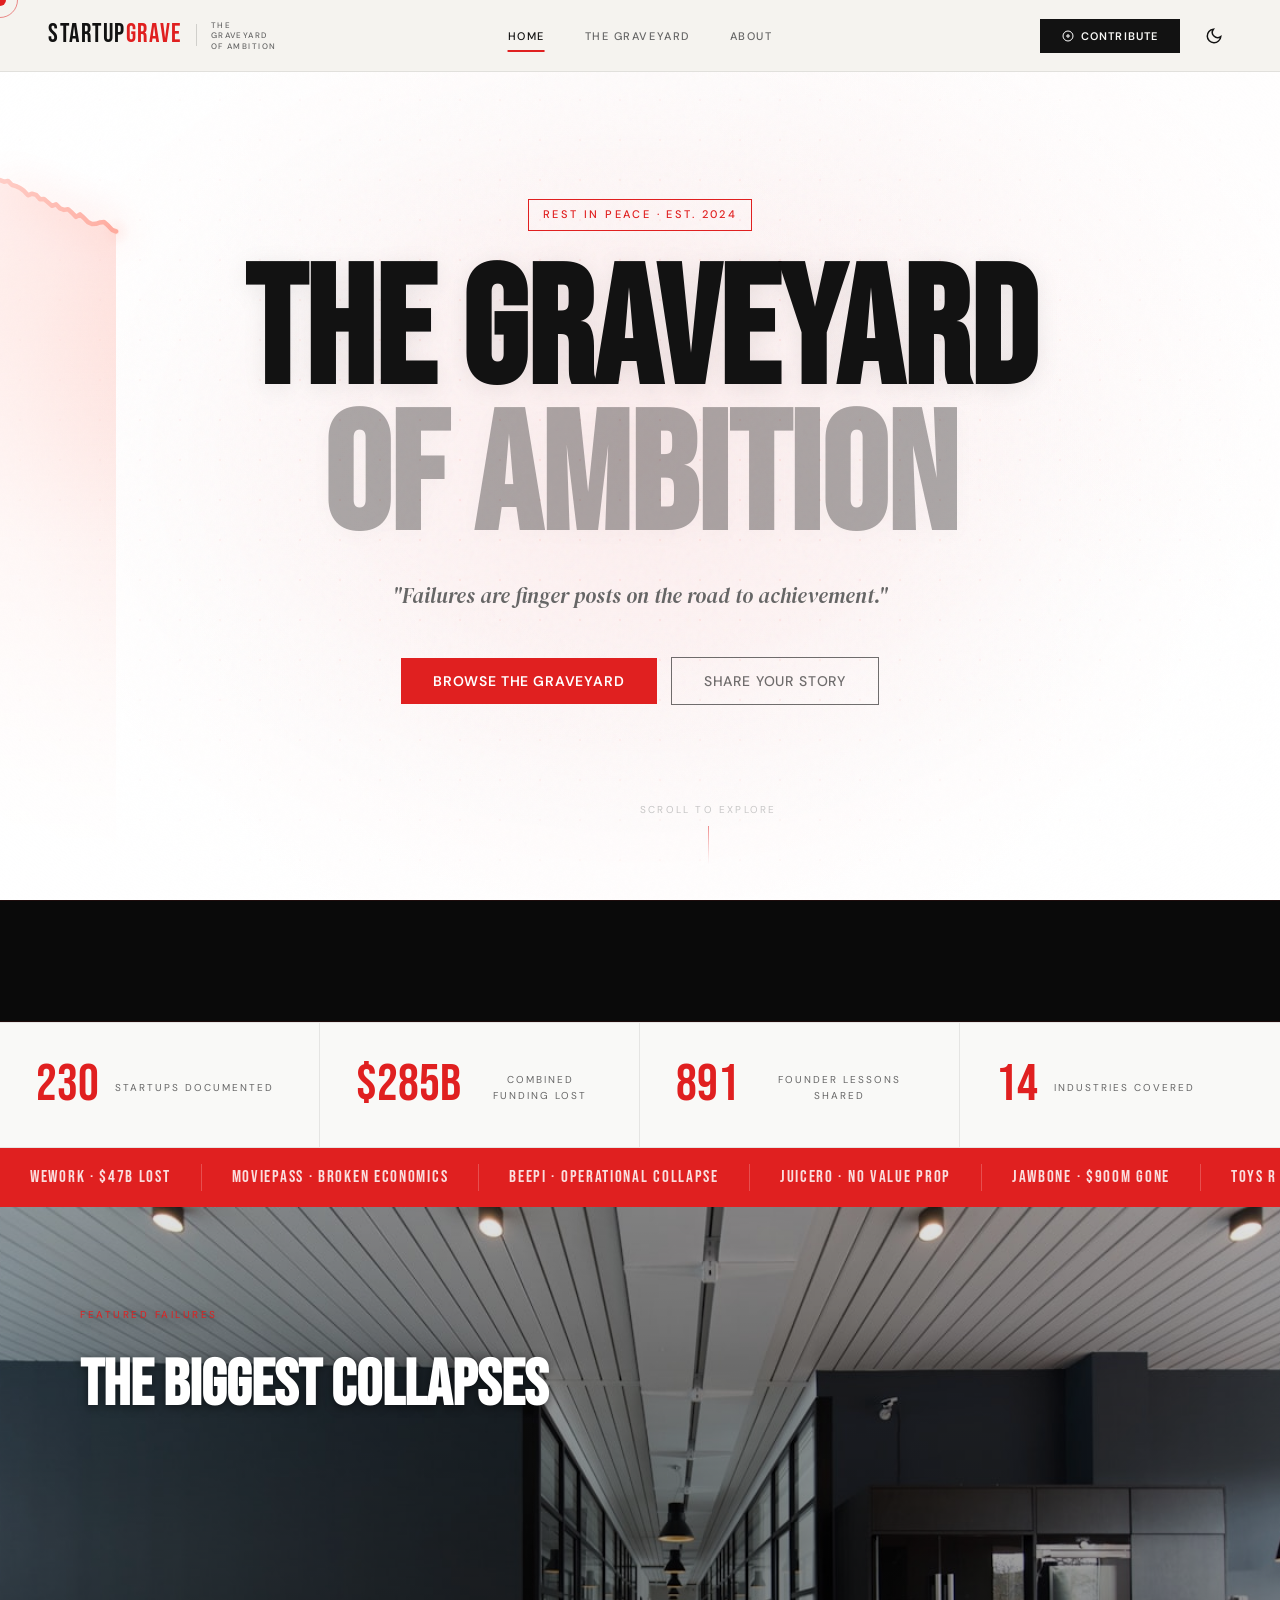
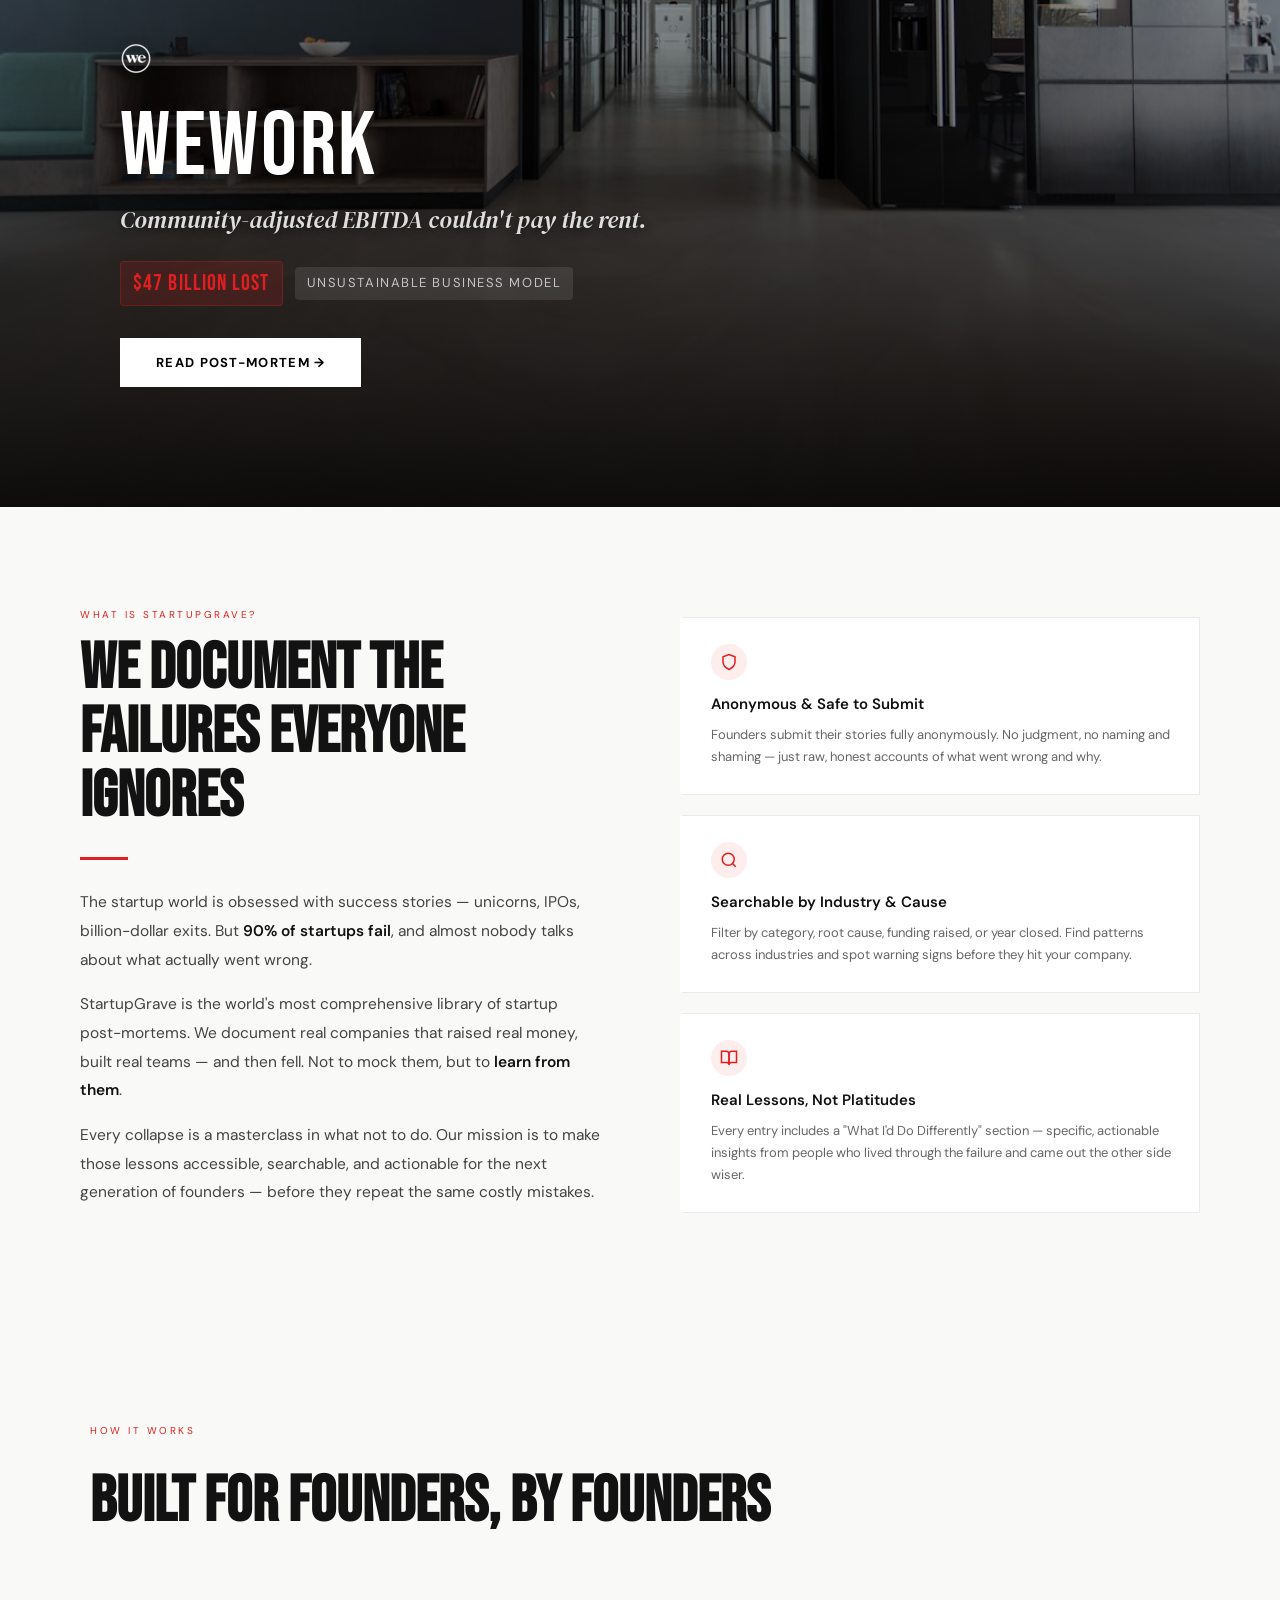
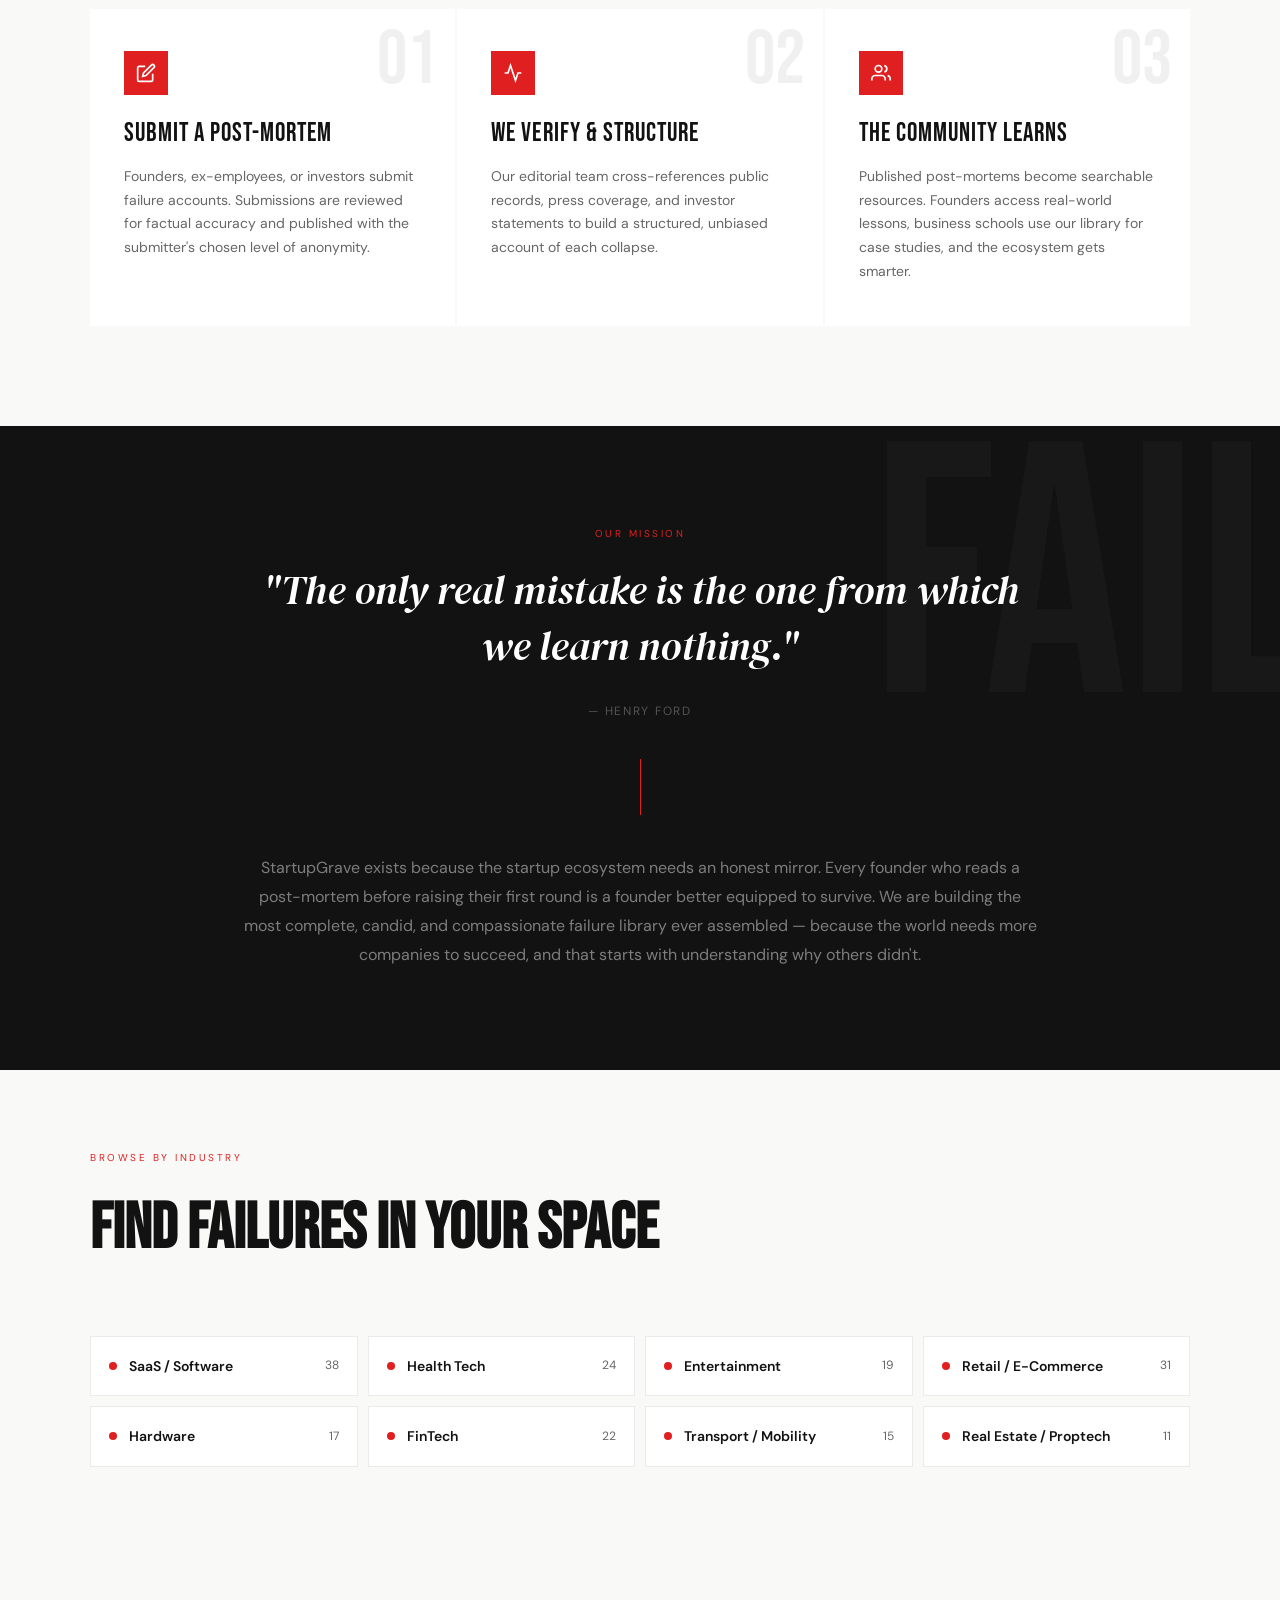
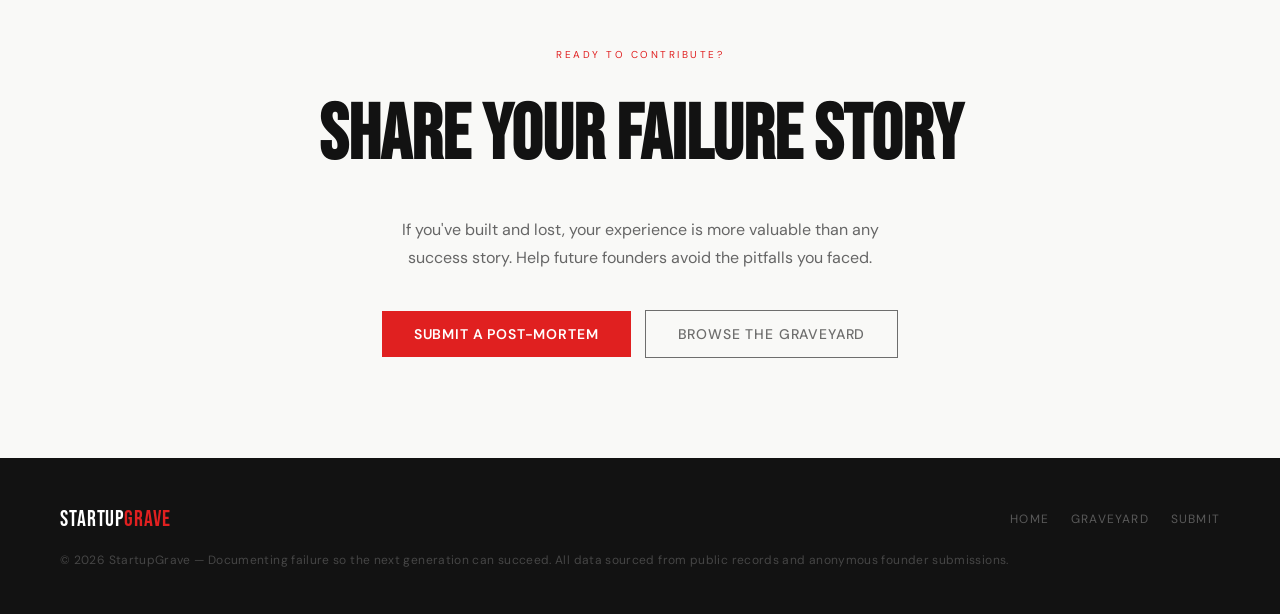
<file: index.html>
<!DOCTYPE html>
<html lang="en">

<head>
  <meta charset="UTF-8">
  <meta name="viewport" content="width=device-width, initial-scale=1.0">
  <title>StartupGrave — The Graveyard of Ambition</title>
  <link rel="preconnect" href="https://fonts.googleapis.com">
  <link
    href="https://fonts.googleapis.com/css2?family=Bebas+Neue&family=DM+Serif+Display:ital@0;1&family=DM+Sans:ital,wght@0,300;0,400;0,500;0,600;1,400&family=Syne:wght@400;600;700;800&display=swap"
    rel="stylesheet">
  <link rel="stylesheet" href="styles.css">
  <link rel="icon" type="image/png" href="assets/favicon.png">
  <script>
    const savedTheme = localStorage.getItem('sg_theme');
    if (savedTheme === 'dark' || (!savedTheme && window.matchMedia('(prefers-color-scheme: dark)').matches)) {
      document.documentElement.setAttribute('data-theme', 'dark');
    }
  </script>
</head>

<body>
  <div class="cursor" id="cursor"></div>
  <div class="cursor-ring" id="cursorRing"></div>

  <!-- NAV OVERLAY (full-screen menu) -->
  <div class="nav-overlay" id="navOverlay">
    <div class="nav-overlay-inner" style="display:grid;grid-template-columns:1fr 1fr;gap:60px;padding:100px 60px 60px;">
      <div>
        <div class="nav-overlay-links">
          <button class="nav-overlay-link active-overlay" id="navOverlayHome" onclick="navigate('home');toggleMenu()">
            <span class="nav-overlay-link-num">01</span>Home
          </button>
          <button class="nav-overlay-link" id="navOverlayGraveyard" onclick="navigate('graveyard');toggleMenu()">
            <span class="nav-overlay-link-num">02</span>The Graveyard
          </button>
          <button class="nav-overlay-link" id="navOverlayAbout" onclick="navigate('about');toggleMenu()">
            <span class="nav-overlay-link-num">03</span>About
          </button>
          <button class="nav-overlay-link" onclick="openModal();toggleMenu()">
            <span class="nav-overlay-link-num">04</span>Contribute
          </button>
        </div>
        <div class="nav-overlay-bottom"
          style="margin-top:40px;border-top:1px solid rgba(255,255,255,.06);padding-top:28px;flex-direction:column;align-items:flex-start;gap:16px;">
          <span class="nav-overlay-tagline">The Graveyard of Ambition · Est. 2024</span>
          <button class="nav-overlay-cta" onclick="openModal();toggleMenu()">
            <svg viewBox="0 0 24 24" stroke-width="2" width="12" height="12" fill="none" stroke="white">
              <circle cx="12" cy="12" r="10" />
              <line x1="12" y1="8" x2="12" y2="16" />
              <line x1="8" y1="12" x2="16" y2="12" />
            </svg>
            Submit a Startup
          </button>
        </div>
      </div>
      <div style="padding-top:8px;">
        <div
          style="font-size:9px;letter-spacing:.24em;text-transform:uppercase;color:rgba(255,255,255,.22);margin-bottom:16px;padding-bottom:10px;border-bottom:1px solid rgba(255,255,255,.06);">
          Recently Buried
        </div>
        <div id="navOverlayStartupList" style="display:flex;flex-direction:column;gap:0;"></div>
      </div>
    </div>
    <div class="nav-overlay-brand">STARTUP<br>GRAVE</div>
  </div>

  <!-- NAV -->
  <nav id="mainNav">
    <a class="nav-logo" href="#" onclick="navigate('home');return false;">
      <div class="nav-logo-wordmark">
        <span class="wm-startup">STARTUP</span><span class="wm-grave">GRAVE</span>
      </div>
      <div class="nav-logo-sep"></div>
      <span class="nav-logo-sub">The Graveyard<br>of Ambition</span>
    </a>
    <div class="nav-links">
      <button class="nav-link active-nav" id="navHome" onclick="navigate('home')">Home</button>
      <button class="nav-link" id="navGraveyard" onclick="navigate('graveyard')">The Graveyard</button>
      <button class="nav-link" id="navAbout" onclick="navigate('about')">About</button>
    </div>
    <div class="nav-right">
      <button class="nav-cta" onclick="openModal()">
        <svg viewBox="0 0 24 24" stroke-width="2">
          <circle cx="12" cy="12" r="10" />
          <line x1="12" y1="8" x2="12" y2="16" />
          <line x1="8" y1="12" x2="16" y2="12" />
        </svg>
        Contribute
      </button>
      <button class="theme-toggle" id="themeToggle" onclick="toggleTheme()" aria-label="Toggle Theme">
        <svg class="moon-icon" viewBox="0 0 24 24" fill="none" stroke="currentColor" stroke-width="2">
          <path d="M21 12.79A9 9 0 1 1 11.21 3 7 7 0 0 0 21 12.79z"></path>
        </svg>
        <svg class="sun-icon" viewBox="0 0 24 24" fill="none" stroke="currentColor" stroke-width="2"
          style="display:none">
          <circle cx="12" cy="12" r="5"></circle>
          <line x1="12" y1="1" x2="12" y2="3"></line>
          <line x1="12" y1="21" x2="12" y2="23"></line>
          <line x1="4.22" y1="4.22" x2="5.64" y2="5.64"></line>
          <line x1="18.36" y1="18.36" x2="19.78" y2="19.78"></line>
          <line x1="1" y1="12" x2="3" y2="12"></line>
          <line x1="21" y1="12" x2="23" y2="12"></line>
          <line x1="4.22" y1="19.78" x2="5.64" y2="18.36"></line>
          <line x1="18.36" y1="5.64" x2="19.78" y2="4.22"></line>
        </svg>
      </button>
      <button class="nav-hamburger" id="navHamburger" onclick="toggleMenu()">
        <span></span><span></span><span></span>
      </button>
    </div>
  </nav>

  <!-- ═══════════ HOME ═══════════ -->
  <div id="home-page" class="page active">
    <section class="home-hero">
      <canvas id="heroCrashCanvas"></canvas>
      <div id="heroVignette"></div>
      <div class="hero-eyebrow">Rest in Peace · Est. 2024</div>
      <h1 class="hero-title">The Graveyard<br><span class="dim">of Ambition</span></h1>
      <p class="hero-subtitle">"Failures are finger posts on the road to achievement."</p>
      <div class="hero-cta-row">
        <button class="btn-primary" onclick="navigate('graveyard')">Browse the Graveyard</button>
        <button class="btn-secondary" onclick="openModal()">Share Your Story</button>
      </div>
      <div class="hero-scroll">
        <span>Scroll to explore</span>
        <div class="scroll-line"></div>
      </div>
    </section>

    <!-- STARTUP CAROUSEL -->
    <section class="startup-carousel">
      <div class="carousel-marquee">
        <div class="carousel-track" id="startupCarouselTrack">
          <!-- Populated by JS -->
        </div>
      </div>
    </section>

    <div class="stats-bar">
      <div class="stat-item">
        <div class="stat-num" id="c1">0</div>
        <div class="stat-label">Startups Documented</div>
      </div>
      <div class="stat-item">
        <div class="stat-num" id="c2">$0B</div>
        <div class="stat-label">Combined Funding Lost</div>
      </div>
      <div class="stat-item">
        <div class="stat-num" id="c3">0</div>
        <div class="stat-label">Founder Lessons Shared</div>
      </div>
      <div class="stat-item">
        <div class="stat-num" id="c4">0</div>
        <div class="stat-label">Industries Covered</div>
      </div>
    </div>

    <div class="marquee-section">
      <div class="marquee-track" id="marqueeTrack"></div>
    </div>

    <!-- ═══════════ FEATURED FAILURES CAROUSEL ═══════════ -->
    <section class="home-carousel" id="homeCarousel">
      <div class="carousel-header">
        <div class="section-label">Featured Failures</div>
        <h2 class="section-title">The Biggest Collapses</h2>
      </div>
      <div class="carousel-container">
        <div class="carousel-viewport">
          <div class="carousel-track" id="carouselTrack">

            <!-- SLIDE 1: WeWork -->
            <div class="carousel-slide" data-startup-id="wework">
              <div class="carousel-slide-bg">
                <img src="assets/backgrounds/wework-bg.jpg" alt="WeWork" />
                <div class="carousel-slide-overlay"></div>
              </div>
              <div class="carousel-slide-content">
                <div class="carousel-slide-logo">
                  <img src="assets/logos/wework-logo.png" alt="WeWork logo" />
                </div>
                <div class="carousel-slide-info">
                  <div class="carousel-slide-name">WeWork</div>
                  <div class="carousel-slide-tagline">Community-adjusted EBITDA couldn't pay the rent.</div>
                  <div class="carousel-slide-meta">
                    <span class="carousel-meta-lost">$47 Billion Lost</span>
                    <span class="carousel-meta-dot">&middot;</span>
                    <span class="carousel-meta-cause">Unsustainable Business Model</span>
                  </div>
                  <button class="carousel-slide-cta" onclick="showDetail('wework')">Read Post-Mortem →</button>
                </div>
              </div>
            </div>

            <!-- SLIDE 2: Toys R Us -->
            <div class="carousel-slide" data-startup-id="toysrus">
              <div class="carousel-slide-bg">
                <img src="assets/backgrounds/toysrus-bg.jpg" alt="Toys R Us" />
                <div class="carousel-slide-overlay"></div>
              </div>
              <div class="carousel-slide-content">
                <div class="carousel-slide-logo">
                  <img src="assets/logos/toysrus-logo.png" alt="Toys R Us logo" />
                </div>
                <div class="carousel-slide-info">
                  <div class="carousel-slide-name">Toys R Us</div>
                  <div class="carousel-slide-tagline">Loaded with debt, outrun by Amazon, forgotten by kids.</div>
                  <div class="carousel-slide-meta">
                    <span class="carousel-meta-lost">$5 Billion+ Lost</span>
                    <span class="carousel-meta-dot">&middot;</span>
                    <span class="carousel-meta-cause">Private Equity Debt Load</span>
                  </div>
                  <button class="carousel-slide-cta" onclick="showDetail('toysrus')">Read Post-Mortem →</button>
                </div>
              </div>
            </div>

            <!-- SLIDE 3: Quibi -->
            <div class="carousel-slide" data-startup-id="quibi">
              <div class="carousel-slide-bg">
                <img src="assets/backgrounds/quibi-bg.jpg" alt="Quibi" />
                <div class="carousel-slide-overlay"></div>
              </div>
              <div class="carousel-slide-content">
                <div class="carousel-slide-logo">
                  <img src="assets/logos/quibi-logo.svg" alt="Quibi logo" />
                </div>
                <div class="carousel-slide-info">
                  <div class="carousel-slide-name">Quibi</div>
                  <div class="carousel-slide-tagline">$1.75B to discover nobody wanted 10-minute shows on their phone.
                  </div>
                  <div class="carousel-slide-meta">
                    <span class="carousel-meta-lost">$1.75 Billion Lost</span>
                    <span class="carousel-meta-dot">&middot;</span>
                    <span class="carousel-meta-cause">Wrong Product-Market Fit</span>
                  </div>
                  <button class="carousel-slide-cta" onclick="showDetail('quibi')">Read Post-Mortem →</button>
                </div>
              </div>
            </div>

            <!-- SLIDE 4: Theranos -->
            <div class="carousel-slide" data-startup-id="theranos">
              <div class="carousel-slide-bg">
                <img src="assets/backgrounds/theranos-bg.jpg" alt="Theranos" />
                <div class="carousel-slide-overlay"></div>
              </div>
              <div class="carousel-slide-content">
                <div class="carousel-slide-logo">
                  <img src="assets/logos/theranos-logo.svg" alt="Theranos logo" />
                </div>
                <div class="carousel-slide-info">
                  <div class="carousel-slide-name">Theranos</div>
                  <div class="carousel-slide-tagline">Fake it till you make it, until you go to prison.</div>
                  <div class="carousel-slide-meta">
                    <span class="carousel-meta-lost">$900 Million Lost</span>
                    <span class="carousel-meta-dot">&middot;</span>
                    <span class="carousel-meta-cause">Medical Fraud</span>
                  </div>
                  <button class="carousel-slide-cta" onclick="showDetail('theranos')">Read Post-Mortem →</button>
                </div>
              </div>
            </div>

            <!-- SLIDE 5: Jawbone -->
            <div class="carousel-slide" data-startup-id="jawbone">
              <div class="carousel-slide-bg">
                <img src="assets/backgrounds/jawbone-bg.jpg" alt="Jawbone" />
                <div class="carousel-slide-overlay"></div>
              </div>
              <div class="carousel-slide-content">
                <div class="carousel-slide-logo">
                  <img src="assets/logos/jawbone-logo.png" alt="Jawbone logo" />
                </div>
                <div class="carousel-slide-info">
                  <div class="carousel-slide-name">Jawbone</div>
                  <div class="carousel-slide-tagline">Pioneered wearables, perfected lawsuits, out-executed by Apple.
                  </div>
                  <div class="carousel-slide-meta">
                    <span class="carousel-meta-lost">$900 Million Lost</span>
                    <span class="carousel-meta-dot">&middot;</span>
                    <span class="carousel-meta-cause">Hardware Failure & Competition</span>
                  </div>
                  <button class="carousel-slide-cta" onclick="showDetail('jawbone')">Read Post-Mortem →</button>
                </div>
              </div>
            </div>

            <!-- SLIDE 6: Zenefits -->
            <div class="carousel-slide" data-startup-id="zenefits">
              <div class="carousel-slide-bg">
                <img src="assets/backgrounds/zenefits-bg.jpg" alt="Zenefits" />
                <div class="carousel-slide-overlay"></div>
              </div>
              <div class="carousel-slide-content">
                <div class="carousel-slide-logo">
                  <img src="assets/logos/zenefits-logo.png" alt="Zenefits logo" />
                </div>
                <div class="carousel-slide-info">
                  <div class="carousel-slide-name">Zenefits</div>
                  <div class="carousel-slide-tagline">Grew 10x per year until compliance destroyed it.</div>
                  <div class="carousel-slide-meta">
                    <span class="carousel-meta-lost">$584 Million Lost</span>
                    <span class="carousel-meta-dot">&middot;</span>
                    <span class="carousel-meta-cause">Compliance & Culture Failure</span>
                  </div>
                  <button class="carousel-slide-cta" onclick="showDetail('zenefits')">Read Post-Mortem →</button>
                </div>
              </div>
            </div>

            <!-- SLIDE 7: MoviePass -->
            <div class="carousel-slide" data-startup-id="moviepass">
              <div class="carousel-slide-bg">
                <img src="assets/backgrounds/moviepass-bg.jpg" alt="MoviePass" />
                <div class="carousel-slide-overlay"></div>
              </div>
              <div class="carousel-slide-content">
                <div class="carousel-slide-logo">
                  <img src="assets/logos/moviepass-logo.png" alt="MoviePass logo" />
                </div>
                <div class="carousel-slide-info">
                  <div class="carousel-slide-name">MoviePass</div>
                  <div class="carousel-slide-tagline">We lose money on every ticket, but we'll make it up in volume.
                  </div>
                  <div class="carousel-slide-meta">
                    <span class="carousel-meta-lost">$400 Million Lost</span>
                    <span class="carousel-meta-dot">&middot;</span>
                    <span class="carousel-meta-cause">Fundamentally Flawed Unit Economics</span>
                  </div>
                  <button class="carousel-slide-cta" onclick="showDetail('moviepass')">Read Post-Mortem →</button>
                </div>
              </div>
            </div>

          </div>
        </div>

        <!-- Navigation Arrows -->
        <button class="carousel-arrow carousel-arrow-prev" id="carouselPrev" aria-label="Previous slide">
          <svg viewBox="0 0 24 24" fill="none" stroke="currentColor" stroke-width="2">
            <polyline points="15 18 9 12 15 6" />
          </svg>
        </button>
        <button class="carousel-arrow carousel-arrow-next" id="carouselNext" aria-label="Next slide">
          <svg viewBox="0 0 24 24" fill="none" stroke="currentColor" stroke-width="2">
            <polyline points="9 6 15 12 9 18" />
          </svg>
        </button>
      </div>

      <!-- Dot Indicators -->
      <div class="carousel-dots" id="carouselDots">
        <button class="carousel-dot active" data-index="0" aria-label="Slide 1"></button>
        <button class="carousel-dot" data-index="1" aria-label="Slide 2"></button>
        <button class="carousel-dot" data-index="2" aria-label="Slide 3"></button>
        <button class="carousel-dot" data-index="3" aria-label="Slide 4"></button>
        <button class="carousel-dot" data-index="4" aria-label="Slide 5"></button>
        <button class="carousel-dot" data-index="5" aria-label="Slide 6"></button>
        <button class="carousel-dot" data-index="6" aria-label="Slide 7"></button>
      </div>
    </section>

    <section class="about-section">
      <div class="about-left">
        <div class="about-label">What is StartupGrave?</div>
        <h2 class="about-heading">We Document the Failures Everyone Ignores</h2>
        <div class="about-divider"></div>
        <div class="about-body">
          <p>The startup world is obsessed with success stories — unicorns, IPOs, billion-dollar exits. But <strong>90%
              of startups fail</strong>, and almost nobody talks about what actually went wrong.</p>
          <p>StartupGrave is the world's most comprehensive library of startup post-mortems. We document real companies
            that raised real money, built real teams — and then fell. Not to mock them, but to <strong>learn from
              them</strong>.</p>
          <p>Every collapse is a masterclass in what not to do. Our mission is to make those lessons accessible,
            searchable, and actionable for the next generation of founders — before they repeat the same costly
            mistakes.</p>
        </div>
      </div>
      <div class="about-right">
        <div class="about-card">
          <div class="about-card-icon"><svg viewBox="0 0 24 24" stroke-width="2">
              <path d="M12 22s8-4 8-10V5l-8-3-8 3v7c0 6 8 10 8 10z" />
            </svg></div>
          <div class="about-card-title">Anonymous &amp; Safe to Submit</div>
          <div class="about-card-text">Founders submit their stories fully anonymously. No judgment, no naming and
            shaming — just raw, honest accounts of what went wrong and why.</div>
        </div>
        <div class="about-card">
          <div class="about-card-icon"><svg viewBox="0 0 24 24" stroke-width="2">
              <circle cx="11" cy="11" r="8" />
              <line x1="21" y1="21" x2="16.65" y2="16.65" />
            </svg></div>
          <div class="about-card-title">Searchable by Industry &amp; Cause</div>
          <div class="about-card-text">Filter by category, root cause, funding raised, or year closed. Find patterns
            across industries and spot warning signs before they hit your company.</div>
        </div>
        <div class="about-card">
          <div class="about-card-icon"><svg viewBox="0 0 24 24" stroke-width="2">
              <path d="M2 3h6a4 4 0 014 4v14a3 3 0 00-3-3H2z" />
              <path d="M22 3h-6a4 4 0 00-4 4v14a3 3 0 013-3h7z" />
            </svg></div>
          <div class="about-card-title">Real Lessons, Not Platitudes</div>
          <div class="about-card-text">Every entry includes a "What I'd Do Differently" section — specific, actionable
            insights from people who lived through the failure and came out the other side wiser.</div>
        </div>
      </div>
    </section>

    <section class="how-section">
      <div class="how-inner">
        <div class="section-label">How It Works</div>
        <h2 class="section-title">Built for Founders, by Founders</h2>
        <div class="how-grid">
          <div class="how-step">
            <div class="how-step-num">01</div>
            <div class="how-step-icon"><svg viewBox="0 0 24 24" stroke-width="2">
                <path d="M11 4H4a2 2 0 00-2 2v14a2 2 0 002 2h14a2 2 0 002-2v-7" />
                <path d="M18.5 2.5a2.121 2.121 0 013 3L12 15l-4 1 1-4 9.5-9.5z" />
              </svg></div>
            <div class="how-step-title">Submit a Post-Mortem</div>
            <div class="how-step-text">Founders, ex-employees, or investors submit failure accounts. Submissions are
              reviewed for factual accuracy and published with the submitter's chosen level of anonymity.</div>
          </div>
          <div class="how-step">
            <div class="how-step-num">02</div>
            <div class="how-step-icon"><svg viewBox="0 0 24 24" stroke-width="2">
                <polyline points="22 12 18 12 15 21 9 3 6 12 2 12" />
              </svg></div>
            <div class="how-step-title">We Verify &amp; Structure</div>
            <div class="how-step-text">Our editorial team cross-references public records, press coverage, and investor
              statements to build a structured, unbiased account of each collapse.</div>
          </div>
          <div class="how-step">
            <div class="how-step-num">03</div>
            <div class="how-step-icon"><svg viewBox="0 0 24 24" stroke-width="2">
                <path d="M17 21v-2a4 4 0 00-4-4H5a4 4 0 00-4 4v2" />
                <circle cx="9" cy="7" r="4" />
                <path d="M23 21v-2a4 4 0 00-3-3.87M16 3.13a4 4 0 010 7.75" />
              </svg></div>
            <div class="how-step-title">The Community Learns</div>
            <div class="how-step-text">Published post-mortems become searchable resources. Founders access real-world
              lessons, business schools use our library for case studies, and the ecosystem gets smarter.</div>
          </div>
        </div>
      </div>
    </section>

    <section class="mission-section">
      <div class="mission-inner">
        <div class="mission-eyebrow">Our Mission</div>
        <p class="mission-quote">"The only real mistake is the one from which we learn nothing."</p>
        <div class="mission-attr">— Henry Ford</div>
        <div class="mission-divider"></div>
        <p class="mission-body">StartupGrave exists because the startup ecosystem needs an honest mirror. Every founder
          who reads a post-mortem before raising their first round is a founder better equipped to survive. We are
          building the most complete, candid, and compassionate failure library ever assembled — because the world needs
          more companies to succeed, and that starts with understanding why others didn't.</p>
      </div>
    </section>

    <section class="categories-section">
      <div class="categories-inner">
        <div class="section-label">Browse by Industry</div>
        <h2 class="section-title">Find Failures In Your Space</h2>
        <div class="categories-grid">
          <div class="cat-pill" onclick="navigate('graveyard','SaaS')">
            <div class="cat-dot"></div>
            <div class="cat-pill-name">SaaS / Software</div>
            <div class="cat-pill-count">38</div>
          </div>
          <div class="cat-pill" onclick="navigate('graveyard','Health')">
            <div class="cat-dot"></div>
            <div class="cat-pill-name">Health Tech</div>
            <div class="cat-pill-count">24</div>
          </div>
          <div class="cat-pill" onclick="navigate('graveyard','Entertainment')">
            <div class="cat-dot"></div>
            <div class="cat-pill-name">Entertainment</div>
            <div class="cat-pill-count">19</div>
          </div>
          <div class="cat-pill" onclick="navigate('graveyard','Retail')">
            <div class="cat-dot"></div>
            <div class="cat-pill-name">Retail / E-Commerce</div>
            <div class="cat-pill-count">31</div>
          </div>
          <div class="cat-pill" onclick="navigate('graveyard','Hardware')">
            <div class="cat-dot"></div>
            <div class="cat-pill-name">Hardware</div>
            <div class="cat-pill-count">17</div>
          </div>
          <div class="cat-pill" onclick="navigate('graveyard','Finance')">
            <div class="cat-dot"></div>
            <div class="cat-pill-name">FinTech</div>
            <div class="cat-pill-count">22</div>
          </div>
          <div class="cat-pill" onclick="navigate('graveyard','Transport')">
            <div class="cat-dot"></div>
            <div class="cat-pill-name">Transport / Mobility</div>
            <div class="cat-pill-count">15</div>
          </div>
          <div class="cat-pill" onclick="navigate('graveyard','Real Estate')">
            <div class="cat-dot"></div>
            <div class="cat-pill-name">Real Estate / Proptech</div>
            <div class="cat-pill-count">11</div>
          </div>
        </div>
      </div>
    </section>

    <section class="home-cta-section">
      <div class="section-label">Ready to Contribute?</div>
      <h2 class="home-cta-title">Share Your Failure Story</h2>
      <p class="home-cta-sub">If you've built and lost, your experience is more valuable than any success story. Help
        future founders avoid the pitfalls you faced.</p>
      <div class="home-cta-buttons">
        <button class="btn-primary" onclick="openModal()">Submit a Post-Mortem</button>
        <button class="btn-secondary" onclick="navigate('graveyard')">Browse the Graveyard</button>
      </div>
    </section>

    <footer>
      <div class="footer-logo">STARTUP<span>GRAVE</span></div>
      <div class="footer-links">
        <button class="footer-link" onclick="navigate('home')">Home</button>
        <button class="footer-link" onclick="navigate('graveyard')">Graveyard</button>
        <button class="footer-link" onclick="openModal()">Submit</button>
      </div>
      <div class="footer-copy">© 2026 StartupGrave — Documenting failure so the next generation can succeed. All data
        sourced from public records and anonymous founder submissions.</div>
    </footer>
  </div>

  <!-- ═══════════ GRAVEYARD ═══════════ -->
  <div id="graveyard-page" class="page">
    <div class="graveyard-hero">
      <div class="gh-inner">
        <div class="gh-eyebrow">The Archive</div>
        <h1 class="gh-title">THE GRAVEYARD</h1>
      </div>
      <!-- Search & Filter floated right inside hero -->
      <div style="position:absolute;bottom:32px;right:60px;display:flex;align-items:center;gap:12px;z-index:2;">
        <div class="search-box"
          style="background:rgba(255,255,255,.07);border-color:rgba(255,255,255,.12);min-width:240px;">
          <svg viewBox="0 0 24 24" stroke-width="2" style="stroke:rgba(255,255,255,.3)">
            <circle cx="11" cy="11" r="8" />
            <line x1="21" y1="21" x2="16.65" y2="16.65" />
          </svg>
          <input type="text" placeholder="Search company, cause…" id="searchInput" oninput="filterCards()"
            style="color:white;">
        </div>
        <select class="filter-select" id="categoryFilter" onchange="filterCards()"
          style="background:#1a1a1a;color:rgba(255,255,255,.7);border-color:rgba(255,255,255,.12);">
          <option value="">All Categories</option>
          <option value="Real Estate">Real Estate</option>
          <option value="Entertainment">Entertainment</option>
          <option value="Automotive">Automotive</option>
          <option value="Hardware">Hardware</option>
          <option value="Health">Health Tech</option>
          <option value="Retail">Retail</option>
          <option value="Transport">Transport</option>
          <option value="Finance">Finance</option>
          <option value="SaaS">SaaS</option>
          <option value="Social">Social Media</option>
          <option value="Food">Food Tech</option>
        </select>
        <span class="result-count" id="resultCount" style="color:rgba(255,255,255,.35);">Showing 18 entries</span>
      </div>
    </div>

    <!-- TWO-COL LIST -->
    <div class="gy-list-outer" id="graveyardListOuter">
      <!-- Rendered by JS -->
    </div>

    <footer>
      <div class="footer-logo">STARTUP<span>GRAVE</span></div>
      <div class="footer-links">
        <button class="footer-link" onclick="navigate('home')">Home</button>
        <button class="footer-link" onclick="navigate('graveyard')">Graveyard</button>
        <button class="footer-link" onclick="openModal()">Submit</button>
      </div>
      <div class="footer-copy">© 2026 StartupGrave.</div>
    </footer>
  </div>

  <!-- ═══════════ ABOUT ═══════════ -->
  <div id="about-page" class="page">

    <!-- HERO -->
    <section class="ab-hero">
      <div class="ab-hero-grid"></div>
      <div class="ab-hero-glow"></div>
      <div class="ab-hero-ghost">FAIL</div>
      <div class="ab-hero-content">
        <div class="ab-hero-eyebrow">Est. 2024 · Open Archive</div>
        <h1 class="ab-hero-title">ABOUT<br><span class="ab-dim">STARTUP</span><br>GRAVE</h1>
        <p class="ab-hero-sub">"The graveyard of ambition is also the library of wisdom. Every failure contains a lesson
          no business school will teach you."</p>
        <div class="ab-hero-divider"></div>
      </div>
    </section>

    <!-- MISSION -->
    <section>
      <div class="ab-mission">
        <div class="ab-mission-left">
          <div class="ab-mission-label">Our Mission</div>
          <h2 class="ab-mission-title">WHY WE DOCUMENT FAILURE</h2>
          <div class="ab-mission-bar"></div>
          <div class="ab-mission-text">
            <p>Every year, thousands of startups raise hundreds of millions of dollars, hire brilliant people, and
              pursue audacious visions — and then quietly disappear. Their stories are told in press releases and
              post-mortems that vanish into the internet, leaving the next generation of founders to repeat the same
              fatal mistakes.</p>
            <p><strong>StartupGrave exists to change that.</strong> We believe that failure is the most undervalued
              asset in the startup ecosystem. The lessons embedded in each collapse — the governance failures, the unit
              economics blindspots, the timing miscalculations — are worth more than any MBA curriculum.</p>
            <p>We are not here to mock the fallen. We are here to honour them with the only tribute that matters:
              <strong>making sure their mistakes are never repeated.</strong>
            </p>
          </div>
        </div>
        <div class="ab-mission-right">
          <div class="ab-mission-card" id="abmc-1">
            <div class="ab-mc-icon"><svg viewBox="0 0 24 24">
                <path d="M22 11.08V12a10 10 0 11-5.93-9.14" />
                <polyline points="22 4 12 14.01 9 11.01" />
              </svg></div>
            <div class="ab-mc-title">Radical Transparency</div>
            <div class="ab-mc-text">We publish what really happened — not the sanitised version. Real mistakes, real
              consequences, real lessons.</div>
          </div>
          <div class="ab-mission-card" id="abmc-2">
            <div class="ab-mc-icon"><svg viewBox="0 0 24 24">
                <path d="M12 22s8-4 8-10V5l-8-3-8 3v7c0 6 8 10 8 10z" />
              </svg></div>
            <div class="ab-mc-title">Anonymity First</div>
            <div class="ab-mc-text">Founders, employees and investors can submit stories completely anonymously. No
              names, no blame — just truth.</div>
          </div>
          <div class="ab-mission-card" id="abmc-3">
            <div class="ab-mc-icon"><svg viewBox="0 0 24 24">
                <circle cx="12" cy="12" r="10" />
                <line x1="2" y1="12" x2="22" y2="12" />
                <path d="M12 2a15.3 15.3 0 010 20M12 2a15.3 15.3 0 000 20" />
              </svg></div>
            <div class="ab-mc-title">Open to All</div>
            <div class="ab-mc-text">This archive belongs to the founder community. Free to read, free to contribute,
              forever.</div>
          </div>
        </div>
      </div>
    </section>

    <!-- NUMBERS -->
    <section class="ab-numbers">
      <div class="ab-numbers-inner">
        <div class="ab-numbers-header">
          <div class="ab-numbers-eyebrow">The Scale of Failure</div>
          <div class="ab-numbers-title">The Graveyard in Numbers</div>
        </div>
        <div class="ab-numbers-grid">
          <div class="ab-num-card" id="abnum-1">
            <div class="ab-num-value" id="abN1">0</div>
            <div class="ab-num-label">Companies Documented</div>
            <div class="ab-num-sub">and counting</div>
          </div>
          <div class="ab-num-card" id="abnum-2">
            <div class="ab-num-value">$<span id="abN2">0</span>B</div>
            <div class="ab-num-label">Combined Capital Lost</div>
            <div class="ab-num-sub">investor & founder capital</div>
          </div>
          <div class="ab-num-card" id="abnum-3">
            <div class="ab-num-value" id="abN3">0</div>
            <div class="ab-num-label">Lessons Extracted</div>
            <div class="ab-num-sub">from every postmortem</div>
          </div>
          <div class="ab-num-card" id="abnum-4">
            <div class="ab-num-value" id="abN4">0</div>
            <div class="ab-num-label">Industries Covered</div>
            <div class="ab-num-sub">from SaaS to hardware</div>
          </div>
        </div>
      </div>
    </section>

    <!-- HOW IT WORKS -->
    <section class="ab-how">
      <div class="ab-how-inner">
        <div class="ab-how-header">
          <div class="ab-how-eyebrow">The Process</div>
          <div class="ab-how-title">How We Work</div>
        </div>
        <div class="ab-how-grid">
          <div class="ab-how-step" id="abhow-1">
            <div class="ab-how-step-num">01</div>
            <div class="ab-how-step-icon"><svg viewBox="0 0 24 24">
                <path d="M11 4H4a2 2 0 00-2 2v14a2 2 0 002 2h14a2 2 0 002-2v-7" />
                <path d="M18.5 2.5a2.121 2.121 0 013 3L12 15l-4 1 1-4 9.5-9.5z" />
              </svg></div>
            <div class="ab-how-step-title">Submit a Story</div>
            <div class="ab-how-step-text">Founders, employees, and investors submit failure stories through our
              anonymous intake form. No attribution required — only honesty.</div>
          </div>
          <div class="ab-how-step" id="abhow-2">
            <div class="ab-how-step-num">02</div>
            <div class="ab-how-step-icon"><svg viewBox="0 0 24 24">
                <circle cx="11" cy="11" r="8" />
                <line x1="21" y1="21" x2="16.65" y2="16.65" />
              </svg></div>
            <div class="ab-how-step-title">Research & Verify</div>
            <div class="ab-how-step-text">We cross-reference submissions against public records, SEC filings, news
              archives, and court documents to build an accurate picture.</div>
          </div>
          <div class="ab-how-step" id="abhow-3">
            <div class="ab-how-step-num">03</div>
            <div class="ab-how-step-icon"><svg viewBox="0 0 24 24">
                <path d="M17 21v-2a4 4 0 00-4-4H5a4 4 0 00-4 4v2" />
                <circle cx="9" cy="7" r="4" />
                <path d="M23 21v-2a4 4 0 00-3-3.87M16 3.13a4 4 0 010 7.75" />
              </svg></div>
            <div class="ab-how-step-title">Publish & Preserve</div>
            <div class="ab-how-step-text">Every entry is structured around The Hype, The Mistake, and What I'd Do
              Differently — so every lesson is extractable and actionable.</div>
          </div>
        </div>
      </div>
    </section>

    <!-- MANIFESTO -->
    <section class="ab-manifesto">
      <div class="ab-manifesto-inner">
        <div class="ab-manifesto-eyebrow">The Manifesto</div>
        <div class="ab-manifesto-quote" id="abManifesto1">
          "Failures are finger posts on the road to achievement. Every headstone in this graveyard marks a path someone
          walked so you don't have to walk it blindly."
        </div>
        <div class="ab-manifesto-divider"></div>
        <div class="ab-manifesto-body" id="abManifesto2">
          We live in a culture that celebrates the unicorn and erases the carcass. TechCrunch writes about the
          billion-dollar raise; nobody writes the obituary. <strong>We write the obituary.</strong> Not to punish those
          who tried, but because every cautionary tale is worth more than a thousand success stories to the next founder
          staring at a pitch deck at midnight. The startup graveyard is not a place of shame. <strong>It is a library.
            Use it.</strong>
        </div>
      </div>
    </section>

    <!-- VALUES -->
    <section class="ab-values">
      <div class="ab-values-inner">
        <div class="ab-values-header">
          <div>
            <div class="ab-values-eyebrow">What We Stand For</div>
            <div class="ab-values-title">Our Values</div>
          </div>
        </div>
        <div class="ab-values-grid">
          <div class="ab-value-item" id="abval-1">
            <div class="ab-value-num">01</div>
            <div class="ab-value-content">
              <div class="ab-value-title">Failure Is Data</div>
              <div class="ab-value-text">Every collapse contains signal. We treat each failure as a structured dataset —
                extracting root causes, patterns, and preventable decisions that others can learn from.</div>
            </div>
          </div>
          <div class="ab-value-item" id="abval-2">
            <div class="ab-value-num">02</div>
            <div class="ab-value-content">
              <div class="ab-value-title">No Shame, Only Lessons</div>
              <div class="ab-value-text">We never mock the fallen. Trying and failing is the most honourable thing a
                founder can do. We document without judgement and preserve without malice.</div>
            </div>
          </div>
          <div class="ab-value-item" id="abval-3">
            <div class="ab-value-num">03</div>
            <div class="ab-value-content">
              <div class="ab-value-title">Radical Honesty</div>
              <div class="ab-value-text">Sanitised post-mortems help nobody. We push past the press release narrative to
                the actual sequence of decisions that led to the end. Uncomfortable truths included.</div>
            </div>
          </div>
          <div class="ab-value-item" id="abval-4">
            <div class="ab-value-num">04</div>
            <div class="ab-value-content">
              <div class="ab-value-title">Community Owned</div>
              <div class="ab-value-text">This archive is built by the community it serves. Founders, operators, and
                investors who lived through these stories are its most important contributors.</div>
            </div>
          </div>
        </div>
      </div>
    </section>

    <!-- CTA -->
    <section class="ab-cta">
      <div class="ab-cta-eyebrow">Join the Archive</div>
      <h2 class="ab-cta-title" id="abCta">KNOW A<br>STORY?</h2>
      <p class="ab-cta-sub">Every failure deserves to be documented. Submit anonymously and help the next generation of
        founders learn before they burn.</p>
      <div class="ab-cta-buttons">
        <button class="btn-primary" onclick="openModal()">Submit a Failure</button>
        <button class="btn-secondary" onclick="navigate('graveyard')">Browse the Graveyard</button>
      </div>
    </section>

    <footer>
      <div class="footer-logo">STARTUP<span>GRAVE</span></div>
      <div class="footer-links">
        <button class="footer-link" onclick="navigate('home')">Home</button>
        <button class="footer-link" onclick="navigate('graveyard')">Graveyard</button>
        <button class="footer-link" onclick="navigate('about')">About</button>
      </div>
      <div class="footer-copy">© 2026 StartupGrave.</div>
    </footer>
  </div>

  <!-- ═══════════ DETAIL ═══════════ -->
  <div id="detail-page" class="page">
    <div id="detail-progress"></div>
    <div id="detailHero"></div>
    <div id="detailBody"></div>
    <section class="dh-related" id="detailRelated" style="display:none"></section>
    <footer>
      <div class="footer-logo">STARTUP<span>GRAVE</span></div>
      <div class="footer-links">
        <button class="footer-link" onclick="navigate('home')">Home</button>
        <button class="footer-link" onclick="navigate('graveyard')">Graveyard</button>
        <button class="footer-link" onclick="openModal()">Submit</button>
      </div>
      <div class="footer-copy">© 2026 StartupGrave — Documenting failure so the next generation can succeed.</div>
    </footer>
  </div>

  <!-- MODAL -->
  <div class="modal-overlay" id="modalOverlay" onclick="closeModalOut(event)">
    <div class="modal">
      <button class="modal-close" onclick="closeModal()">✕</button>
      <div class="modal-eyebrow">Anonymous · Verified · Published</div>
      <h2 class="modal-title">Submit a Failure</h2>
      <p class="modal-sub">Help the next generation of founders learn. All submissions can be fully anonymous.</p>
      <div class="form-group"><label class="form-label">Company Name</label><input type="text" class="form-input"
          placeholder="e.g. MyCoolStartup"></div>
      <div class="form-group"><label class="form-label">Industry</label>
        <select class="form-input">
          <option>Select category…</option>
          <option>SaaS / Software</option>
          <option>E-Commerce</option>
          <option>Health Tech</option>
          <option>FinTech</option>
          <option>Hardware</option>
          <option>Consumer</option>
          <option>Other</option>
        </select>
      </div>
      <div class="form-group"><label class="form-label">Founded → Closed</label><input type="text" class="form-input"
          placeholder="e.g. 2018 — 2022"></div>
      <div class="form-group"><label class="form-label">The Hype — What did you promise?</label><textarea
          class="form-textarea" placeholder="What was the vision?"></textarea></div>
      <div class="form-group"><label class="form-label">The Mistake — What went wrong?</label><textarea
          class="form-textarea" placeholder="What were the critical errors?"></textarea></div>
      <div class="form-group"><label class="form-label">What I'd Do Differently</label><textarea class="form-textarea"
          placeholder="Your wisdom for the next founder…"></textarea></div>
      <div class="form-group"><label class="form-anon"><input type="checkbox" checked> Submit anonymously</label></div>
      <button class="form-submit" onclick="submitForm()">Submit to the Graveyard</button>
    </div>
  </div>
  <script src="script.js"></script>
</body>

</html>
</file>
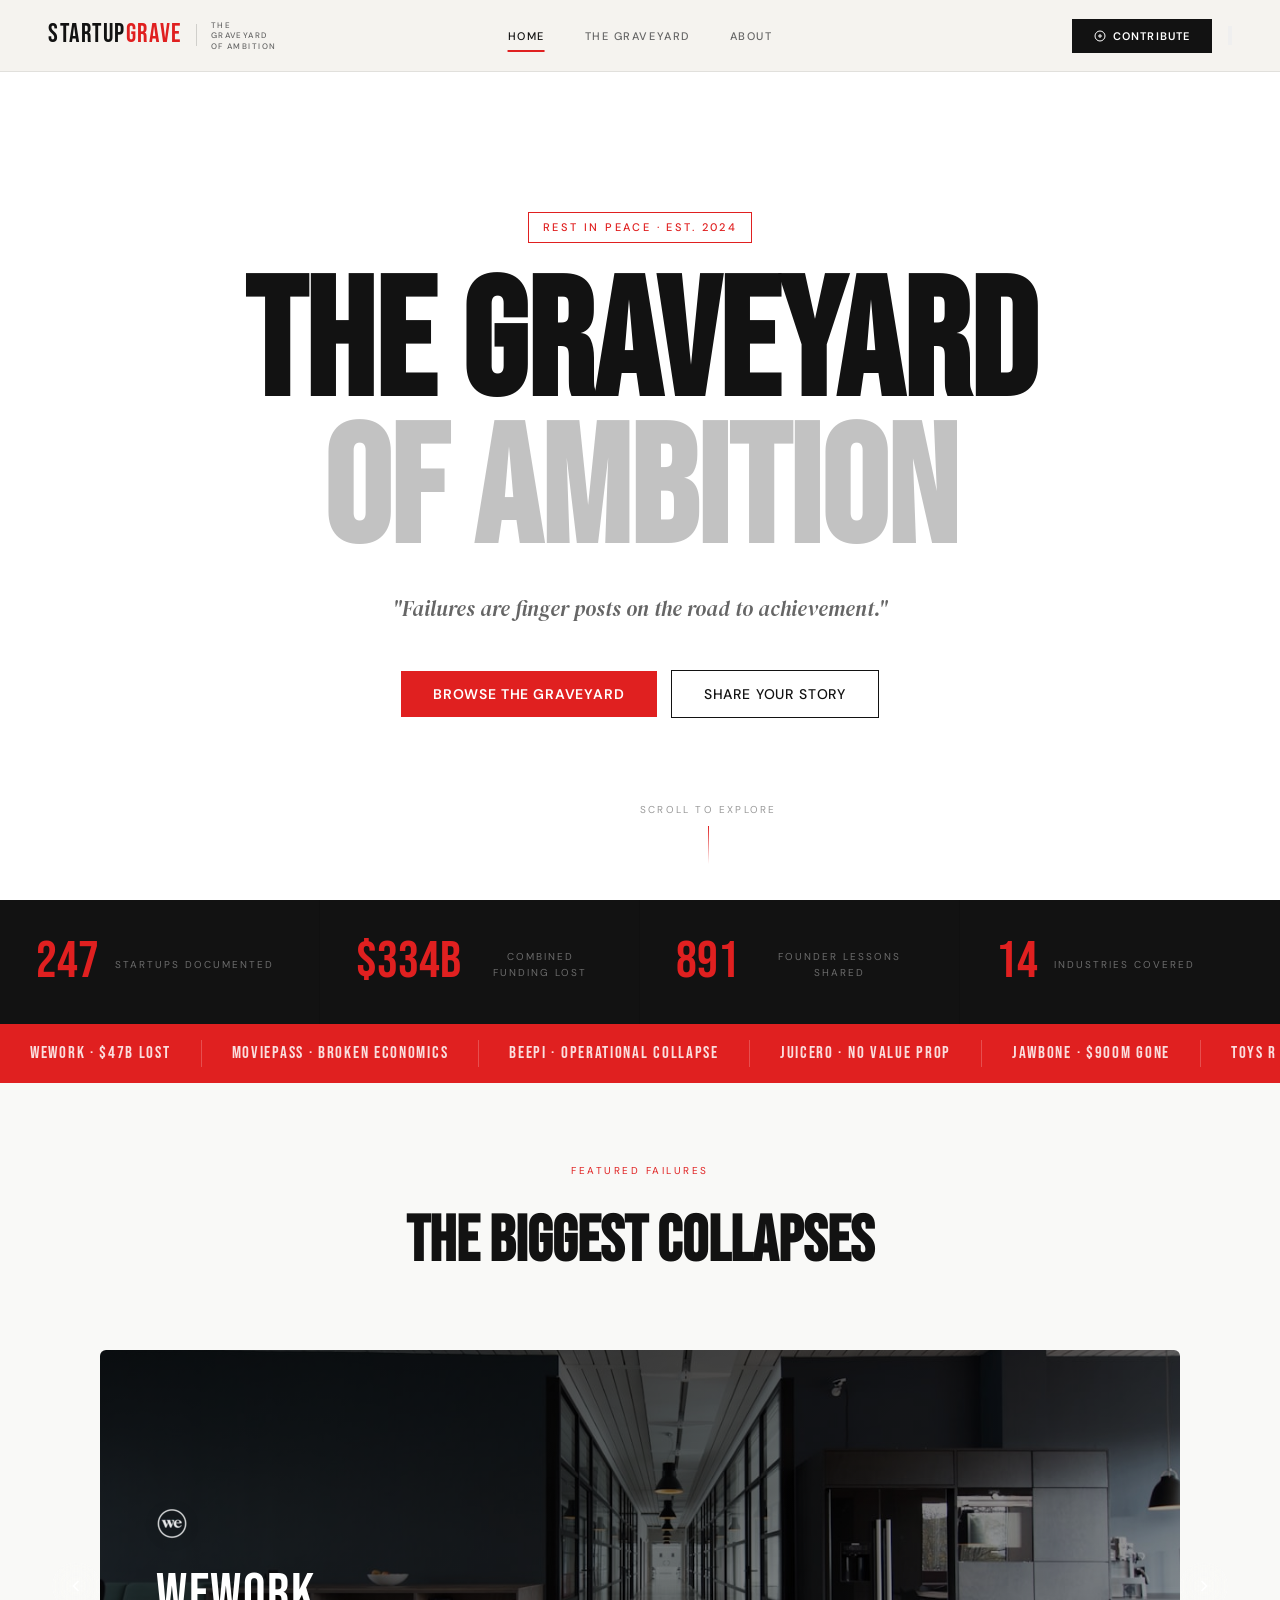
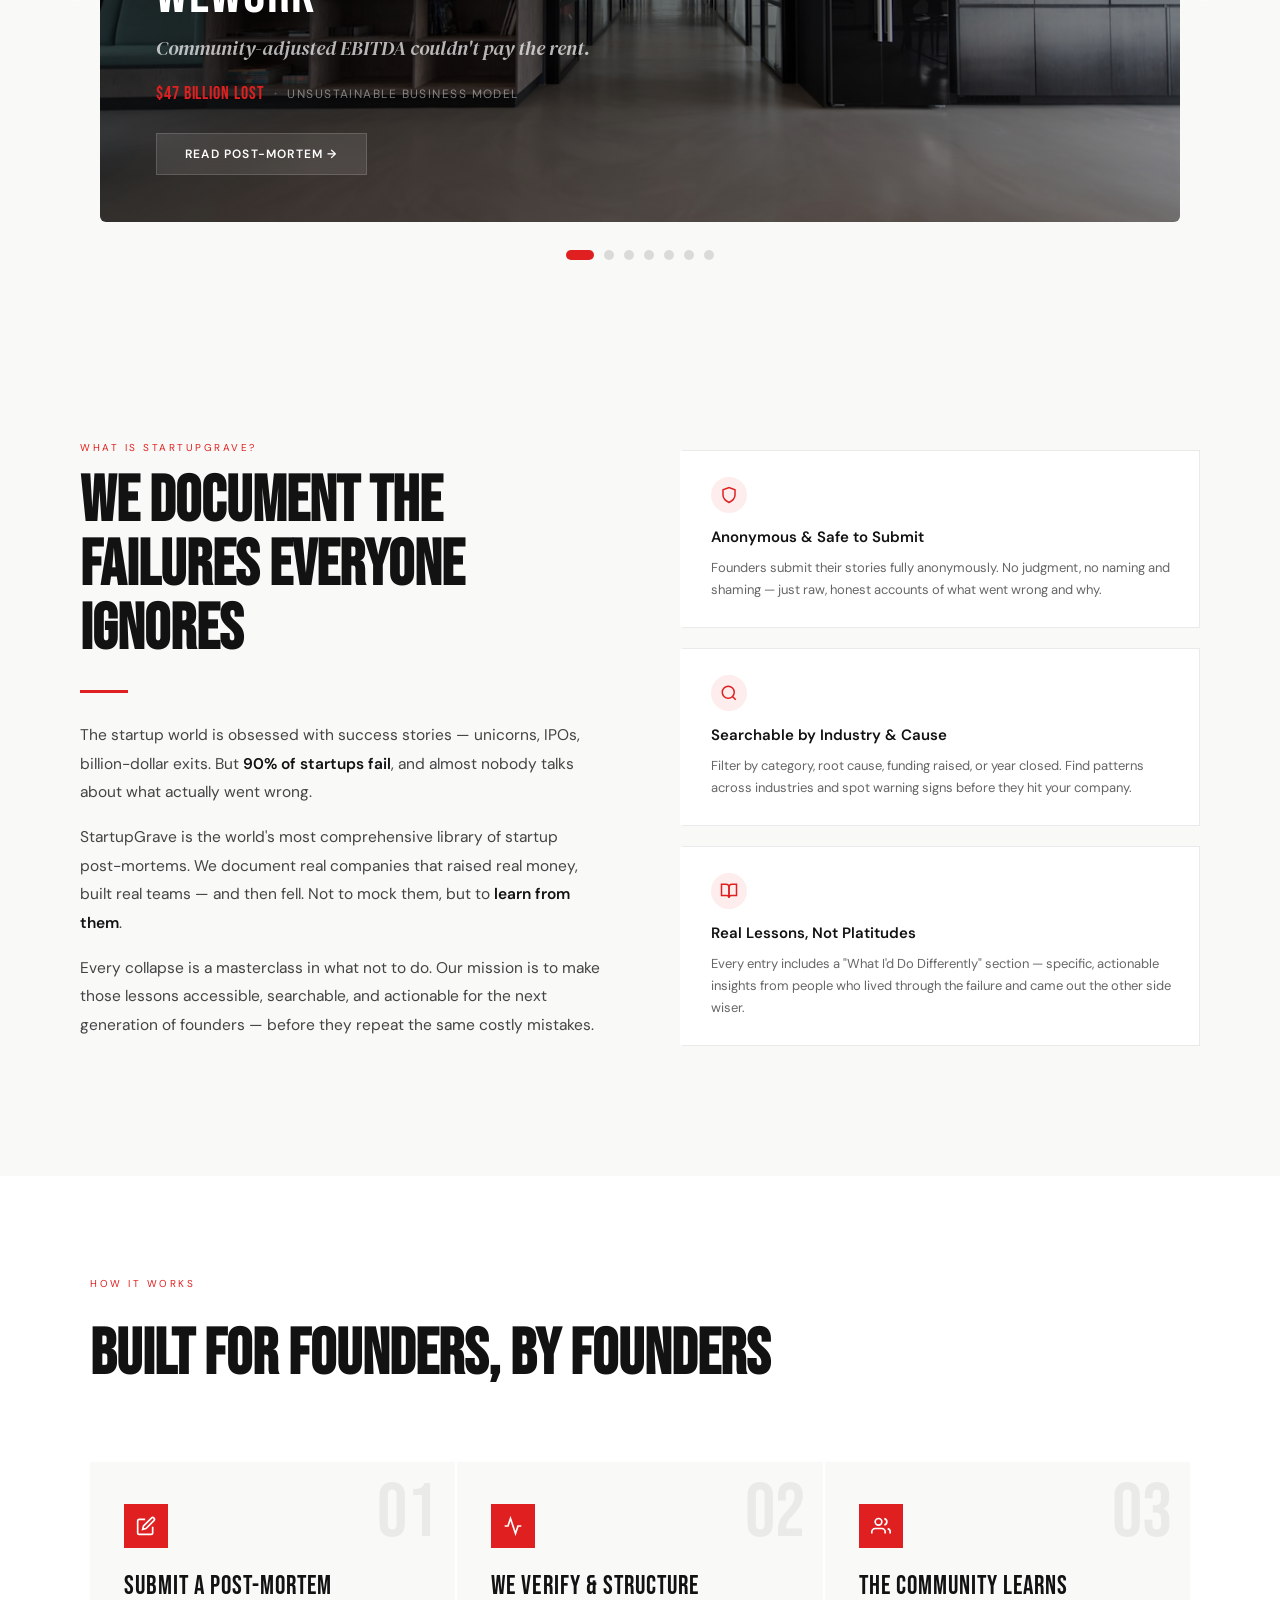
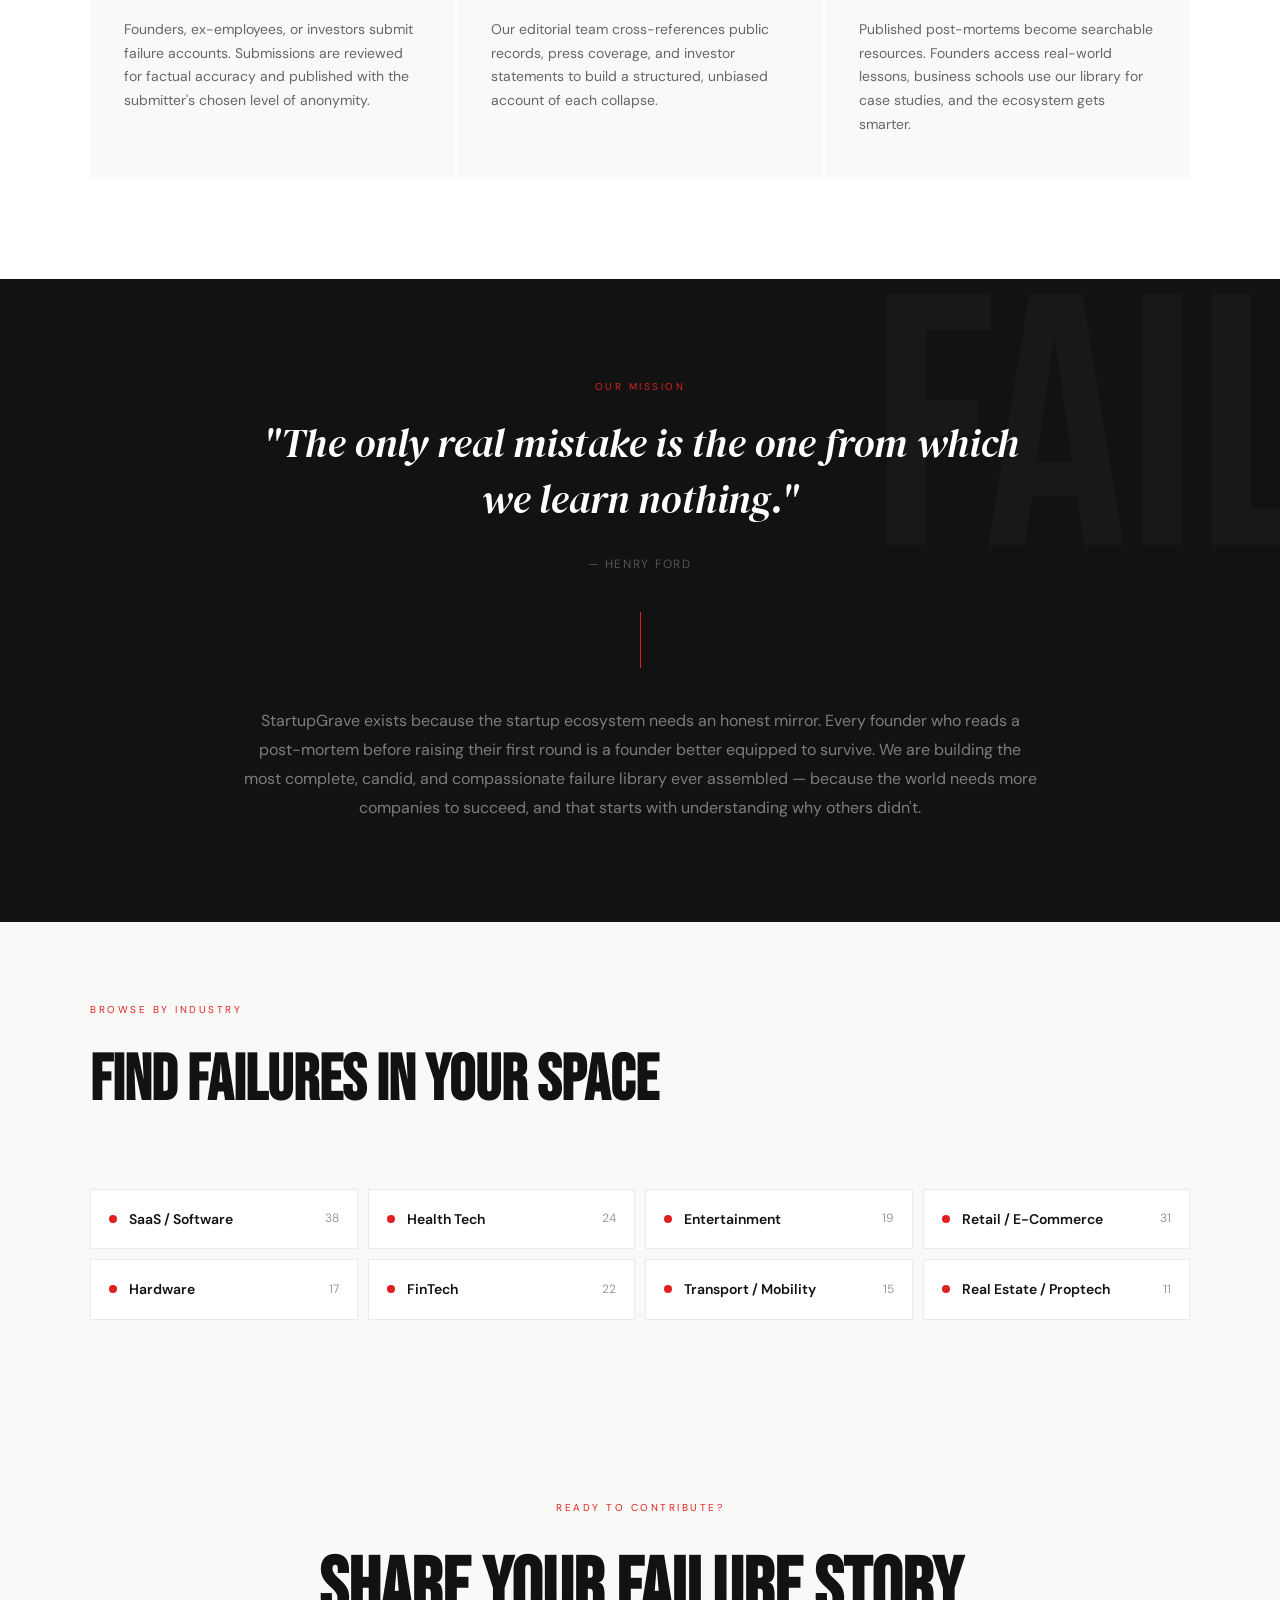
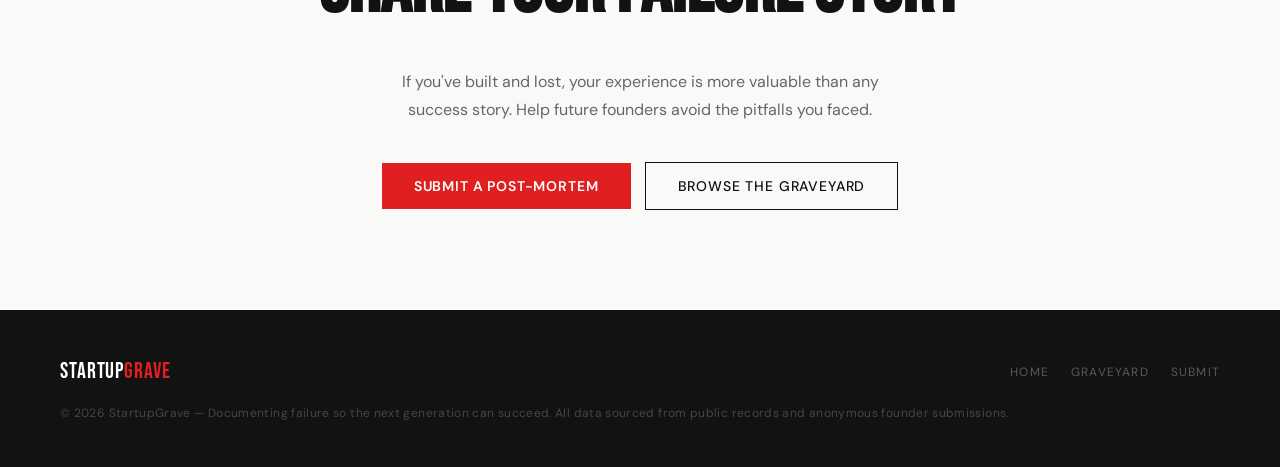
<file: Testing.html>
<!DOCTYPE html>
<html lang="en">

<head>
  <meta charset="UTF-8">
  <meta name="viewport" content="width=device-width, initial-scale=1.0">
  <title>StartupGrave — The Graveyard of Ambition</title>
  <link rel="preconnect" href="https://fonts.googleapis.com">
  <link
    href="https://fonts.googleapis.com/css2?family=Bebas+Neue&family=DM+Serif+Display:ital@0;1&family=DM+Sans:ital,wght@0,300;0,400;0,500;0,600;1,400&family=Syne:wght@400;600;700;800&display=swap"
    rel="stylesheet">
  <link rel="stylesheet" href="testing-styles.css">
  <link rel="icon" type="image/png" href="assets/favicon.png">
</head>

<body>
  <!-- NAV OVERLAY (full-screen menu) -->
  <div class="nav-overlay" id="navOverlay">
    <div class="nav-overlay-inner" style="display:grid;grid-template-columns:1fr 1fr;gap:60px;padding:100px 60px 60px;">
      <div>
        <div class="nav-overlay-links">
          <button class="nav-overlay-link active-overlay" id="navOverlayHome" onclick="navigate('home');toggleMenu()">
            <span class="nav-overlay-link-num">01</span>Home
          </button>
          <button class="nav-overlay-link" id="navOverlayGraveyard" onclick="navigate('graveyard');toggleMenu()">
            <span class="nav-overlay-link-num">02</span>The Graveyard
          </button>
          <button class="nav-overlay-link" id="navOverlayAbout" onclick="navigate('about');toggleMenu()">
            <span class="nav-overlay-link-num">03</span>About
          </button>
          <button class="nav-overlay-link" onclick="openModal();toggleMenu()">
            <span class="nav-overlay-link-num">04</span>Contribute
          </button>
        </div>
        <div class="nav-overlay-bottom"
          style="margin-top:40px;border-top:1px solid rgba(255,255,255,.06);padding-top:28px;flex-direction:column;align-items:flex-start;gap:16px;">
          <span class="nav-overlay-tagline">The Graveyard of Ambition · Est. 2024</span>
          <button class="nav-overlay-cta" onclick="openModal();toggleMenu()">
            <svg viewBox="0 0 24 24" stroke-width="2" width="12" height="12" fill="none" stroke="white">
              <circle cx="12" cy="12" r="10" />
              <line x1="12" y1="8" x2="12" y2="16" />
              <line x1="8" y1="12" x2="16" y2="12" />
            </svg>
            Submit a Startup
          </button>
        </div>
      </div>
      <div style="padding-top:8px;">
        <div
          style="font-size:9px;letter-spacing:.24em;text-transform:uppercase;color:rgba(255,255,255,.22);margin-bottom:16px;padding-bottom:10px;border-bottom:1px solid rgba(255,255,255,.06);">
          Recently Buried
        </div>
        <div id="navOverlayStartupList" style="display:flex;flex-direction:column;gap:0;"></div>
      </div>
    </div>
    <div class="nav-overlay-brand">STARTUP<br>GRAVE</div>
  </div>

  <!-- NAV -->
  <nav id="mainNav">
    <a class="nav-logo" href="#" onclick="navigate('home');return false;">
      <div class="nav-logo-wordmark">
        <span class="wm-startup">STARTUP</span><span class="wm-grave">GRAVE</span>
      </div>
      <div class="nav-logo-sep"></div>
      <span class="nav-logo-sub">The Graveyard<br>of Ambition</span>
    </a>
    <div class="nav-links">
      <button class="nav-link active-nav" id="navHome" onclick="navigate('home')">Home</button>
      <button class="nav-link" id="navGraveyard" onclick="navigate('graveyard')">The Graveyard</button>
      <button class="nav-link" id="navAbout" onclick="navigate('about')">About</button>
    </div>
    <div class="nav-right">
      <button class="nav-cta" onclick="openModal()">
        <svg viewBox="0 0 24 24" stroke-width="2">
          <circle cx="12" cy="12" r="10" />
          <line x1="12" y1="8" x2="12" y2="16" />
          <line x1="8" y1="12" x2="16" y2="12" />
        </svg>
        Contribute
      </button>
      <button class="theme-toggle" id="themeToggle" onclick="toggleTheme()" aria-label="Toggle Theme">
        <svg class="moon-icon" viewBox="0 0 24 24" fill="none" stroke="currentColor" stroke-width="2">
          <path d="M21 12.79A9 9 0 1 1 11.21 3 7 7 0 0 0 21 12.79z"></path>
        </svg>
        <svg class="sun-icon" viewBox="0 0 24 24" fill="none" stroke="currentColor" stroke-width="2"
          style="display:none">
          <circle cx="12" cy="12" r="5"></circle>
          <line x1="12" y1="1" x2="12" y2="3"></line>
          <line x1="12" y1="21" x2="12" y2="23"></line>
          <line x1="4.22" y1="4.22" x2="5.64" y2="5.64"></line>
          <line x1="18.36" y1="18.36" x2="19.78" y2="19.78"></line>
          <line x1="1" y1="12" x2="3" y2="12"></line>
          <line x1="21" y1="12" x2="23" y2="12"></line>
          <line x1="4.22" y1="19.78" x2="5.64" y2="18.36"></line>
          <line x1="18.36" y1="5.64" x2="19.78" y2="4.22"></line>
        </svg>
      </button>
      <button class="nav-hamburger" id="navHamburger" onclick="toggleMenu()">
        <span></span><span></span><span></span>
      </button>
    </div>
  </nav>

  <!-- ═══════════ HOME ═══════════ -->
  <div id="home-page" class="page active">
    <section class="home-hero">
      <div class="hero-chart-container">
        <svg class="hero-crash-svg" viewBox="0 0 1200 600" preserveAspectRatio="none">
          <defs>
            <linearGradient id="crashGrad" x1="0" y1="0" x2="0" y2="1">
              <stop offset="0%" stop-color="rgba(224, 32, 32, 0.4)" />
              <stop offset="100%" stop-color="rgba(224, 32, 32, 0)" />
            </linearGradient>
          </defs>
          <path class="chart-grid"
            d="M0,100 L1200,100 M0,200 L1200,200 M0,300 L1200,300 M0,400 L1200,400 M0,500 L1200,500 M100,0 L100,600 M300,0 L300,600 M500,0 L500,600 M700,0 L700,600 M900,0 L900,600 M1100,0 L1100,600" />
          <path class="chart-fill"
            d="M0,200 L150,180 L300,250 L450,120 L600,200 L700,80 L750,450 L850,550 L1000,580 L1200,590 L1200,600 L0,600 Z" />
          <path class="chart-line"
            d="M0,200 L150,180 L300,250 L450,120 L600,200 L700,80 L750,450 L850,550 L1000,580 L1200,590" />
        </svg>
      </div>
      <div class="hero-eyebrow">Rest in Peace · Est. 2024</div>
      <h1 class="hero-title">The Graveyard<br><span class="dim">of Ambition</span></h1>
      <p class="hero-subtitle">"Failures are finger posts on the road to achievement."</p>
      <div class="hero-cta-row">
        <button class="btn-primary" onclick="navigate('graveyard')">Browse the Graveyard</button>
        <button class="btn-secondary" onclick="openModal()">Share Your Story</button>
      </div>
      <div class="hero-scroll">
        <span>Scroll to explore</span>
        <div class="scroll-line"></div>
      </div>
    </section>

    <div class="stats-bar">
      <div class="stat-item">
        <div class="stat-num" id="c1">0</div>
        <div class="stat-label">Startups Documented</div>
      </div>
      <div class="stat-item">
        <div class="stat-num" id="c2">$0B</div>
        <div class="stat-label">Combined Funding Lost</div>
      </div>
      <div class="stat-item">
        <div class="stat-num" id="c3">0</div>
        <div class="stat-label">Founder Lessons Shared</div>
      </div>
      <div class="stat-item">
        <div class="stat-num" id="c4">0</div>
        <div class="stat-label">Industries Covered</div>
      </div>
    </div>

    <div class="marquee-section">
      <div class="marquee-track" id="marqueeTrack"></div>
    </div>

    <!-- ═══════════ FEATURED FAILURES CAROUSEL ═══════════ -->
    <section class="home-carousel" id="homeCarousel">
      <div class="carousel-header">
        <div class="section-label">Featured Failures</div>
        <h2 class="section-title">The Biggest Collapses</h2>
      </div>
      <div class="carousel-container">
        <div class="carousel-viewport">
          <div class="carousel-track" id="carouselTrack">

            <!-- SLIDE 1: WeWork -->
            <div class="carousel-slide" data-startup-id="wework">
              <div class="carousel-slide-bg">
                <img src="assets/backgrounds/wework-bg.jpg" alt="WeWork" />
                <div class="carousel-slide-overlay"></div>
              </div>
              <div class="carousel-slide-content">
                <div class="carousel-slide-logo">
                  <img src="assets/logos/wework-logo.png" alt="WeWork logo" />
                </div>
                <div class="carousel-slide-info">
                  <div class="carousel-slide-name">WeWork</div>
                  <div class="carousel-slide-tagline">Community-adjusted EBITDA couldn't pay the rent.</div>
                  <div class="carousel-slide-meta">
                    <span class="carousel-meta-lost">$47 Billion Lost</span>
                    <span class="carousel-meta-dot">&middot;</span>
                    <span class="carousel-meta-cause">Unsustainable Business Model</span>
                  </div>
                  <button class="carousel-slide-cta" onclick="showDetail('wework')">Read Post-Mortem →</button>
                </div>
              </div>
            </div>

            <!-- SLIDE 2: Toys R Us -->
            <div class="carousel-slide" data-startup-id="toysrus">
              <div class="carousel-slide-bg">
                <img src="assets/backgrounds/toysrus-bg.jpg" alt="Toys R Us" />
                <div class="carousel-slide-overlay"></div>
              </div>
              <div class="carousel-slide-content">
                <div class="carousel-slide-logo">
                  <img src="assets/logos/toysrus-logo.png" alt="Toys R Us logo" />
                </div>
                <div class="carousel-slide-info">
                  <div class="carousel-slide-name">Toys R Us</div>
                  <div class="carousel-slide-tagline">Loaded with debt, outrun by Amazon, forgotten by kids.</div>
                  <div class="carousel-slide-meta">
                    <span class="carousel-meta-lost">$5 Billion+ Lost</span>
                    <span class="carousel-meta-dot">&middot;</span>
                    <span class="carousel-meta-cause">Private Equity Debt Load</span>
                  </div>
                  <button class="carousel-slide-cta" onclick="showDetail('toysrus')">Read Post-Mortem →</button>
                </div>
              </div>
            </div>

            <!-- SLIDE 3: Quibi -->
            <div class="carousel-slide" data-startup-id="quibi">
              <div class="carousel-slide-bg">
                <img src="assets/backgrounds/quibi-bg.jpg" alt="Quibi" />
                <div class="carousel-slide-overlay"></div>
              </div>
              <div class="carousel-slide-content">
                <div class="carousel-slide-logo">
                  <img src="assets/logos/quibi-logo.svg" alt="Quibi logo" />
                </div>
                <div class="carousel-slide-info">
                  <div class="carousel-slide-name">Quibi</div>
                  <div class="carousel-slide-tagline">$1.75B to discover nobody wanted 10-minute shows on their phone.</div>
                  <div class="carousel-slide-meta">
                    <span class="carousel-meta-lost">$1.75 Billion Lost</span>
                    <span class="carousel-meta-dot">&middot;</span>
                    <span class="carousel-meta-cause">Wrong Product-Market Fit</span>
                  </div>
                  <button class="carousel-slide-cta" onclick="showDetail('quibi')">Read Post-Mortem →</button>
                </div>
              </div>
            </div>

            <!-- SLIDE 4: Theranos -->
            <div class="carousel-slide" data-startup-id="theranos">
              <div class="carousel-slide-bg">
                <img src="assets/backgrounds/theranos-bg.jpg" alt="Theranos" />
                <div class="carousel-slide-overlay"></div>
              </div>
              <div class="carousel-slide-content">
                <div class="carousel-slide-logo">
                  <img src="assets/logos/theranos-logo.svg" alt="Theranos logo" />
                </div>
                <div class="carousel-slide-info">
                  <div class="carousel-slide-name">Theranos</div>
                  <div class="carousel-slide-tagline">The most audacious fraud in Silicon Valley history.</div>
                  <div class="carousel-slide-meta">
                    <span class="carousel-meta-lost">$900 Million Lost</span>
                    <span class="carousel-meta-dot">&middot;</span>
                    <span class="carousel-meta-cause">Fraud &amp; Deception</span>
                  </div>
                  <button class="carousel-slide-cta" onclick="showDetail('theranos')">Read Post-Mortem →</button>
                </div>
              </div>
            </div>

            <!-- SLIDE 5: Jawbone -->
            <div class="carousel-slide" data-startup-id="jawbone">
              <div class="carousel-slide-bg">
                <img src="assets/backgrounds/jawbone-bg.jpg" alt="Jawbone" />
                <div class="carousel-slide-overlay"></div>
              </div>
              <div class="carousel-slide-content">
                <div class="carousel-slide-logo">
                  <img src="assets/logos/jawbone-logo.png" alt="Jawbone logo" />
                </div>
                <div class="carousel-slide-info">
                  <div class="carousel-slide-name">Jawbone</div>
                  <div class="carousel-slide-tagline">Raised $900M. Sold assets for cents on the dollar.</div>
                  <div class="carousel-slide-meta">
                    <span class="carousel-meta-lost">$900 Million Lost</span>
                    <span class="carousel-meta-dot">&middot;</span>
                    <span class="carousel-meta-cause">Manufacturing &amp; Competition</span>
                  </div>
                  <button class="carousel-slide-cta" onclick="showDetail('jawbone')">Read Post-Mortem →</button>
                </div>
              </div>
            </div>

            <!-- SLIDE 6: Zenefits -->
            <div class="carousel-slide" data-startup-id="zenefits">
              <div class="carousel-slide-bg">
                <img src="assets/backgrounds/zenefits-bg.jpg" alt="Zenefits" />
                <div class="carousel-slide-overlay"></div>
              </div>
              <div class="carousel-slide-content">
                <div class="carousel-slide-logo">
                  <img src="assets/logos/zenefits-logo.png" alt="Zenefits logo" />
                </div>
                <div class="carousel-slide-info">
                  <div class="carousel-slide-name">Zenefits</div>
                  <div class="carousel-slide-tagline">Grew 10x per year until compliance destroyed it.</div>
                  <div class="carousel-slide-meta">
                    <span class="carousel-meta-lost">$584 Million Lost</span>
                    <span class="carousel-meta-dot">&middot;</span>
                    <span class="carousel-meta-cause">Compliance &amp; Culture Failure</span>
                  </div>
                  <button class="carousel-slide-cta" onclick="showDetail('zenefits')">Read Post-Mortem →</button>
                </div>
              </div>
            </div>

            <!-- SLIDE 7: MoviePass -->
            <div class="carousel-slide" data-startup-id="moviepass">
              <div class="carousel-slide-bg">
                <img src="assets/backgrounds/moviepass-bg.jpg" alt="MoviePass" />
                <div class="carousel-slide-overlay"></div>
              </div>
              <div class="carousel-slide-content">
                <div class="carousel-slide-logo">
                  <img src="assets/logos/moviepass-logo.png" alt="MoviePass logo" />
                </div>
                <div class="carousel-slide-info">
                  <div class="carousel-slide-name">MoviePass</div>
                  <div class="carousel-slide-tagline">Burning $40M/month, one $9.95 ticket at a time.</div>
                  <div class="carousel-slide-meta">
                    <span class="carousel-meta-lost">$400 Million Lost</span>
                    <span class="carousel-meta-dot">&middot;</span>
                    <span class="carousel-meta-cause">Broken Unit Economics</span>
                  </div>
                  <button class="carousel-slide-cta" onclick="showDetail('moviepass')">Read Post-Mortem →</button>
                </div>
              </div>
            </div>

          </div>
        </div>

        <!-- Navigation Arrows -->
        <button class="carousel-arrow carousel-arrow-prev" id="carouselPrev" aria-label="Previous slide">
          <svg viewBox="0 0 24 24" fill="none" stroke="currentColor" stroke-width="2"><polyline points="15 18 9 12 15 6"/></svg>
        </button>
        <button class="carousel-arrow carousel-arrow-next" id="carouselNext" aria-label="Next slide">
          <svg viewBox="0 0 24 24" fill="none" stroke="currentColor" stroke-width="2"><polyline points="9 6 15 12 9 18"/></svg>
        </button>
      </div>

      <!-- Dot Indicators -->
      <div class="carousel-dots" id="carouselDots">
        <button class="carousel-dot active" data-index="0" aria-label="Slide 1"></button>
        <button class="carousel-dot" data-index="1" aria-label="Slide 2"></button>
        <button class="carousel-dot" data-index="2" aria-label="Slide 3"></button>
        <button class="carousel-dot" data-index="3" aria-label="Slide 4"></button>
        <button class="carousel-dot" data-index="4" aria-label="Slide 5"></button>
        <button class="carousel-dot" data-index="5" aria-label="Slide 6"></button>
        <button class="carousel-dot" data-index="6" aria-label="Slide 7"></button>
      </div>
    </section>

    <section class="about-section">
      <div class="about-left">
        <div class="about-label">What is StartupGrave?</div>
        <h2 class="about-heading">We Document the Failures Everyone Ignores</h2>
        <div class="about-divider"></div>
        <div class="about-body">
          <p>The startup world is obsessed with success stories — unicorns, IPOs, billion-dollar exits. But <strong>90%
              of startups fail</strong>, and almost nobody talks about what actually went wrong.</p>
          <p>StartupGrave is the world's most comprehensive library of startup post-mortems. We document real companies
            that raised real money, built real teams — and then fell. Not to mock them, but to <strong>learn from
              them</strong>.</p>
          <p>Every collapse is a masterclass in what not to do. Our mission is to make those lessons accessible,
            searchable, and actionable for the next generation of founders — before they repeat the same costly
            mistakes.</p>
        </div>
      </div>
      <div class="about-right">
        <div class="about-card">
          <div class="about-card-icon"><svg viewBox="0 0 24 24" stroke-width="2">
              <path d="M12 22s8-4 8-10V5l-8-3-8 3v7c0 6 8 10 8 10z" />
            </svg></div>
          <div class="about-card-title">Anonymous &amp; Safe to Submit</div>
          <div class="about-card-text">Founders submit their stories fully anonymously. No judgment, no naming and
            shaming — just raw, honest accounts of what went wrong and why.</div>
        </div>
        <div class="about-card">
          <div class="about-card-icon"><svg viewBox="0 0 24 24" stroke-width="2">
              <circle cx="11" cy="11" r="8" />
              <line x1="21" y1="21" x2="16.65" y2="16.65" />
            </svg></div>
          <div class="about-card-title">Searchable by Industry &amp; Cause</div>
          <div class="about-card-text">Filter by category, root cause, funding raised, or year closed. Find patterns
            across industries and spot warning signs before they hit your company.</div>
        </div>
        <div class="about-card">
          <div class="about-card-icon"><svg viewBox="0 0 24 24" stroke-width="2">
              <path d="M2 3h6a4 4 0 014 4v14a3 3 0 00-3-3H2z" />
              <path d="M22 3h-6a4 4 0 00-4 4v14a3 3 0 013-3h7z" />
            </svg></div>
          <div class="about-card-title">Real Lessons, Not Platitudes</div>
          <div class="about-card-text">Every entry includes a "What I'd Do Differently" section — specific, actionable
            insights from people who lived through the failure and came out the other side wiser.</div>
        </div>
      </div>
    </section>

    <section class="how-section">
      <div class="how-inner">
        <div class="section-label">How It Works</div>
        <h2 class="section-title">Built for Founders, by Founders</h2>
        <div class="how-grid">
          <div class="how-step">
            <div class="how-step-num">01</div>
            <div class="how-step-icon"><svg viewBox="0 0 24 24" stroke-width="2">
                <path d="M11 4H4a2 2 0 00-2 2v14a2 2 0 002 2h14a2 2 0 002-2v-7" />
                <path d="M18.5 2.5a2.121 2.121 0 013 3L12 15l-4 1 1-4 9.5-9.5z" />
              </svg></div>
            <div class="how-step-title">Submit a Post-Mortem</div>
            <div class="how-step-text">Founders, ex-employees, or investors submit failure accounts. Submissions are
              reviewed for factual accuracy and published with the submitter's chosen level of anonymity.</div>
          </div>
          <div class="how-step">
            <div class="how-step-num">02</div>
            <div class="how-step-icon"><svg viewBox="0 0 24 24" stroke-width="2">
                <polyline points="22 12 18 12 15 21 9 3 6 12 2 12" />
              </svg></div>
            <div class="how-step-title">We Verify &amp; Structure</div>
            <div class="how-step-text">Our editorial team cross-references public records, press coverage, and investor
              statements to build a structured, unbiased account of each collapse.</div>
          </div>
          <div class="how-step">
            <div class="how-step-num">03</div>
            <div class="how-step-icon"><svg viewBox="0 0 24 24" stroke-width="2">
                <path d="M17 21v-2a4 4 0 00-4-4H5a4 4 0 00-4 4v2" />
                <circle cx="9" cy="7" r="4" />
                <path d="M23 21v-2a4 4 0 00-3-3.87M16 3.13a4 4 0 010 7.75" />
              </svg></div>
            <div class="how-step-title">The Community Learns</div>
            <div class="how-step-text">Published post-mortems become searchable resources. Founders access real-world
              lessons, business schools use our library for case studies, and the ecosystem gets smarter.</div>
          </div>
        </div>
      </div>
    </section>

    <section class="mission-section">
      <div class="mission-inner">
        <div class="mission-eyebrow">Our Mission</div>
        <p class="mission-quote">"The only real mistake is the one from which we learn nothing."</p>
        <div class="mission-attr">— Henry Ford</div>
        <div class="mission-divider"></div>
        <p class="mission-body">StartupGrave exists because the startup ecosystem needs an honest mirror. Every founder
          who reads a post-mortem before raising their first round is a founder better equipped to survive. We are
          building the most complete, candid, and compassionate failure library ever assembled — because the world needs
          more companies to succeed, and that starts with understanding why others didn't.</p>
      </div>
    </section>

    <section class="categories-section">
      <div class="categories-inner">
        <div class="section-label">Browse by Industry</div>
        <h2 class="section-title">Find Failures In Your Space</h2>
        <div class="categories-grid">
          <div class="cat-pill" onclick="navigate('graveyard','SaaS')">
            <div class="cat-dot"></div>
            <div class="cat-pill-name">SaaS / Software</div>
            <div class="cat-pill-count">38</div>
          </div>
          <div class="cat-pill" onclick="navigate('graveyard','Health')">
            <div class="cat-dot"></div>
            <div class="cat-pill-name">Health Tech</div>
            <div class="cat-pill-count">24</div>
          </div>
          <div class="cat-pill" onclick="navigate('graveyard','Entertainment')">
            <div class="cat-dot"></div>
            <div class="cat-pill-name">Entertainment</div>
            <div class="cat-pill-count">19</div>
          </div>
          <div class="cat-pill" onclick="navigate('graveyard','Retail')">
            <div class="cat-dot"></div>
            <div class="cat-pill-name">Retail / E-Commerce</div>
            <div class="cat-pill-count">31</div>
          </div>
          <div class="cat-pill" onclick="navigate('graveyard','Hardware')">
            <div class="cat-dot"></div>
            <div class="cat-pill-name">Hardware</div>
            <div class="cat-pill-count">17</div>
          </div>
          <div class="cat-pill" onclick="navigate('graveyard','Finance')">
            <div class="cat-dot"></div>
            <div class="cat-pill-name">FinTech</div>
            <div class="cat-pill-count">22</div>
          </div>
          <div class="cat-pill" onclick="navigate('graveyard','Transport')">
            <div class="cat-dot"></div>
            <div class="cat-pill-name">Transport / Mobility</div>
            <div class="cat-pill-count">15</div>
          </div>
          <div class="cat-pill" onclick="navigate('graveyard','Real Estate')">
            <div class="cat-dot"></div>
            <div class="cat-pill-name">Real Estate / Proptech</div>
            <div class="cat-pill-count">11</div>
          </div>
        </div>
      </div>
    </section>

    <section class="home-cta-section">
      <div class="section-label">Ready to Contribute?</div>
      <h2 class="home-cta-title">Share Your Failure Story</h2>
      <p class="home-cta-sub">If you've built and lost, your experience is more valuable than any success story. Help
        future founders avoid the pitfalls you faced.</p>
      <div class="home-cta-buttons">
        <button class="btn-primary" onclick="openModal()">Submit a Post-Mortem</button>
        <button class="btn-secondary" onclick="navigate('graveyard')">Browse the Graveyard</button>
      </div>
    </section>

    <footer>
      <div class="footer-logo">STARTUP<span>GRAVE</span></div>
      <div class="footer-links">
        <button class="footer-link" onclick="navigate('home')">Home</button>
        <button class="footer-link" onclick="navigate('graveyard')">Graveyard</button>
        <button class="footer-link" onclick="openModal()">Submit</button>
      </div>
      <div class="footer-copy">© 2026 StartupGrave — Documenting failure so the next generation can succeed. All data
        sourced from public records and anonymous founder submissions.</div>
    </footer>
  </div>

  <!-- ═══════════ GRAVEYARD ═══════════ -->
  <div id="graveyard-page" class="page">
    <div class="graveyard-hero">
      <div class="gh-inner">
        <div class="gh-eyebrow">The Archive</div>
        <h1 class="gh-title">THE GRAVEYARD</h1>
      </div>
      <!-- Search & Filter floated right inside hero -->
      <div style="position:absolute;bottom:32px;right:60px;display:flex;align-items:center;gap:12px;z-index:2;">
        <div class="search-box"
          style="background:rgba(255,255,255,.07);border-color:rgba(255,255,255,.12);min-width:240px;">
          <svg viewBox="0 0 24 24" stroke-width="2" style="stroke:rgba(255,255,255,.3)">
            <circle cx="11" cy="11" r="8" />
            <line x1="21" y1="21" x2="16.65" y2="16.65" />
          </svg>
          <input type="text" placeholder="Search company, cause…" id="searchInput" oninput="filterCards()"
            style="color:white;">
        </div>
        <select class="filter-select" id="categoryFilter" onchange="filterCards()"
          style="background:#1a1a1a;color:rgba(255,255,255,.7);border-color:rgba(255,255,255,.12);">
          <option value="">All Categories</option>
          <option value="Real Estate">Real Estate</option>
          <option value="Entertainment">Entertainment</option>
          <option value="Automotive">Automotive</option>
          <option value="Hardware">Hardware</option>
          <option value="Health">Health Tech</option>
          <option value="Retail">Retail</option>
          <option value="Transport">Transport</option>
          <option value="Finance">Finance</option>
          <option value="SaaS">SaaS</option>
          <option value="Social">Social Media</option>
          <option value="Food">Food Tech</option>
        </select>
        <span class="result-count" id="resultCount" style="color:rgba(255,255,255,.35);">Showing 18 entries</span>
      </div>
    </div>

    <!-- TWO-COL LIST -->
    <div class="gy-list-outer" id="graveyardListOuter">
      <!-- Rendered by JS -->
    </div>

    <footer>
      <div class="footer-logo">STARTUP<span>GRAVE</span></div>
      <div class="footer-links">
        <button class="footer-link" onclick="navigate('home')">Home</button>
        <button class="footer-link" onclick="navigate('graveyard')">Graveyard</button>
        <button class="footer-link" onclick="openModal()">Submit</button>
      </div>
      <div class="footer-copy">© 2026 StartupGrave.</div>
    </footer>
  </div>

  <!-- ═══════════ ABOUT ═══════════ -->
  <div id="about-page" class="page">

    <!-- HERO -->
    <section class="ab-hero">
      <div class="ab-hero-grid"></div>
      <div class="ab-hero-glow"></div>
      <div class="ab-hero-ghost">FAIL</div>
      <div class="ab-hero-content">
        <div class="ab-hero-eyebrow">Est. 2024 · Open Archive</div>
        <h1 class="ab-hero-title">ABOUT<br><span class="ab-dim">STARTUP</span><br>GRAVE</h1>
        <p class="ab-hero-sub">"The graveyard of ambition is also the library of wisdom. Every failure contains a lesson
          no business school will teach you."</p>
        <div class="ab-hero-divider"></div>
      </div>
    </section>

    <!-- MISSION -->
    <section>
      <div class="ab-mission">
        <div class="ab-mission-left">
          <div class="ab-mission-label">Our Mission</div>
          <h2 class="ab-mission-title">WHY WE DOCUMENT FAILURE</h2>
          <div class="ab-mission-bar"></div>
          <div class="ab-mission-text">
            <p>Every year, thousands of startups raise hundreds of millions of dollars, hire brilliant people, and
              pursue audacious visions — and then quietly disappear. Their stories are told in press releases and
              post-mortems that vanish into the internet, leaving the next generation of founders to repeat the same
              fatal mistakes.</p>
            <p><strong>StartupGrave exists to change that.</strong> We believe that failure is the most undervalued
              asset in the startup ecosystem. The lessons embedded in each collapse — the governance failures, the unit
              economics blindspots, the timing miscalculations — are worth more than any MBA curriculum.</p>
            <p>We are not here to mock the fallen. We are here to honour them with the only tribute that matters:
              <strong>making sure their mistakes are never repeated.</strong>
            </p>
          </div>
        </div>
        <div class="ab-mission-right">
          <div class="ab-mission-card" id="abmc-1">
            <div class="ab-mc-icon"><svg viewBox="0 0 24 24">
                <path d="M22 11.08V12a10 10 0 11-5.93-9.14" />
                <polyline points="22 4 12 14.01 9 11.01" />
              </svg></div>
            <div class="ab-mc-title">Radical Transparency</div>
            <div class="ab-mc-text">We publish what really happened — not the sanitised version. Real mistakes, real
              consequences, real lessons.</div>
          </div>
          <div class="ab-mission-card" id="abmc-2">
            <div class="ab-mc-icon"><svg viewBox="0 0 24 24">
                <path d="M12 22s8-4 8-10V5l-8-3-8 3v7c0 6 8 10 8 10z" />
              </svg></div>
            <div class="ab-mc-title">Anonymity First</div>
            <div class="ab-mc-text">Founders, employees and investors can submit stories completely anonymously. No
              names, no blame — just truth.</div>
          </div>
          <div class="ab-mission-card" id="abmc-3">
            <div class="ab-mc-icon"><svg viewBox="0 0 24 24">
                <circle cx="12" cy="12" r="10" />
                <line x1="2" y1="12" x2="22" y2="12" />
                <path d="M12 2a15.3 15.3 0 010 20M12 2a15.3 15.3 0 000 20" />
              </svg></div>
            <div class="ab-mc-title">Open to All</div>
            <div class="ab-mc-text">This archive belongs to the founder community. Free to read, free to contribute,
              forever.</div>
          </div>
        </div>
      </div>
    </section>

    <!-- NUMBERS -->
    <section class="ab-numbers">
      <div class="ab-numbers-inner">
        <div class="ab-numbers-header">
          <div class="ab-numbers-eyebrow">The Scale of Failure</div>
          <div class="ab-numbers-title">The Graveyard in Numbers</div>
        </div>
        <div class="ab-numbers-grid">
          <div class="ab-num-card" id="abnum-1">
            <div class="ab-num-value" id="abN1">0</div>
            <div class="ab-num-label">Companies Documented</div>
            <div class="ab-num-sub">and counting</div>
          </div>
          <div class="ab-num-card" id="abnum-2">
            <div class="ab-num-value">$<span id="abN2">0</span>B</div>
            <div class="ab-num-label">Combined Capital Lost</div>
            <div class="ab-num-sub">investor & founder capital</div>
          </div>
          <div class="ab-num-card" id="abnum-3">
            <div class="ab-num-value" id="abN3">0</div>
            <div class="ab-num-label">Lessons Extracted</div>
            <div class="ab-num-sub">from every postmortem</div>
          </div>
          <div class="ab-num-card" id="abnum-4">
            <div class="ab-num-value" id="abN4">0</div>
            <div class="ab-num-label">Industries Covered</div>
            <div class="ab-num-sub">from SaaS to hardware</div>
          </div>
        </div>
      </div>
    </section>

    <!-- HOW IT WORKS -->
    <section class="ab-how">
      <div class="ab-how-inner">
        <div class="ab-how-header">
          <div class="ab-how-eyebrow">The Process</div>
          <div class="ab-how-title">How We Work</div>
        </div>
        <div class="ab-how-grid">
          <div class="ab-how-step" id="abhow-1">
            <div class="ab-how-step-num">01</div>
            <div class="ab-how-step-icon"><svg viewBox="0 0 24 24">
                <path d="M11 4H4a2 2 0 00-2 2v14a2 2 0 002 2h14a2 2 0 002-2v-7" />
                <path d="M18.5 2.5a2.121 2.121 0 013 3L12 15l-4 1 1-4 9.5-9.5z" />
              </svg></div>
            <div class="ab-how-step-title">Submit a Story</div>
            <div class="ab-how-step-text">Founders, employees, and investors submit failure stories through our
              anonymous intake form. No attribution required — only honesty.</div>
          </div>
          <div class="ab-how-step" id="abhow-2">
            <div class="ab-how-step-num">02</div>
            <div class="ab-how-step-icon"><svg viewBox="0 0 24 24">
                <circle cx="11" cy="11" r="8" />
                <line x1="21" y1="21" x2="16.65" y2="16.65" />
              </svg></div>
            <div class="ab-how-step-title">Research & Verify</div>
            <div class="ab-how-step-text">We cross-reference submissions against public records, SEC filings, news
              archives, and court documents to build an accurate picture.</div>
          </div>
          <div class="ab-how-step" id="abhow-3">
            <div class="ab-how-step-num">03</div>
            <div class="ab-how-step-icon"><svg viewBox="0 0 24 24">
                <path d="M17 21v-2a4 4 0 00-4-4H5a4 4 0 00-4 4v2" />
                <circle cx="9" cy="7" r="4" />
                <path d="M23 21v-2a4 4 0 00-3-3.87M16 3.13a4 4 0 010 7.75" />
              </svg></div>
            <div class="ab-how-step-title">Publish & Preserve</div>
            <div class="ab-how-step-text">Every entry is structured around The Hype, The Mistake, and What I'd Do
              Differently — so every lesson is extractable and actionable.</div>
          </div>
        </div>
      </div>
    </section>

    <!-- MANIFESTO -->
    <section class="ab-manifesto">
      <div class="ab-manifesto-inner">
        <div class="ab-manifesto-eyebrow">The Manifesto</div>
        <div class="ab-manifesto-quote" id="abManifesto1">
          "Failures are finger posts on the road to achievement. Every headstone in this graveyard marks a path someone
          walked so you don't have to walk it blindly."
        </div>
        <div class="ab-manifesto-divider"></div>
        <div class="ab-manifesto-body" id="abManifesto2">
          We live in a culture that celebrates the unicorn and erases the carcass. TechCrunch writes about the
          billion-dollar raise; nobody writes the obituary. <strong>We write the obituary.</strong> Not to punish those
          who tried, but because every cautionary tale is worth more than a thousand success stories to the next founder
          staring at a pitch deck at midnight. The startup graveyard is not a place of shame. <strong>It is a library.
            Use it.</strong>
        </div>
      </div>
    </section>

    <!-- VALUES -->
    <section class="ab-values">
      <div class="ab-values-inner">
        <div class="ab-values-header">
          <div>
            <div class="ab-values-eyebrow">What We Stand For</div>
            <div class="ab-values-title">Our Values</div>
          </div>
        </div>
        <div class="ab-values-grid">
          <div class="ab-value-item" id="abval-1">
            <div class="ab-value-num">01</div>
            <div class="ab-value-content">
              <div class="ab-value-title">Failure Is Data</div>
              <div class="ab-value-text">Every collapse contains signal. We treat each failure as a structured dataset —
                extracting root causes, patterns, and preventable decisions that others can learn from.</div>
            </div>
          </div>
          <div class="ab-value-item" id="abval-2">
            <div class="ab-value-num">02</div>
            <div class="ab-value-content">
              <div class="ab-value-title">No Shame, Only Lessons</div>
              <div class="ab-value-text">We never mock the fallen. Trying and failing is the most honourable thing a
                founder can do. We document without judgement and preserve without malice.</div>
            </div>
          </div>
          <div class="ab-value-item" id="abval-3">
            <div class="ab-value-num">03</div>
            <div class="ab-value-content">
              <div class="ab-value-title">Radical Honesty</div>
              <div class="ab-value-text">Sanitised post-mortems help nobody. We push past the press release narrative to
                the actual sequence of decisions that led to the end. Uncomfortable truths included.</div>
            </div>
          </div>
          <div class="ab-value-item" id="abval-4">
            <div class="ab-value-num">04</div>
            <div class="ab-value-content">
              <div class="ab-value-title">Community Owned</div>
              <div class="ab-value-text">This archive is built by the community it serves. Founders, operators, and
                investors who lived through these stories are its most important contributors.</div>
            </div>
          </div>
        </div>
      </div>
    </section>

    <!-- CTA -->
    <section class="ab-cta">
      <div class="ab-cta-eyebrow">Join the Archive</div>
      <h2 class="ab-cta-title" id="abCta">KNOW A<br>STORY?</h2>
      <p class="ab-cta-sub">Every failure deserves to be documented. Submit anonymously and help the next generation of
        founders learn before they burn.</p>
      <div class="ab-cta-buttons">
        <button class="btn-primary" onclick="openModal()">Submit a Failure</button>
        <button class="btn-secondary" onclick="navigate('graveyard')">Browse the Graveyard</button>
      </div>
    </section>

    <footer>
      <div class="footer-logo">STARTUP<span>GRAVE</span></div>
      <div class="footer-links">
        <button class="footer-link" onclick="navigate('home')">Home</button>
        <button class="footer-link" onclick="navigate('graveyard')">Graveyard</button>
        <button class="footer-link" onclick="navigate('about')">About</button>
      </div>
      <div class="footer-copy">© 2026 StartupGrave.</div>
    </footer>
  </div>

  <!-- ═══════════ DETAIL ═══════════ -->
  <div id="detail-page" class="page">
    <div id="detail-progress"></div>
    <div id="detailHero"></div>
    <div id="detailBody"></div>
    <section class="dh-related" id="detailRelated" style="display:none"></section>
    <footer>
      <div class="footer-logo">STARTUP<span>GRAVE</span></div>
      <div class="footer-links">
        <button class="footer-link" onclick="navigate('home')">Home</button>
        <button class="footer-link" onclick="navigate('graveyard')">Graveyard</button>
        <button class="footer-link" onclick="openModal()">Submit</button>
      </div>
      <div class="footer-copy">© 2026 StartupGrave — Documenting failure so the next generation can succeed.</div>
    </footer>
  </div>

  <!-- MODAL -->
  <div class="modal-overlay" id="modalOverlay" onclick="closeModalOut(event)">
    <div class="modal">
      <button class="modal-close" onclick="closeModal()">✕</button>
      <div class="modal-eyebrow">Anonymous · Verified · Published</div>
      <h2 class="modal-title">Submit a Failure</h2>
      <p class="modal-sub">Help the next generation of founders learn. All submissions can be fully anonymous.</p>
      <div class="form-group"><label class="form-label">Company Name</label><input type="text" class="form-input"
          placeholder="e.g. MyCoolStartup"></div>
      <div class="form-group"><label class="form-label">Industry</label>
        <select class="form-input">
          <option>Select category…</option>
          <option>SaaS / Software</option>
          <option>E-Commerce</option>
          <option>Health Tech</option>
          <option>FinTech</option>
          <option>Hardware</option>
          <option>Consumer</option>
          <option>Other</option>
        </select>
      </div>
      <div class="form-group"><label class="form-label">Founded → Closed</label><input type="text" class="form-input"
          placeholder="e.g. 2018 — 2022"></div>
      <div class="form-group"><label class="form-label">The Hype — What did you promise?</label><textarea
          class="form-textarea" placeholder="What was the vision?"></textarea></div>
      <div class="form-group"><label class="form-label">The Mistake — What went wrong?</label><textarea
          class="form-textarea" placeholder="What were the critical errors?"></textarea></div>
      <div class="form-group"><label class="form-label">What I'd Do Differently</label><textarea class="form-textarea"
          placeholder="Your wisdom for the next founder…"></textarea></div>
      <div class="form-group"><label class="form-anon"><input type="checkbox" checked> Submit anonymously</label></div>
      <button class="form-submit" onclick="submitForm()">Submit to the Graveyard</button>
    </div>
  </div>
  <script src="testing-script.js"></script>
</body>

</html>
</file>
<file: styles.css>
*,
*::before,
*::after {
    margin: 0;
    padding: 0;
    box-sizing: border-box;
}

:root {
    --red: #E02020;
    --black: #121212;
    /* Softer black */
    --charcoal: #1A1A1A;
    --gray-dark: #2A2A2A;
    --gray: #666;
    --gray-light: #999;
    --off-white: #F9F9F7;
    /* Slightly brighter off-white */
    --white: #FFFFFF;
    --border: rgba(0, 0, 0, 0.08);
    /* Softer border */

    /* Semantic Variables */
    --bg-main: var(--off-white);
    --text-main: var(--black);
    --bg-nav: rgba(245, 243, 239, .97);
    --bg-card: var(--white);
    --border-card: var(--border);
    --bg-secondary: transparent;

    /* Hero Specific */
    --hero-bg: var(--white);
    --hero-text: var(--black);
    --hero-subtitle: var(--gray);
    --hero-vignette-1: rgba(255, 255, 255, 0.65);
    --hero-vignette-2: rgba(255, 255, 255, 0.95);
    --hero-title-shadow: 0 4px 24px rgba(0, 0, 0, 0.08);
    --chart-grid: rgba(0, 0, 0, 0.05);
}

[data-theme="dark"] {
    --red: #E02020;
    --bg-main: #0a0a0a;
    --text-main: #ededed;
    --gray: #a0a0a0;
    --gray-light: #777;
    --bg-nav: rgba(10, 10, 10, 0.95);
    --bg-card: #151515;
    --border: rgba(255, 255, 255, 0.1);
    --border-card: rgba(255, 255, 255, 0.08);

    /* Hero Specific Overrides */
    --hero-bg: #050505;
    --hero-text: var(--white);
    --hero-subtitle: rgba(255, 255, 255, 0.6);
    --hero-vignette-1: rgba(10, 10, 10, 0.65);
    --hero-vignette-2: rgba(10, 10, 10, 0.95);
    --hero-title-shadow: 0 2px 20px rgba(0, 0, 0, 0.6);
    --chart-grid: rgba(255, 255, 255, 0.03);
}

html {
    scroll-behavior: smooth;
}

body {
    font-family: 'DM Sans', sans-serif;
    font-size: 16px;
    /* Explicit base size */
    background: var(--bg-main);
    color: var(--text-main);
    overflow-x: hidden;
    cursor: none;
    line-height: 1.6;
    transition: background-color 0.4s ease, color 0.4s ease;
}

/* CURSOR */
.cursor {
    position: fixed;
    width: 12px;
    height: 12px;
    background: var(--red);
    border-radius: 50%;
    pointer-events: none;
    z-index: 9999;
    transform: translate(-50%, -50%);
    transition: width .2s, height .2s;
}

.cursor-ring {
    position: fixed;
    width: 36px;
    height: 36px;
    border: 1.5px solid var(--red);
    border-radius: 50%;
    pointer-events: none;
    z-index: 9998;
    transform: translate(-50%, -50%);
    opacity: .5;
    transition: width .3s, height .3s, opacity .3s;
}

.cursor.hovered {
    width: 8px;
    height: 8px;
}

.cursor-ring.hovered {
    width: 52px;
    height: 52px;
    opacity: .22;
}

/* PAGES */
.page {
    display: none;
    min-height: 100vh;
}

.page.active {
    display: block;
}

.page-enter {
    animation: pgIn .6s cubic-bezier(.16, 1, .3, 1) forwards;
}

.page-exit {
    animation: pgOut .32s ease forwards;
}

@keyframes pgIn {
    from {
        opacity: 0;
        transform: translateY(26px)
    }

    to {
        opacity: 1;
        transform: translateY(0)
    }
}

@keyframes pgOut {
    from {
        opacity: 1;
        transform: translateY(0)
    }

    to {
        opacity: 0;
        transform: translateY(-14px)
    }
}

@keyframes fadeUp {
    from {
        opacity: 0;
        transform: translateY(20px)
    }

    to {
        opacity: 1;
        transform: translateY(0)
    }
}

@keyframes cardIn {
    from {
        opacity: 0;
        transform: translateY(16px)
    }

    to {
        opacity: 1;
        transform: translateY(0)
    }
}

/* NAV */
nav {
    position: fixed;
    top: 0;
    left: 0;
    right: 0;
    z-index: 200;
    height: 72px;
    padding: 0 48px;
    display: flex;
    align-items: center;
    justify-content: space-between;
    background: var(--bg-nav);
    backdrop-filter: blur(24px);
    border-bottom: 1px solid var(--border);
    transition: background 0.3s, box-shadow 0.3s;
}

nav.scrolled {
    box-shadow: 0 4px 32px rgba(0, 0, 0, .07);
}

[data-theme="dark"] nav.scrolled {
    box-shadow: 0 4px 32px rgba(0, 0, 0, .4);
}

.theme-toggle {
    background: none;
    border: none;
    cursor: none;
    display: flex;
    align-items: center;
    justify-content: center;
    color: var(--text-main);
    width: 36px;
    height: 36px;
    border-radius: 50%;
    transition: background 0.2s, color 0.3s;
}

.theme-toggle:hover {
    background: rgba(120, 120, 120, 0.15);
}

.theme-toggle svg {
    width: 18px;
    height: 18px;
}

/* LOGO */
.nav-logo {
    display: flex;
    align-items: center;
    gap: 0;
    text-decoration: none;
    cursor: none;
}

.nav-logo-wordmark {
    display: flex;
    align-items: baseline;
    gap: 0;
    font-family: 'Bebas Neue', sans-serif;
    font-size: 26px;
    letter-spacing: .06em;
    line-height: 1;
}

.nav-logo-wordmark .wm-startup {
    color: var(--text-main);
}

.nav-logo-wordmark .wm-grave {
    color: var(--red);
}

.nav-logo-sep {
    width: 1px;
    height: 22px;
    background: rgba(0, 0, 0, .15);
    margin: 0 14px;
    align-self: center;
}

.nav-logo-sub {
    font-size: 8px;
    letter-spacing: .18em;
    text-transform: uppercase;
    color: var(--gray);
    font-family: 'DM Sans', sans-serif;
    font-weight: 500;
    line-height: 1.3;
    max-width: 80px;
}

/* CENTER NAV LINKS */
.nav-links {
    display: flex;
    align-items: center;
    gap: 0;
    position: absolute;
    left: 50%;
    transform: translateX(-50%);
}

.nav-link {
    font-size: 11px;
    letter-spacing: .14em;
    text-transform: uppercase;
    color: var(--gray);
    font-weight: 500;
    cursor: none;
    background: none;
    border: none;
    font-family: 'DM Sans', sans-serif;
    transition: color .3s ease;
    padding: 8px 20px;
    position: relative;
}

.nav-link::after {
    content: '';
    position: absolute;
    bottom: -1px;
    left: 20px;
    right: 20px;
    height: 2px;
    background: var(--red);
    transform: scaleX(0);
    transition: transform .35s cubic-bezier(.16, 1, .3, 1);
    transform-origin: left;
}

.nav-link:hover {
    color: var(--text-main);
}

.nav-link:hover::after {
    transform: scaleX(1);
}

.nav-link.active-nav {
    color: var(--text-main);
}

.nav-link.active-nav::after {
    transform: scaleX(1);
    transform-origin: left;
}

/* RIGHT SIDE */
.nav-right {
    display: flex;
    align-items: center;
    gap: 16px;
}

.nav-cta {
    display: flex;
    align-items: center;
    gap: 7px;
    padding: 10px 22px;
    background: var(--text-main);
    color: var(--bg-main);
    border: none;
    font-family: 'DM Sans', sans-serif;
    font-size: 11px;
    font-weight: 600;
    letter-spacing: .1em;
    text-transform: uppercase;
    cursor: none;
    transition: background .2s;
}

.nav-cta:hover {
    background: var(--red);
}

.nav-cta svg {
    width: 12px;
    height: 12px;
    stroke: white;
    fill: none;
}

/* HAMBURGER */
.nav-hamburger {
    display: none;
    flex-direction: column;
    gap: 5px;
    cursor: none;
    background: none;
    border: none;
    padding: 8px;
}

.nav-hamburger span {
    display: block;
    width: 24px;
    height: 1.5px;
    background: var(--text-main);
    transition: transform .35s cubic-bezier(.16, 1, .3, 1), opacity .25s;
    transform-origin: center;
}

.nav-hamburger.open span:nth-child(1) {
    transform: translateY(6.5px) rotate(45deg);
}

.nav-hamburger.open span:nth-child(2) {
    opacity: 0;
    transform: scaleX(0);
}

.nav-hamburger.open span:nth-child(3) {
    transform: translateY(-6.5px) rotate(-45deg);
}

/* FULLSCREEN MENU OVERLAY */
.nav-overlay {
    position: fixed;
    inset: 0;
    z-index: 190;
    background: var(--black);
    clip-path: circle(0% at calc(100% - 72px) 36px);
    transition: clip-path .7s cubic-bezier(.16, 1, .3, 1);
    pointer-events: none;
    display: flex;
    flex-direction: column;
}

.nav-overlay.open {
    clip-path: circle(150% at calc(100% - 72px) 36px);
    pointer-events: all;
}

.nav-overlay-inner {
    flex: 1;
    display: flex;
    flex-direction: column;
    padding: 100px 60px 60px;
    justify-content: space-between;
}

.nav-overlay-brand {
    font-family: 'Bebas Neue', sans-serif;
    font-size: clamp(60px, 12vw, 130px);
    line-height: .9;
    letter-spacing: .03em;
    color: rgba(255, 255, 255, .06);
    user-select: none;
    pointer-events: none;
    position: absolute;
    bottom: 40px;
    right: 50px;
}

.nav-overlay-links {
    display: flex;
    flex-direction: column;
    gap: 0;
}

.nav-overlay-link {
    font-family: 'Bebas Neue', sans-serif;
    font-size: clamp(52px, 8vw, 96px);
    letter-spacing: .03em;
    line-height: 1;
    color: rgba(255, 255, 255, .15);
    background: none;
    border: none;
    font-family: 'Bebas Neue', sans-serif;
    cursor: none;
    text-align: left;
    padding: 16px 0;
    border-bottom: 1px solid rgba(255, 255, 255, .05);
    transition: color .25s, padding-left .3s cubic-bezier(.16, 1, .3, 1);
    display: flex;
    align-items: center;
    gap: 20px;
    position: relative;
    overflow: hidden;
}

.nav-overlay-link:last-child {
    border-bottom: none;
}

.nav-overlay-link::before {
    content: '';
    position: absolute;
    left: 0;
    top: 0;
    bottom: 0;
    width: 0;
    background: var(--red);
    transition: width .4s cubic-bezier(.16, 1, .3, 1);
    z-index: -1;
}

.nav-overlay-link:hover {
    color: white;
    padding-left: 20px;
}

.nav-overlay-link:hover::before {
    width: 5px;
}

.nav-overlay-link.active-overlay {
    color: white;
}

.nav-overlay-link.active-overlay::before {
    width: 5px;
}

.nav-overlay-link-num {
    font-size: 11px;
    letter-spacing: .2em;
    color: var(--red);
    font-family: 'DM Sans', sans-serif;
    font-weight: 600;
    opacity: 0;
    transition: opacity .25s;
}

.nav-overlay-link:hover .nav-overlay-link-num,
.nav-overlay-link.active-overlay .nav-overlay-link-num {
    opacity: 1;
}

.nav-overlay-bottom {
    display: flex;
    align-items: center;
    justify-content: space-between;
    border-top: 1px solid rgba(255, 255, 255, .06);
    padding-top: 28px;
    flex-wrap: wrap;
    gap: 14px;
}

.nav-overlay-tagline {
    font-family: 'DM Serif Display', serif;
    font-style: italic;
    font-size: 14px;
    color: rgba(255, 255, 255, .25);
}

.nav-overlay-cta {
    display: flex;
    align-items: center;
    gap: 8px;
    padding: 12px 28px;
    background: var(--red);
    color: white;
    border: none;
    font-family: 'DM Sans', sans-serif;
    font-size: 11px;
    font-weight: 600;
    letter-spacing: .12em;
    text-transform: uppercase;
    cursor: none;
}

/* === HOME === */
.home-hero {
    min-height: 100vh;
    display: flex;
    flex-direction: column;
    align-items: center;
    justify-content: center;
    padding: 64px 40px 60px;
    position: relative;
    overflow: hidden;
    background: var(--hero-bg);
    transition: background-color 0.4s ease;
}

.home-hero::before {
    content: '';
    position: absolute;
    inset: -50%;
    background: radial-gradient(circle at 50% 50%, rgba(224, 32, 32, 0.08) 0%, transparent 40%),
        radial-gradient(circle at 80% 20%, rgba(224, 32, 32, 0.05) 0%, transparent 30%);
    background-size: 100% 100%;
    z-index: 0;
    animation: driftFailure 15s ease-in-out infinite alternate;
    pointer-events: none;
}

.home-hero::after {
    content: '';
    position: absolute;
    inset: 0;
    background-image: url("data:image/svg+xml,%3Csvg viewBox='0 0 200 200' xmlns='http://www.w3.org/2000/svg'%3E%3Cfilter id='noiseFilter'%3E%3CfeTurbulence type='fractalNoise' baseFrequency='0.85' numOctaves='3' stitchTiles='stitch'/%3E%3C/filter%3E%3Crect width='100%25' height='100%25' filter='url(%23noiseFilter)' opactiy='0.05'/%3E%3C/svg%3E");
    opacity: 0.04;
    z-index: 0;
    pointer-events: none;
}

@keyframes driftFailure {
    0% {
        transform: scale(1) translate(0, 0);
    }

    100% {
        transform: scale(1.1) translate(-2%, 2%);
    }
}

#heroCrashCanvas {
    position: absolute;
    top: 0;
    left: 0;
    width: 100%;
    height: 100%;
    z-index: 0;
    pointer-events: none;
}

#heroVignette {
    position: absolute;
    inset: 0;
    z-index: 1;
    pointer-events: none;
    background: radial-gradient(ellipse at center, transparent 30%, var(--hero-vignette-1) 70%, var(--hero-vignette-2) 100%);
}



.btn-secondary {
    padding: 14px 32px;
    background: transparent;
    color: var(--hero-text);
    border: 1.5px solid var(--hero-text);
    opacity: 0.6;
    font-family: 'DM Sans', sans-serif;
    font-size: 14px;
    font-weight: 500;
    letter-spacing: .06em;
    text-transform: uppercase;
    cursor: none;
    transition: all .3s ease;
}

.btn-secondary:hover {
    background: var(--hero-text);
    color: var(--hero-bg);
    opacity: 1;
}

.hero-scroll {
    position: absolute;
    bottom: 36px;
    left: 50%;
    transform: translateX(-50%);
    display: flex;
    flex-direction: column;
    align-items: center;
    gap: 8px;
    opacity: 0;
    animation: fadeUp .8s 1.2s forwards;
}

.hero-scroll span {
    font-size: 10px;
    letter-spacing: .22em;
    text-transform: uppercase;
    color: var(--gray-light);
}

.scroll-line {
    width: 1px;
    height: 38px;
    background: linear-gradient(to bottom, var(--red), transparent);
    animation: pulse 2s infinite;
}

@keyframes pulse {

    0%,
    100% {
        opacity: 1
    }

    50% {
        opacity: .3
    }
}

/* STATS BAR */
.stats-bar {
    background: var(--bg-main);
    color: var(--text-main);
    display: grid;
    grid-template-columns: repeat(4, 1fr);
    transition: background 0.4s ease;
    border-top: 1px solid var(--border);
    border-bottom: 1px solid var(--border);
}

.stat-item {
    padding: 36px 28px;
    border-right: 1px solid var(--border);
    text-align: center;
    position: relative;
    overflow: hidden;
    transition: background .3s;
}

.stat-item:last-child {
    border-right: none;
}

.stat-item::after {
    content: '';
    position: absolute;
    bottom: 0;
    left: 0;
    right: 0;
    height: 2px;
    background: var(--red);
    transform: scaleX(0);
    transition: transform .4s;
}

.stat-item:hover::after {
    transform: scaleX(1);
}

.stat-num {
    font-family: 'Bebas Neue', sans-serif;
    font-size: 52px;
    color: var(--red);
    line-height: 1;
}

.stat-label {
    font-size: 10px;
    letter-spacing: .2em;
    text-transform: uppercase;
    color: var(--gray);
    margin-top: 6px;
}

/* MARQUEE */
.marquee-section {
    background: var(--red);
    padding: 16px 0;
    overflow: hidden;
}

.marquee-track {
    display: flex;
    animation: marquee 22s linear infinite;
    white-space: nowrap;
}

.marquee-item {
    font-family: 'Bebas Neue', sans-serif;
    font-size: 17px;
    color: white;
    letter-spacing: .1em;
    padding: 0 30px;
    opacity: .85;
    border-right: 1px solid rgba(255, 255, 255, .25);
    flex-shrink: 0;
}

@keyframes marquee {
    from {
        transform: translateX(0)
    }

    to {
        transform: translateX(-50%)
    }
}

/* ═══════════ HOMEPAGE CAROUSEL ═══════════ */
.home-carousel {
    position: relative;
    width: 100%;
    height: 100vh;
    min-height: 100vh;
    background: var(--black);
    overflow: hidden;
    display: block;
}

.carousel-header {
    position: absolute;
    top: 100px;
    left: 80px;
    z-index: 10;
    pointer-events: none;
    text-shadow: 0 2px 10px rgba(0,0,0,0.5);
}

.carousel-header .section-title {
    color: white;
    margin-bottom: 0;
}

.carousel-container {
    width: 100%;
    height: 100%;
    padding: 0;
    margin: 0;
    max-width: none;
    position: relative;
}

.carousel-viewport {
    height: 100%;
    width: 100%;
    overflow-x: auto;
    overflow-y: hidden;
    scroll-snap-type: x mandatory;
    scroll-behavior: smooth;
    scrollbar-width: none;
}

.carousel-viewport::-webkit-scrollbar {
    display: none;
}

.carousel-track {
    display: flex;
    height: 100%;
    width: max-content;
}

.carousel-slide {
    flex: 0 0 100vw;
    height: 100%;
    position: relative;
    display: flex;
    flex-direction: column;
    justify-content: flex-end;
    scroll-snap-align: center;
    scroll-snap-stop: always;
    overflow: hidden;
}

.carousel-slide-bg {
    position: absolute;
    inset: 0;
    z-index: 0;
}

.carousel-slide-bg img {
    width: 100%;
    height: 100%;
    object-fit: cover;
    transition: transform 6s ease-out;
}

.carousel-slide.is-visible .carousel-slide-bg img {
    transform: scale(1.05);
}

.carousel-slide-overlay {
    position: absolute;
    inset: 0;
    background: linear-gradient(
        180deg,
        rgba(0, 0, 0, 0.1) 0%,
        rgba(0, 0, 0, 0.4) 40%,
        rgba(0, 0, 0, 0.9) 100%
    );
    z-index: 1;
}

.carousel-slide-content {
    position: relative;
    z-index: 2;
    padding: 80px 80px 120px;
    max-width: 1200px;
    margin: 0 auto;
    width: 100%;
}

.carousel-slide-logo {
    margin-bottom: 24px;
}

.carousel-slide-logo img {
    max-width: 90px;
    max-height: 60px;
    object-fit: contain;
    filter: drop-shadow(0 4px 12px rgba(0,0,0,0.5)) brightness(10);
}

.carousel-slide-name {
    font-family: 'Bebas Neue', sans-serif;
    font-size: clamp(50px, 7vw, 90px);
    color: white;
    letter-spacing: 0.03em;
    line-height: 0.9;
    margin-bottom: 16px;
    text-shadow: 0 4px 12px rgba(0,0,0,0.4);
}

.carousel-slide-tagline {
    font-family: 'DM Serif Display', serif;
    font-style: italic;
    font-size: clamp(16px, 2vw, 24px);
    color: rgba(255, 255, 255, 0.85);
    line-height: 1.4;
    margin-bottom: 24px;
    max-width: 700px;
    text-shadow: 0 2px 8px rgba(0,0,0,0.5);
}

.carousel-slide-meta {
    display: flex;
    align-items: center;
    gap: 12px;
    flex-wrap: wrap;
    margin-bottom: 32px;
}

.carousel-meta-lost {
    font-family: 'Bebas Neue', sans-serif;
    font-size: 22px;
    color: var(--red);
    letter-spacing: 0.05em;
    padding: 4px 12px;
    background: rgba(224, 32, 32, 0.15);
    border: 1px solid rgba(224, 32, 32, 0.3);
    border-radius: 4px;
}

.carousel-meta-dot {
    display: none;
}

.carousel-meta-cause {
    font-size: 13px;
    letter-spacing: 0.12em;
    text-transform: uppercase;
    color: rgba(255, 255, 255, 0.7);
    padding: 6px 12px;
    background: rgba(255, 255, 255, 0.1);
    border-radius: 4px;
    backdrop-filter: blur(4px);
}

.carousel-slide-cta {
    display: inline-flex;
    align-items: center;
    gap: 8px;
    padding: 16px 36px;
    background: white;
    color: black;
    border: none;
    font-family: 'DM Sans', sans-serif;
    font-size: 13px;
    font-weight: 700;
    letter-spacing: 0.1em;
    text-transform: uppercase;
    cursor: pointer;
    transition: all 0.3s ease;
}

.carousel-slide-cta:hover {
    background: var(--red);
    color: white;
    transform: translateY(-3px);
    box-shadow: 0 10px 24px rgba(224, 32, 32, 0.3);
}

.hero-eyebrow {
    font-size: 11px;
    font-weight: 500;
    letter-spacing: .22em;
    text-transform: uppercase;
    color: var(--red);
    border: 1px solid var(--red);
    padding: 6px 14px;
    margin-bottom: 30px;
    opacity: 0;
    animation: fadeUp .8s .3s forwards;
    position: relative;
    z-index: 5;
}

.hero-title {
    font-family: 'Bebas Neue', sans-serif;
    font-size: clamp(76px, 13vw, 190px);
    line-height: .88;
    text-align: center;
    color: var(--hero-text);
    opacity: 0;
    animation: fadeUp .9s .5s forwards;
    position: relative;
    z-index: 5;
    transition: color 0.4s ease;
    text-shadow: var(--hero-title-shadow);
}

.hero-title .dim {
    color: var(--hero-text);
    opacity: 0.35;
}

.hero-subtitle {
    font-family: 'DM Serif Display', serif;
    font-style: italic;
    font-size: clamp(15px, 2.2vw, 21px);
    color: var(--hero-subtitle);
    margin-top: 26px;
    text-align: center;
    opacity: 0;
    animation: fadeUp .8s .7s forwards;
    position: relative;
    z-index: 5;
    transition: color 0.4s ease;
}

.hero-cta-row {
    display: flex;
    align-items: center;
    gap: 14px;
    margin-top: 44px;
    opacity: 0;
    animation: fadeUp .8s .9s forwards;
    position: relative;
    z-index: 5;
    flex-wrap: wrap;
    justify-content: center;
}

.btn-primary {
    padding: 14px 32px;
    background: var(--red);
    color: white;
    border: none;
    font-family: 'DM Sans', sans-serif;
    font-size: 14px;
    font-weight: 600;
    letter-spacing: .06em;
    text-transform: uppercase;
    cursor: none;
    transition: background .3s ease, transform .3s cubic-bezier(.16, 1, .3, 1), box-shadow .3s ease;
}

.btn-primary:hover {
    background: #c01818;
    transform: translateY(-3px);
    box-shadow: 0 10px 24px rgba(224, 32, 32, 0.25);
}

/* Dot Indicators */
.carousel-controls {
    position: absolute;
    bottom: 50px;
    left: 80px;
    right: 80px;
    display: flex;
    justify-content: space-between;
    align-items: center;
    z-index: 20;
    pointer-events: none;
}

.carousel-dots {
    display: flex;
    align-items: center;
    gap: 12px;
    pointer-events: auto;
}

.carousel-dot {
    width: 40px;
    height: 4px;
    background: rgba(255, 255, 255, 0.2);
    border: none;
    cursor: pointer;
    transition: all 0.3s ease;
    padding: 0;
}

.carousel-dot:hover {
    background: rgba(255, 255, 255, 0.5);
}

.carousel-dot.active {
    background: var(--red);
    width: 60px;
}

/* Slider arrows */
.carousel-arrows {
    display: flex;
    gap: 12px;
    pointer-events: auto;
}

.carousel-arrow {
    width: 48px;
    height: 48px;
    border-radius: 50%;
    background: rgba(255, 255, 255, 0.1);
    border: 1px solid rgba(255, 255, 255, 0.2);
    backdrop-filter: blur(10px);
    display: flex;
    align-items: center;
    justify-content: center;
    cursor: auto;
    color: white;
    transition: all 0.3s;
}

.carousel-arrow:hover {
    background: var(--red);
    border-color: var(--red);
    transform: scale(1.05);
}

.carousel-arrow svg {
    width: 20px;
    height: 20px;
    stroke: currentColor;
    fill: none;
    stroke-width: 2;
}

/* Carousel Responsive */
@media (max-width: 1024px) {
    .carousel-header {
        top: 80px;
        left: 40px;
    }
    .carousel-slide-content {
        padding: 60px 40px 100px;
    }
    .carousel-controls {
        bottom: 40px;
        left: 40px;
        right: 40px;
    }
}

@media (max-width: 700px) {
    .carousel-header {
        top: 70px;
        left: 20px;
    }
    .carousel-header .section-title {
        font-size: 32px;
    }
    .carousel-slide-content {
        padding: 40px 20px 80px;
    }
    .carousel-slide-name {
        font-size: 40px;
    }
    .carousel-controls {
        bottom: 20px;
        left: 20px;
        right: 20px;
        flex-direction: column-reverse;
        align-items: flex-start;
        gap: 20px;
    }
}

/* ABOUT */
.about-section {
    padding: 100px 80px;
    max-width: 1280px;
    margin: 0 auto;
    display: grid;
    grid-template-columns: 1fr 1fr;
    gap: 80px;
    align-items: center;
    background: var(--bg-main);
    transition: background-color 0.4s ease;
}

.about-label {
    font-size: 10px;
    letter-spacing: .25em;
    text-transform: uppercase;
    color: var(--red);
    margin-bottom: 14px;
}

.about-heading {
    font-family: 'Bebas Neue', sans-serif;
    font-size: clamp(46px, 5vw, 70px);
    line-height: 1.0;
    margin-bottom: 26px;
}

.about-divider {
    width: 48px;
    height: 3px;
    background: var(--red);
    margin: 28px 0;
}

.about-body {
    font-size: 15.5px;
    line-height: 1.85;
    color: #444;
}

.about-body p {
    margin-bottom: 16px;
}

.about-body strong {
    color: var(--text-main);
    font-weight: 600;
}

.about-right {
    display: flex;
    flex-direction: column;
    gap: 20px;
}

.about-card {
    background: var(--bg-card);
    border: 1px solid var(--border-card);
    padding: 26px 28px;
    border-left: 3px solid transparent;
    transition: border-color .3s, transform .3s, box-shadow .3s, background 0.3s;
}

.about-card:hover {
    border-left-color: var(--red);
    transform: translateX(6px);
    box-shadow: 0 8px 32px rgba(0, 0, 0, .06);
}

.about-card-icon {
    width: 36px;
    height: 36px;
    background: rgba(224, 32, 32, .08);
    border-radius: 50%;
    display: flex;
    align-items: center;
    justify-content: center;
    margin-bottom: 12px;
}

.about-card-icon svg {
    width: 18px;
    height: 18px;
    stroke: var(--red);
    fill: none;
}

.about-card-title {
    font-weight: 600;
    font-size: 15px;
    margin-bottom: 8px;
}

.about-card-text {
    font-size: 13px;
    color: var(--gray);
    line-height: 1.7;
}

/* HOW IT WORKS */
.how-section {
    background: var(--bg-main);
    padding: 100px 80px;
    transition: background-color 0.4s ease;
}

.how-inner {
    max-width: 1100px;
    margin: 0 auto;
}

.section-label {
    font-size: 10px;
    letter-spacing: .25em;
    text-transform: uppercase;
    color: var(--red);
    margin-bottom: 12px;
}

.section-title {
    font-family: 'Bebas Neue', sans-serif;
    font-size: clamp(44px, 5vw, 64px);
    margin-bottom: 56px;
}

.how-grid {
    display: grid;
    grid-template-columns: repeat(3, 1fr);
    gap: 2px;
}

.how-step {
    padding: 42px 34px;
    background: var(--bg-card);
    position: relative;
    overflow: hidden;
    transition: background .3s, transform 0.3s;
}

.how-step:hover {
    background: var(--red);
    transform: translateY(-4px);
}

.how-step-num {
    font-family: 'Bebas Neue', sans-serif;
    font-size: 76px;
    color: var(--text-main);
    opacity: 0.06;
    line-height: 1;
    position: absolute;
    top: 14px;
    right: 18px;
    transition: color .3s;
}

.how-step:hover .how-step-num {
    color: rgba(255, 255, 255, .04);
}

.how-step-icon {
    width: 44px;
    height: 44px;
    background: var(--red);
    display: flex;
    align-items: center;
    justify-content: center;
    margin-bottom: 18px;
}

.how-step-icon svg {
    width: 20px;
    height: 20px;
    stroke: white;
    fill: none;
}

.how-step-title {
    font-family: 'Bebas Neue', sans-serif;
    font-size: 26px;
    margin-bottom: 10px;
    letter-spacing: .04em;
    transition: color .3s;
}

.how-step-text {
    font-size: 14px;
    line-height: 1.7;
    color: var(--gray);
    transition: color .3s;
}

.how-step:hover .how-step-title,
.how-step:hover .how-step-text {
    color: rgba(255, 255, 255, .7);
}

.how-step:hover .how-step-title {
    color: white;
}

/* MISSION */
.mission-section {
    background: var(--black);
    padding: 100px 80px;
    position: relative;
    overflow: hidden;
}

.mission-section::before {
    content: 'FAIL';
    position: absolute;
    right: -40px;
    top: -20px;
    font-family: 'Bebas Neue', sans-serif;
    font-size: 28vw;
    color: rgba(255, 255, 255, .022);
    pointer-events: none;
    line-height: 1;
}

.mission-inner {
    max-width: 800px;
    margin: 0 auto;
    text-align: center;
    position: relative;
    z-index: 1;
}

.mission-eyebrow {
    font-size: 10px;
    letter-spacing: .25em;
    text-transform: uppercase;
    color: var(--red);
    margin-bottom: 20px;
}

.mission-quote {
    font-family: 'DM Serif Display', serif;
    font-style: italic;
    font-size: clamp(24px, 3.5vw, 40px);
    color: white;
    line-height: 1.4;
    margin-bottom: 28px;
}

.mission-attr {
    font-size: 12px;
    letter-spacing: .14em;
    text-transform: uppercase;
    color: rgba(255, 255, 255, .28);
}

.mission-divider {
    width: 1px;
    height: 56px;
    background: var(--red);
    margin: 38px auto;
}

.mission-body {
    font-size: 16px;
    line-height: 1.82;
    color: rgba(255, 255, 255, .45);
}

/* CATEGORIES */
.categories-section {
    padding: 80px;
    background: var(--bg-main);
    transition: background-color 0.4s ease;
}

.categories-inner {
    max-width: 1100px;
    margin: 0 auto;
}

.categories-grid {
    display: grid;
    grid-template-columns: repeat(4, 1fr);
    gap: 10px;
    margin-top: 48px;
}

.cat-pill {
    padding: 18px 18px;
    background: var(--bg-card);
    border: 1px solid var(--border);
    display: flex;
    align-items: center;
    gap: 12px;
    cursor: none;
    transition: all .25s, background 0.4s ease;
}

.cat-pill:hover {
    background: var(--red);
    border-color: var(--red);
    transform: translateY(-4px);
    box-shadow: 0 16px 32px rgba(224, 32, 32, .18);
}

.cat-dot {
    width: 8px;
    height: 8px;
    background: var(--red);
    border-radius: 50%;
    flex-shrink: 0;
    transition: background .3s ease;
}

.cat-pill:hover .cat-dot {
    background: white;
}

.cat-pill-name {
    font-weight: 600;
    font-size: 14px;
    flex: 1;
    transition: color .3s ease;
}

.cat-pill-count {
    font-size: 12px;
    color: var(--gray);
    transition: color .3s ease;
}

.cat-pill:hover .cat-pill-name,
.cat-pill:hover .cat-pill-count {
    color: white;
}

/* BOTTOM CTA */
.home-cta-section {
    padding: 100px 80px;
    text-align: center;
}

.home-cta-title {
    font-family: 'Bebas Neue', sans-serif;
    font-size: clamp(50px, 6vw, 78px);
    margin: 12px 0 18px;
}

.home-cta-sub {
    font-size: 16px;
    color: var(--gray);
    max-width: 500px;
    margin: 0 auto 38px;
    line-height: 1.75;
}

.home-cta-buttons {
    display: flex;
    align-items: center;
    justify-content: center;
    gap: 14px;
    flex-wrap: wrap;
}

/* === GRAVEYARD PAGE === */
.graveyard-hero {
    padding: 100px 60px 80px;
    background: var(--black);
    position: relative;
    overflow: hidden;
}

.graveyard-hero::after {
    content: '';
    position: absolute;
    inset: 0;
    background-image: linear-gradient(rgba(255, 255, 255, .03) 1px, transparent 1px), linear-gradient(90deg, rgba(255, 255, 255, .03) 1px, transparent 1px);
    background-size: 60px 60px;
    pointer-events: none;
}

.gh-inner {
    max-width: 1100px;
    margin: 0 auto;
    position: relative;
    z-index: 1;
}

.gh-eyebrow {
    font-size: 10px;
    letter-spacing: .25em;
    text-transform: uppercase;
    color: var(--red);
    margin-bottom: 14px;
    z-index: 2;
    position: relative;
}

.gh-title {
    font-family: 'Bebas Neue', sans-serif;
    font-size: clamp(60px, 9vw, 120px);
    line-height: .92;
    color: white;
    margin-bottom: 18px;
}

.gh-sub {
    font-size: 16px;
    color: rgba(255, 255, 255, .42);
    max-width: 480px;
    line-height: 1.7;
}

.graveyard-controls {
    padding: 28px 60px;
    background: white;
    border-bottom: 1px solid var(--border);
    position: sticky;
    top: 64px;
    z-index: 50;
}

.gc-inner {
    max-width: 1100px;
    margin: 0 auto;
    display: flex;
    align-items: center;
    gap: 14px;
    flex-wrap: wrap;
}

.search-box {
    display: flex;
    align-items: center;
    gap: 12px;
    border: 1px solid rgba(255, 255, 255, 0.15);
    /* Softer white border */
    padding: 12px 18px;
    background: rgba(255, 255, 255, 0.05);
    /* Softer translucent background */
    flex: 1;
    min-width: 240px;
    border-radius: 6px;
    transition: background 0.3s ease, border-color 0.3s ease;
}

.search-box:focus-within {
    background: rgba(255, 255, 255, 0.1);
    border-color: rgba(255, 255, 255, 0.3);
}

.search-box svg {
    width: 14px;
    height: 14px;
    stroke: rgba(255, 255, 255, 0.5);
    /* Lighter icon */
    fill: none;
    flex-shrink: 0;
}

.search-box input {
    border: none;
    outline: none;
    font-family: 'DM Sans', sans-serif;
    font-size: 14px;
    color: white;
    background: transparent;
    width: 100%;
    cursor: none;
}

.search-box input::placeholder {
    color: rgba(255, 255, 255, 0.3);
    /* Softer placeholder */
}

.filter-select {
    border: 1px solid rgba(255, 255, 255, 0.15);
    padding: 12px 38px 12px 16px;
    font-family: 'DM Sans', sans-serif;
    font-size: 14px;
    background: rgba(26, 26, 26, 0.9);
    cursor: none;
    outline: none;
    color: white;
    appearance: none;
    border-radius: 6px;
    background-image: url("data:image/svg+xml,%3Csvg xmlns='http://www.w3.org/2000/svg' width='12' height='12' viewBox='0 0 24 24' fill='none' stroke='white' stroke-width='2'%3E%3Cpath d='M6 9l6 6 6-6'/%3E%3C/svg%3E");
    /* White arrow */
    background-repeat: no-repeat;
    background-position: right 14px center;
    transition: background 0.3s ease, border-color 0.3s ease;
}

.filter-select:hover,
.filter-select:focus {
    background: #222;
    border-color: rgba(255, 255, 255, 0.25);
}

.result-count {
    font-size: 12px;
    color: rgba(255, 255, 255, 0.4);
    letter-spacing: .05em;
    margin-left: auto;
}

.graveyard-grid-wrap {
    padding: 0 0 100px;
    max-width: 100%;
    margin: 0;
}

/* ── GRAVEYARD IMAGE GRID ── */
.graveyard-grid-wrap {
    padding: 48px 48px 100px;
    max-width: 1400px;
    margin: 0 auto;
}

.gy-featured {
    display: grid;
    grid-template-columns: 1.55fr 1fr;
    gap: 3px;
    margin-bottom: 3px;
}

.gy-stacked {
    display: grid;
    grid-template-rows: 1fr 1fr;
    gap: 3px;
}

.gy-row {
    display: grid;
    grid-template-columns: repeat(3, 1fr);
    gap: 3px;
}

/* BASE CARD */
.sg-card {
    position: relative;
    overflow: hidden;
    cursor: none;
    background: var(--black);
    aspect-ratio: 4/3;
}

.sg-card.featured {
    aspect-ratio: unset;
    min-height: 440px;
}

.sg-card.small {
    aspect-ratio: unset;
    min-height: 214px;
}

.sg-img {
    position: absolute;
    inset: 0;
    background-size: cover;
    background-position: center;
    transition: transform .7s cubic-bezier(.16, 1, .3, 1), filter .5s ease;
    filter: grayscale(20%) brightness(.72) saturate(.9);
}

.sg-card:hover .sg-img {
    transform: scale(1.07);
    filter: grayscale(0%) brightness(.45) saturate(1.1);
}

.sg-grad {
    position: absolute;
    inset: 0;
    background: linear-gradient(160deg, rgba(0, 0, 0, .15) 0%, rgba(0, 0, 0, .5) 50%, rgba(0, 0, 0, .93) 100%);
    transition: opacity .4s;
}

.sg-card:hover .sg-grad {
    opacity: 1;
}

/* Red sweep bar */
.sg-bar {
    position: absolute;
    bottom: 0;
    left: 0;
    right: 0;
    height: 3px;
    background: var(--red);
    transform: scaleX(0);
    transform-origin: left;
    transition: transform .55s cubic-bezier(.16, 1, .3, 1);
    z-index: 5;
}

.sg-card:hover .sg-bar {
    transform: scaleX(1);
}

/* TOP AREA */
.sg-top {
    position: absolute;
    top: 18px;
    left: 18px;
    right: 18px;
    display: flex;
    align-items: flex-start;
    justify-content: space-between;
    z-index: 3;
}

.sg-cat-badge {
    font-size: 9px;
    letter-spacing: .2em;
    text-transform: uppercase;
    font-weight: 600;
    padding: 5px 11px;
    background: rgba(224, 32, 32, .88);
    color: white;
    backdrop-filter: blur(8px);
}

.sg-years-badge {
    font-size: 9px;
    letter-spacing: .14em;
    text-transform: uppercase;
    color: rgba(255, 255, 255, .45);
    font-weight: 500;
    padding-top: 6px;
}

/* LOGO ICON */
.sg-logo {
    position: absolute;
    top: 50%;
    left: 50%;
    transform: translate(-50%, -50%);
    width: 68px;
    height: 68px;
    border-radius: 14px;
    display: flex;
    align-items: center;
    justify-content: center;
    font-family: "Bebas Neue", sans-serif;
    font-size: 34px;
    color: white;
    z-index: 3;
    box-shadow: 0 8px 30px rgba(0, 0, 0, .5);
    transition: opacity .35s ease, transform .35s cubic-bezier(.16, 1, .3, 1);
}

.sg-card.small .sg-logo {
    width: 48px;
    height: 48px;
    font-size: 24px;
    border-radius: 10px;
}

.sg-card:hover .sg-logo {
    opacity: 0;
    transform: translate(-50%, -50%) scale(.55);
}

/* ARROW */
.sg-arrow {
    position: absolute;
    top: 18px;
    right: 18px;
    z-index: 4;
    width: 34px;
    height: 34px;
    background: var(--red);
    display: flex;
    align-items: center;
    justify-content: center;
    opacity: 0;
    transform: scale(.6) rotate(-45deg);
    transition: opacity .3s, transform .35s cubic-bezier(.16, 1, .3, 1);
}

.sg-card:hover .sg-arrow {
    opacity: 1;
    transform: scale(1) rotate(0deg);
}

.sg-arrow svg {
    width: 14px;
    height: 14px;
    stroke: white;
    fill: none;
}

/* BOTTOM CONTENT */
.sg-bottom {
    position: absolute;
    bottom: 0;
    left: 0;
    right: 0;
    padding: 22px 20px 20px;
    z-index: 3;
}

.sg-name {
    font-family: "Bebas Neue", sans-serif;
    font-size: clamp(26px, 3vw, 44px);
    line-height: 1;
    color: white;
    letter-spacing: .02em;
    margin-bottom: 3px;
}

.sg-card.small .sg-name {
    font-size: 22px;
}

/* HOVER REVEAL */
.sg-reveal {
    max-height: 0;
    overflow: hidden;
    transition: max-height .45s cubic-bezier(.16, 1, .3, 1), opacity .35s ease;
    opacity: 0;
}

.sg-card:hover .sg-reveal {
    max-height: 120px;
    opacity: 1;
}

.sg-desc {
    font-family: "DM Serif Display", serif;
    font-style: italic;
    font-size: 13px;
    line-height: 1.58;
    color: rgba(255, 255, 255, .6);
    margin: 8px 0 10px;
}

.sg-card.small .sg-desc {
    display: none;
}

.sg-cause-row {
    display: flex;
    align-items: center;
    gap: 7px;
}

.sg-dot {
    width: 5px;
    height: 5px;
    background: var(--red);
    border-radius: 50%;
    flex-shrink: 0;
}

.sg-cause-text {
    font-size: 9px;
    letter-spacing: .16em;
    text-transform: uppercase;
    font-weight: 700;
    color: var(--red);
}

.sg-funding {
    margin-left: auto;
    font-family: "Bebas Neue", sans-serif;
    font-size: 13px;
    color: rgba(255, 255, 255, .28);
    letter-spacing: .04em;
}

@media(max-width:1100px) {
    .gy-featured {
        grid-template-columns: 1fr 1fr
    }

    .sg-card.featured {
        min-height: 340px
    }

    .sg-card.small {
        min-height: 166px
    }

    .gy-row {
        grid-template-columns: repeat(2, 1fr)
    }
}

@media(max-width:680px) {

    .gy-featured,
    .gy-row {
        grid-template-columns: 1fr
    }

    .graveyard-grid-wrap {
        padding: 16px 12px 80px
    }

    .sg-card,
    .sg-card.featured,
    .sg-card.small {
        aspect-ratio: 5/3 !important;
        min-height: unset
    }
}

/* === GRAVEYARD LIST VIEW === */
.gy-stats-bar {
    display: grid;
    grid-template-columns: repeat(4, 1fr);
    background: white;
    margin: -32px auto 60px;
    position: relative;
    z-index: 10;
    max-width: 1100px;
    border-radius: 8px;
    box-shadow: 0 12px 32px rgba(0, 0, 0, 0.04);
}

.stat-item {
    padding: 36px;
    text-align: center;
    border-right: 1px solid var(--border);
    display: flex;
    align-items: center;
    gap: 16px;
    position: relative;
}

.gy-stat:last-child {
    border-right: none;
}

.gy-stat-sep {
    position: absolute;
    right: 0;
    top: 20%;
    bottom: 20%;
    width: 1px;
    background: var(--border);
}

.gy-stat-icon {
    width: 40px;
    height: 40px;
    border-radius: 50%;
    background: rgba(224, 32, 32, .08);
    display: flex;
    align-items: center;
    justify-content: center;
    flex-shrink: 0;
}

.gy-stat-icon svg {
    width: 18px;
    height: 18px;
    stroke: var(--red);
    fill: none;
    stroke-width: 1.5;
}


.gy-stat-label {
    font-size: 9px;
    letter-spacing: .2em;
    text-transform: uppercase;
    color: var(--gray-light);
    margin-bottom: 4px;
}

.gy-stat-num {
    font-family: 'Bebas Neue', sans-serif;
    font-size: 34px;
    color: var(--black);
    line-height: 1;
    letter-spacing: .02em;
}

.gy-stat-num span {
    color: var(--red);
}

/* TIGHT MASONRY IMAGE GRID (Refactored to Card Grid) */
.gy-list-outer {
    max-width: 1400px;
    margin: 0 auto;
    padding: 60px 40px 80px;
    /* Increased top padding from 0 to 60px */
    display: grid;
    grid-template-columns: repeat(auto-fill, minmax(300px, 1fr));
    gap: 30px;
    background: var(--bg-main);
    transition: background 0.4s ease;
}

.gy-entry {
    display: flex;
    flex-direction: column;
    cursor: none;
    position: relative;
    overflow: hidden;
    background: var(--bg-card);
    border: 1px solid var(--border);
    border-radius: 6px;
    transition: transform 0.4s cubic-bezier(0.16, 1, 0.3, 1), box-shadow 0.4s ease, border-color 0.4s ease, background 0.4s ease;
    z-index: 1;
}

.gy-entry:hover {
    transform: scale(1.08) translateY(-4px);
    box-shadow: 0 24px 48px rgba(0, 0, 0, 0.12);
    border-color: var(--red);
    z-index: 10;
}

.gy-entry-img-wrap {
    width: 100%;
    aspect-ratio: 16/10;
    overflow: hidden;
    position: relative;
    border-bottom: 1px solid var(--border);
}

.gy-entry .gy-entry-bg {
    width: 100%;
    height: 100%;
    object-fit: cover;
    display: block;
    transition: transform 0.6s cubic-bezier(0.16, 1, 0.3, 1);
}

.gy-entry:hover .gy-entry-bg {
    transform: scale(1.05);
}

.gy-entry-content {
    padding: 24px 28px;
    background: transparent;
    display: flex;
    flex-direction: column;
    flex-grow: 1;
    z-index: 2;
}

.gy-entry-name {
    font-family: 'Bebas Neue', sans-serif;
    font-size: 34px;
    color: var(--text-main);
    line-height: 1.1;
    transition: color 0.4s ease;
    margin-bottom: 6px;
    letter-spacing: 0.04em;
}

.gy-entry-meta {
    font-size: 11px;
    letter-spacing: 0.16em;
    text-transform: uppercase;
    color: var(--gray);
    font-weight: 600;
}

.gy-entry-more {
    max-height: 0;
    opacity: 0;
    overflow: hidden;
    transition: max-height 0.4s cubic-bezier(0.16, 1, 0.3, 1), opacity 0.3s ease, margin-top 0.4s ease, padding-top 0.4s ease;
}

.gy-entry:hover .gy-entry-more {
    max-height: 300px;
    opacity: 1;
    margin-top: 18px;
    padding-top: 18px;
    border-top: 1px solid rgba(0, 0, 0, 0.06);
}

.gy-entry-cause {
    font-size: 11px;
    letter-spacing: 0.12em;
    text-transform: uppercase;
    font-weight: 700;
    color: var(--red);
    margin-bottom: 8px;
}

.gy-entry-lost {
    font-size: 14px;
    font-weight: 600;
    color: var(--black);
    margin-bottom: 12px;
}

.gy-entry-desc {
    font-size: 14.5px;
    line-height: 1.65;
    color: var(--gray);
    font-family: 'DM Serif Display', serif;
    font-style: italic;
}

/* LOAD MORE */
.gy-load-more-wrap {
    text-align: center;
    padding: 20px 0 60px;
    grid-column: 1/-1;
}

.gy-load-more {
    padding: 13px 36px;
    background: transparent;
    color: var(--black);
    border: 1.5px solid var(--black);
    font-family: 'DM Sans', sans-serif;
    font-size: 11px;
    font-weight: 600;
    letter-spacing: .12em;
    text-transform: uppercase;
    cursor: none;
    transition: all .2s;
}

.gy-load-more:hover {
    background: var(--black);
    color: white;
}

@media(max-width:900px) {
    .gy-list-outer {
        grid-template-columns: 1fr;
        padding: 0 20px 60px;
    }

    .gy-stats-bar {
        margin: 16px 20px 24px;
        grid-template-columns: repeat(2, 1fr);
    }

    .gy-stat:nth-child(2) {
        border-right: none;
    }
}

@media(max-width:560px) {
    .gy-list-outer {
        grid-template-columns: 1fr;
    }

    .gy-stats-bar {
        grid-template-columns: 1fr 1fr;
    }
}

/* === DETAIL PAGE (ENHANCED) === */
#detail-page {
    background: var(--paper, #FAFAF8);
}

/* Reading progress bar */
#detail-progress {
    position: fixed;
    top: 0;
    left: 0;
    height: 3px;
    width: 0%;
    background: linear-gradient(90deg, var(--red), #C8A84B);
    z-index: 500;
    transition: width .05s linear;
    pointer-events: none;
}

/* DETAIL HERO */
.dh-hero {
    position: relative;
    min-height: 92vh;
    display: flex;
    flex-direction: column;
    justify-content: flex-end;
    overflow: hidden;
    padding-top: 72px;
}

.dh-canvas {
    position: absolute;
    inset: 0;
    z-index: 0;
}

.dh-canvas canvas {
    width: 100%;
    height: 100%;
    display: block;
}

.dh-overlay {
    position: absolute;
    inset: 0;
    z-index: 1;
    background: linear-gradient(180deg, rgba(12, 12, 12, .15) 0%, rgba(12, 12, 12, .45) 55%, rgba(12, 12, 12, .94) 100%);
}

.dh-noise {
    position: absolute;
    inset: 0;
    z-index: 2;
    opacity: .04;
    pointer-events: none;
    background-image: url("data:image/svg+xml,%3Csvg viewBox='0 0 200 200' xmlns='http://www.w3.org/2000/svg'%3E%3Cfilter id='n'%3E%3CfeTurbulence type='fractalNoise' baseFrequency='0.9' numOctaves='4' stitchTiles='stitch'/%3E%3C/filter%3E%3Crect width='100%25' height='100%25' filter='url(%23n)'/%3E%3C/svg%3E");
}

.dh-content {
    position: relative;
    z-index: 3;
    padding: 0 80px 72px;
    max-width: 1320px;
    width: 100%;
}

.dh-badge-row {
    display: flex;
    align-items: center;
    gap: 10px;
    margin-bottom: 22px;
    opacity: 0;
    animation: slideUp .8s .2s forwards;
}

.dh-badge {
    font-size: 10px;
    font-weight: 700;
    letter-spacing: .18em;
    text-transform: uppercase;
    padding: 5px 12px;
    background: var(--red);
    color: white;
}

.dh-badge-outline {
    font-size: 10px;
    font-weight: 500;
    letter-spacing: .14em;
    text-transform: uppercase;
    padding: 5px 12px;
    border: 1px solid rgba(255, 255, 255, .3);
    color: rgba(255, 255, 255, .65);
}

.dh-deceased-pill {
    display: flex;
    align-items: center;
    gap: 6px;
    font-size: 10px;
    font-weight: 600;
    letter-spacing: .16em;
    text-transform: uppercase;
    color: var(--red);
    border: 1px solid rgba(212, 43, 43, .5);
    padding: 5px 12px;
}

.dh-deceased-pill::before {
    content: '';
    width: 6px;
    height: 6px;
    background: var(--red);
    border-radius: 50%;
    animation: dhblink 1.8s infinite;
}

@keyframes dhblink {

    0%,
    100% {
        opacity: 1
    }

    50% {
        opacity: .2
    }
}

.dh-name-row {
    display: flex;
    align-items: center;
    gap: 24px;
    margin-bottom: 18px;
    opacity: 0;
    animation: slideUp .8s .35s forwards;
}

.dh-logo-box {
    width: 80px;
    height: 80px;
    background: var(--black);
    border: 2px solid rgba(255, 255, 255, .1);
    display: flex;
    align-items: center;
    justify-content: center;
    font-family: 'Bebas Neue', sans-serif;
    font-size: 38px;
    color: white;
    flex-shrink: 0;
    position: relative;
}

.dh-logo-box::after {
    content: '';
    position: absolute;
    inset: 0;
    background: linear-gradient(135deg, rgba(212, 43, 43, .25), transparent);
}

.dh-company-name {
    font-family: 'Bebas Neue', sans-serif;
    font-size: clamp(72px, 10vw, 140px);
    line-height: .9;
    color: white;
    text-shadow: 0 4px 40px rgba(0, 0, 0, .4);
}

.dh-tagline {
    font-family: 'DM Serif Display', serif;
    font-style: italic;
    font-size: clamp(16px, 2vw, 22px);
    color: var(--red);
    margin-bottom: 40px;
    text-shadow: 0 2px 12px rgba(0, 0, 0, .4);
    opacity: 0;
    animation: slideUp .8s .5s forwards;
}

.dh-stats {
    display: flex;
    gap: 0;
    border: 1px solid rgba(255, 255, 255, .12);
    background: rgba(12, 12, 12, .65);
    backdrop-filter: blur(16px);
    max-width: 860px;
    opacity: 0;
    animation: slideUp .8s .65s forwards;
}

.dh-stat {
    padding: 20px 30px;
    flex: 1;
    border-right: 1px solid rgba(255, 255, 255, .08);
}

.dh-stat:last-child {
    border-right: none;
}

.dh-stat-lbl {
    font-size: 9px;
    letter-spacing: .2em;
    text-transform: uppercase;
    color: rgba(255, 255, 255, .38);
    margin-bottom: 6px;
}

.dh-stat-val {
    font-family: 'Bebas Neue', sans-serif;
    font-size: 28px;
    color: white;
    line-height: 1;
}

.dh-stat-val.red {
    color: var(--red);
}

.dh-stat-sub {
    font-size: 10px;
    color: rgba(255, 255, 255, .3);
    margin-top: 3px;
    letter-spacing: .04em;
}

.dh-scroll-hint {
    position: absolute;
    bottom: 36px;
    right: 80px;
    z-index: 3;
    display: flex;
    flex-direction: column;
    align-items: center;
    gap: 8px;
    opacity: 0;
    animation: fadeIn .8s 1.2s forwards;
}

.dh-scroll-hint span {
    font-size: 9px;
    letter-spacing: .22em;
    text-transform: uppercase;
    color: rgba(255, 255, 255, .35);
    writing-mode: vertical-lr;
}

.dh-scroll-line {
    width: 1px;
    height: 42px;
    background: linear-gradient(to bottom, rgba(212, 43, 43, .8), transparent);
    animation: dhscroll 2.2s infinite;
}

@keyframes dhscroll {
    0% {
        transform: scaleY(0);
        transform-origin: top
    }

    50% {
        transform: scaleY(1);
        transform-origin: top
    }

    51% {
        transform: scaleY(1);
        transform-origin: bottom
    }

    100% {
        transform: scaleY(0);
        transform-origin: bottom
    }
}

/* BACK BTN (new) */
.dh-back-btn {
    position: absolute;
    top: 80px;
    left: 48px;
    z-index: 100;
    display: flex;
    align-items: center;
    gap: 8px;
    font-size: 11px;
    letter-spacing: .14em;
    text-transform: uppercase;
    font-weight: 500;
    color: rgba(255, 255, 255, .5);
    border: none;
    background: none;
    font-family: 'DM Sans', sans-serif;
    cursor: none;
    transition: color .2s;
}

.dh-back-btn svg {
    width: 14px;
    height: 14px;
    stroke: currentColor;
    fill: none;
    transition: transform .2s;
}

.dh-back-btn:hover {
    color: white;
}

.dh-back-btn:hover svg {
    transform: translateX(-3px);
}

/* BODY LAYOUT */
.dh-body {
    max-width: 1200px;
    margin: 0 auto;
    padding: 80px 60px;
    display: grid;
    grid-template-columns: 1fr 320px;
    gap: 56px;
    align-items: start;
}

/* SECTION EYEBROW */
.dh-eyebrow {
    display: inline-flex;
    align-items: center;
    gap: 8px;
    font-size: 9px;
    letter-spacing: .25em;
    text-transform: uppercase;
    font-weight: 700;
    color: var(--red);
    margin-bottom: 10px;
}

.dh-eyebrow::before {
    content: '';
    width: 20px;
    height: 1.5px;
    background: var(--red);
}

/* ARTICLE BLOCKS */
.dh-block {
    margin-bottom: 52px;
    opacity: 0;
    transform: translateY(22px);
    transition: opacity .7s, transform .7s;
}

.dh-block.visible {
    opacity: 1;
    transform: translateY(0);
}

.dh-title {
    display: flex;
    align-items: center;
    gap: 12px;
    font-family: 'DM Sans', sans-serif;
    font-size: 22px;
    font-weight: 700;
    letter-spacing: .02em;
    color: var(--black);
    padding-bottom: 12px;
    margin-bottom: 18px;
    border-bottom: 2px solid var(--black);
}

.dh-title.red-accent {
    border-bottom-color: var(--red);
}

.dh-title svg {
    width: 18px;
    height: 18px;
    flex-shrink: 0;
}

.dh-text {
    font-size: 15.5px;
    line-height: 1.88;
    color: #3a3a3a;
    font-weight: 300;
}

.dh-text p {
    margin-bottom: 16px;
}

.dh-text strong {
    font-weight: 600;
    color: var(--black);
}

/* Pull quote */
.dh-pull-quote {
    margin: 28px 0;
    padding: 22px 28px;
    border-left: 3px solid var(--red);
    background: white;
    position: relative;
}

.dh-pull-quote::before {
    content: '"';
    position: absolute;
    top: -8px;
    left: 20px;
    font-family: 'DM Serif Display', serif;
    font-size: 60px;
    color: var(--red);
    opacity: .2;
    line-height: 1;
}

.dh-pull-quote p {
    font-family: 'DM Serif Display', serif;
    font-style: italic;
    font-size: 17.5px;
    line-height: 1.65;
    color: var(--black);
    position: relative;
    z-index: 1;
}

.dh-pull-quote cite {
    display: block;
    margin-top: 10px;
    font-size: 11px;
    letter-spacing: .12em;
    text-transform: uppercase;
    color: #999;
    font-style: normal;
}

/* Key facts */
.dh-key-facts {
    display: grid;
    grid-template-columns: 1fr 1fr;
    gap: 12px;
    margin: 24px 0;
}

.dh-key-fact {
    background: var(--off-white, #F4F2EE);
    padding: 16px 18px;
    border-left: 2px solid var(--red);
    transition: background .2s, transform .2s;
}

.dh-key-fact:hover {
    background: white;
    transform: translateX(4px);
}

.dh-key-fact-label {
    font-size: 9px;
    letter-spacing: .2em;
    text-transform: uppercase;
    color: #999;
    margin-bottom: 4px;
}

.dh-key-fact-value {
    font-weight: 700;
    font-size: 15px;
    color: var(--black);
}

/* Timeline */
.dh-timeline {
    margin: 28px 0;
    position: relative;
}

.dh-timeline::before {
    content: '';
    position: absolute;
    left: 16px;
    top: 0;
    bottom: 0;
    width: 1px;
    background: linear-gradient(to bottom, var(--red), rgba(0, 0, 0, .1));
}

.dh-tl-item {
    display: flex;
    gap: 22px;
    margin-bottom: 28px;
    opacity: 0;
    transform: translateX(-14px);
    transition: opacity .6s, transform .6s;
}

.dh-tl-item.visible {
    opacity: 1;
    transform: translateX(0);
}

.dh-tl-dot {
    width: 32px;
    height: 32px;
    background: white;
    border: 2px solid var(--border, rgba(0, 0, 0, .1));
    border-radius: 50%;
    display: flex;
    align-items: center;
    justify-content: center;
    flex-shrink: 0;
    font-family: 'Bebas Neue', sans-serif;
    font-size: 11px;
    color: #999;
    z-index: 1;
    transition: border-color .3s, color .3s;
}

.dh-tl-item:hover .dh-tl-dot {
    border-color: var(--red);
    color: var(--red);
}

.dh-tl-year {
    font-family: 'Bebas Neue', sans-serif;
    font-size: 15px;
    color: var(--red);
    letter-spacing: .08em;
    margin-bottom: 3px;
}

.dh-tl-text {
    font-size: 13.5px;
    line-height: 1.65;
    color: #666;
}

.dh-tl-text strong {
    color: var(--black);
}

/* Warning banner */
.dh-warning {
    display: flex;
    gap: 14px;
    align-items: flex-start;
    background: rgba(212, 43, 43, .06);
    border: 1px solid rgba(212, 43, 43, .2);
    padding: 18px 20px;
    margin: 24px 0;
}

.dh-warning-icon svg {
    width: 18px;
    height: 18px;
    stroke: var(--red);
    fill: none;
    margin-top: 2px;
}

.dh-warning-text {
    font-size: 13.5px;
    line-height: 1.7;
    color: var(--black);
}

.dh-warning-text strong {
    color: var(--red);
}

/* SIDEBAR */
.dh-sidebar {
    position: sticky;
    top: 80px;
    display: flex;
    flex-direction: column;
    gap: 20px;
}

/* Lessons */
.dh-lessons {
    background: var(--black);
    padding: 28px;
    opacity: 0;
    transform: translateY(20px);
    transition: opacity .7s .2s, transform .7s .2s;
}

.dh-lessons.visible {
    opacity: 1;
    transform: translateY(0);
}

.dh-lessons-hdr {
    display: flex;
    align-items: center;
    gap: 8px;
    font-size: 9px;
    letter-spacing: .22em;
    text-transform: uppercase;
    color: var(--red);
    margin-bottom: 22px;
    font-weight: 600;
}

.dh-lessons-hdr svg {
    width: 13px;
    height: 13px;
    fill: var(--red);
}

.dh-lesson-item {
    display: flex;
    gap: 14px;
    margin-bottom: 18px;
    padding-bottom: 18px;
    border-bottom: 1px solid rgba(255, 255, 255, .06);
}

.dh-lesson-item:last-child {
    margin-bottom: 0;
    padding-bottom: 0;
    border-bottom: none;
}

.dh-lesson-num {
    width: 24px;
    height: 24px;
    background: var(--red);
    border-radius: 50%;
    display: flex;
    align-items: center;
    justify-content: center;
    font-family: 'Bebas Neue', sans-serif;
    font-size: 13px;
    color: white;
    flex-shrink: 0;
}

.dh-lesson-text {
    font-size: 12.5px;
    line-height: 1.7;
    color: rgba(255, 255, 255, .65);
    font-style: italic;
}

/* Verdict */
.dh-verdict {
    background: white;
    border: 1px solid var(--border, rgba(0, 0, 0, .1));
    padding: 24px;
    opacity: 0;
    transform: translateY(20px);
    transition: opacity .7s .35s, transform .7s .35s;
}

.dh-verdict.visible {
    opacity: 1;
    transform: translateY(0);
}

.dh-verdict-title {
    font-size: 9px;
    letter-spacing: .2em;
    text-transform: uppercase;
    font-weight: 700;
    color: #999;
    margin-bottom: 14px;
}

.dh-verdict-score-row {
    display: flex;
    align-items: flex-end;
    gap: 8px;
    margin-bottom: 14px;
}

.dh-verdict-score {
    font-family: 'Bebas Neue', sans-serif;
    font-size: 52px;
    color: var(--red);
    line-height: 1;
}

.dh-verdict-score-label {
    font-size: 12px;
    color: #666;
    margin-bottom: 8px;
    line-height: 1.4;
}

.dh-verdict-meter {
    height: 4px;
    background: var(--off-white, #EFEFED);
    margin-bottom: 10px;
    overflow: hidden;
}

.dh-verdict-fill {
    height: 100%;
    background: linear-gradient(90deg, var(--red), #C8A84B);
    width: 0;
    transition: width 1.4s cubic-bezier(.16, 1, .3, 1);
}

.dh-verdict-tags {
    display: flex;
    flex-wrap: wrap;
    gap: 6px;
}

.dh-verdict-tag {
    font-size: 10px;
    letter-spacing: .1em;
    text-transform: uppercase;
    padding: 4px 10px;
    border: 1px solid var(--border, rgba(0, 0, 0, .1));
    color: #666;
}

/* People */
.dh-people {
    background: var(--off-white, #F4F2EE);
    border: 1px solid var(--border, rgba(0, 0, 0, .1));
    padding: 24px;
    opacity: 0;
    transform: translateY(20px);
    transition: opacity .7s .5s, transform .7s .5s;
}

.dh-people.visible {
    opacity: 1;
    transform: translateY(0);
}

.dh-people-title {
    font-size: 9px;
    letter-spacing: .2em;
    text-transform: uppercase;
    font-weight: 700;
    color: #999;
    margin-bottom: 16px;
}

.dh-person-item {
    display: flex;
    align-items: center;
    gap: 12px;
    margin-bottom: 14px;
    padding-bottom: 14px;
    border-bottom: 1px solid var(--border, rgba(0, 0, 0, .1));
}

.dh-person-item:last-child {
    margin-bottom: 0;
    padding-bottom: 0;
    border-bottom: none;
}

.dh-person-avatar {
    width: 36px;
    height: 36px;
    background: var(--black);
    border-radius: 50%;
    display: flex;
    align-items: center;
    justify-content: center;
    font-family: 'Bebas Neue', sans-serif;
    font-size: 14px;
    color: white;
    flex-shrink: 0;
}

.dh-person-name {
    font-size: 13px;
    font-weight: 600;
    margin-bottom: 2px;
}

.dh-person-role {
    font-size: 11px;
    color: #999;
}

/* Source */
.dh-source {
    background: white;
    border: 1px solid var(--border, rgba(0, 0, 0, .1));
    padding: 20px;
}

.dh-source-title {
    font-size: 9px;
    letter-spacing: .2em;
    text-transform: uppercase;
    font-weight: 700;
    color: #999;
    margin-bottom: 10px;
}

.dh-source-text {
    font-size: 12px;
    line-height: 1.7;
    color: #666;
    font-style: italic;
}

/* Related */
.dh-related {
    background: var(--black);
    padding: 80px 60px;
}

.dh-related-inner {
    max-width: 1200px;
    margin: 0 auto;
}

.dh-related-eyebrow {
    font-size: 9px;
    letter-spacing: .25em;
    text-transform: uppercase;
    color: var(--red);
    margin-bottom: 10px;
}

.dh-related-title {
    font-family: 'Bebas Neue', sans-serif;
    font-size: clamp(36px, 4vw, 52px);
    color: white;
    margin-bottom: 42px;
}

.dh-related-grid {
    display: grid;
    grid-template-columns: repeat(3, 1fr);
    gap: 2px;
}

.dh-related-card {
    background: #181818;
    padding: 28px 24px;
    cursor: none;
    transition: background .25s;
    position: relative;
    overflow: hidden;
}

.dh-related-card::before {
    content: '';
    position: absolute;
    bottom: 0;
    left: 0;
    right: 0;
    height: 2px;
    background: var(--red);
    transform: scaleX(0);
    transition: transform .3s;
}

.dh-related-card:hover {
    background: #1e1e1e;
}

.dh-related-card:hover::before {
    transform: scaleX(1);
}

.dh-related-cat {
    font-size: 9px;
    letter-spacing: .18em;
    text-transform: uppercase;
    color: var(--red);
    margin-bottom: 14px;
}

.dh-related-letter {
    font-family: 'Bebas Neue', sans-serif;
    font-size: 48px;
    color: rgba(255, 255, 255, .08);
    position: absolute;
    top: 16px;
    right: 16px;
    line-height: 1;
}

.dh-related-name {
    font-weight: 700;
    font-size: 18px;
    color: white;
    margin-bottom: 8px;
}

.dh-related-tagline {
    font-size: 12px;
    color: rgba(255, 255, 255, .4);
    line-height: 1.55;
}

.dh-related-lost {
    margin-top: 20px;
    font-family: 'Bebas Neue', sans-serif;
    font-size: 20px;
    color: var(--red);
}

/* Share button in nav */
.nav-share {
    display: flex;
    align-items: center;
    gap: 6px;
    padding: 8px 18px;
    border: 1.5px solid var(--black);
    background: transparent;
    font-family: 'DM Sans', sans-serif;
    font-size: 11px;
    font-weight: 600;
    letter-spacing: .1em;
    text-transform: uppercase;
    cursor: none;
    transition: all .2s;
    color: var(--black);
}

.nav-share:hover {
    background: var(--black);
    color: white;
}

.nav-share-wrap {
    display: none;
}

#detail-page .nav-share-wrap {
    display: block;
}

@keyframes slideUp {
    from {
        opacity: 0;
        transform: translateY(28px)
    }

    to {
        opacity: 1;
        transform: translateY(0)
    }
}

@keyframes fadeIn {
    from {
        opacity: 0
    }

    to {
        opacity: 1
    }
}

@media(max-width:1024px) {
    .dh-body {
        grid-template-columns: 1fr;
        gap: 40px;
        padding: 60px 40px;
    }

    .dh-sidebar {
        position: static;
    }

    .dh-related-grid {
        grid-template-columns: 1fr 1fr;
    }

    .dh-content {
        padding: 0 40px 56px;
    }
}

@media(max-width:700px) {
    .dh-content {
        padding: 0 24px 48px;
    }

    .dh-stats {
        flex-direction: column;
    }

    .dh-stat {
        border-right: none;
        border-bottom: 1px solid rgba(255, 255, 255, .08);
    }

    .dh-body {
        padding: 40px 24px;
    }

    .dh-related {
        padding: 60px 24px;
    }

    .dh-back-btn {
        left: 20px;
    }
}

/* ═══════════ ABOUT PAGE ═══════════ */
#about-page {
    background: var(--off-white);
}

/* ABOUT HERO */
.ab-hero {
    min-height: 100vh;
    display: flex;
    flex-direction: column;
    justify-content: center;
    align-items: center;
    background: var(--black);
    position: relative;
    overflow: hidden;
    padding: 100px 60px 80px;
    text-align: center;
}

.ab-hero-grid {
    position: absolute;
    inset: 0;
    background-image: linear-gradient(rgba(255, 255, 255, .03) 1px, transparent 1px), linear-gradient(90deg, rgba(255, 255, 255, .03) 1px, transparent 1px);
    background-size: 60px 60px;
    pointer-events: none;
}

.ab-hero-glow {
    position: absolute;
    width: 600px;
    height: 600px;
    border-radius: 50%;
    background: radial-gradient(circle, rgba(224, 32, 32, .12) 0%, transparent 70%);
    top: 50%;
    left: 50%;
    transform: translate(-50%, -50%);
    pointer-events: none;
    animation: abPulse 4s ease-in-out infinite;
}

@keyframes abPulse {

    0%,
    100% {
        transform: translate(-50%, -50%) scale(1);
        opacity: .6
    }

    50% {
        transform: translate(-50%, -50%) scale(1.2);
        opacity: 1
    }
}

.ab-hero-ghost {
    position: absolute;
    bottom: -20px;
    left: 50%;
    transform: translateX(-50%);
    font-family: 'Bebas Neue', sans-serif;
    font-size: 22vw;
    color: rgba(255, 255, 255, .022);
    white-space: nowrap;
    pointer-events: none;
    user-select: none;
    line-height: 1;
    z-index: 0;
}

.ab-hero-content {
    position: relative;
    z-index: 1;
    max-width: 760px;
}

.ab-hero-eyebrow {
    font-size: 10px;
    letter-spacing: .28em;
    text-transform: uppercase;
    color: var(--red);
    border: 1px solid rgba(224, 32, 32, .4);
    padding: 6px 16px;
    display: inline-block;
    margin-bottom: 32px;
    opacity: 0;
    animation: abSlideUp .8s .2s forwards;
}

.ab-hero-title {
    font-family: 'Bebas Neue', sans-serif;
    font-size: clamp(64px, 11vw, 140px);
    line-height: .88;
    color: white;
    margin-bottom: 24px;
    opacity: 0;
    animation: abSlideUp .9s .4s forwards;
}

.ab-hero-title .ab-dim {
    color: rgba(255, 255, 255, .2);
}

.ab-hero-sub {
    font-family: 'DM Serif Display', serif;
    font-style: italic;
    font-size: clamp(16px, 2.2vw, 22px);
    color: rgba(255, 255, 255, .45);
    line-height: 1.65;
    margin-bottom: 48px;
    opacity: 0;
    animation: abSlideUp .8s .6s forwards;
}

.ab-hero-divider {
    width: 1px;
    height: 60px;
    background: linear-gradient(to bottom, var(--red), transparent);
    margin: 0 auto;
    opacity: 0;
    animation: abSlideUp .8s .8s forwards;
}

@keyframes abSlideUp {
    from {
        opacity: 0;
        transform: translateY(28px)
    }

    to {
        opacity: 1;
        transform: translateY(0)
    }
}

/* MISSION SECTION */
.ab-mission {
    padding: 100px 80px;
    background: var(--bg-main);
    transition: background-color 0.4s ease;
    display: grid;
    grid-template-columns: 1fr 1fr;
    gap: 80px;
    align-items: center;
    max-width: 1280px;
    margin: 0 auto;
}

.ab-mission-label {
    font-size: 10px;
    letter-spacing: .25em;
    text-transform: uppercase;
    color: var(--red);
    margin-bottom: 14px;
}

.ab-mission-title {
    font-family: 'Bebas Neue', sans-serif;
    font-size: clamp(48px, 5.5vw, 76px);
    line-height: .95;
    margin-bottom: 20px;
    color: var(--text-main);
}

.ab-mission-bar {
    width: 48px;
    height: 3px;
    background: var(--red);
    margin: 24px 0;
}

.ab-mission-text {
    font-size: 16px;
    line-height: 1.85;
    color: var(--gray);
}

.ab-mission-text p {
    margin-bottom: 16px;
}

.ab-mission-text strong {
    color: var(--black);
    font-weight: 600;
}

.ab-mission-right {
    display: flex;
    flex-direction: column;
    gap: 16px;
}

.ab-mission-card {
    background: var(--bg-card);
    border: 1px solid var(--border);
    border-left: 3px solid transparent;
    padding: 26px 28px;
    transition: border-color .3s, transform .3s, box-shadow .3s, background 0.4s ease;
    opacity: 0;
    transform: translateX(30px);
    transition: opacity .6s, transform .6s, border-color .3s, box-shadow .3s;
}

.ab-mission-card.visible {
    opacity: 1;
    transform: translateX(0);
}

.ab-mission-card:hover {
    border-left-color: var(--red);
    transform: translateX(6px);
    box-shadow: 0 8px 32px rgba(0, 0, 0, .07);
}

.ab-mc-icon {
    width: 38px;
    height: 38px;
    background: rgba(224, 32, 32, .08);
    border-radius: 50%;
    display: flex;
    align-items: center;
    justify-content: center;
    margin-bottom: 12px;
}

.ab-mc-icon svg {
    width: 18px;
    height: 18px;
    stroke: var(--red);
    fill: none;
    stroke-width: 1.5;
}

.ab-mc-title {
    font-weight: 700;
    font-size: 15px;
    margin-bottom: 8px;
}

.ab-mc-text {
    font-size: 13px;
    color: var(--gray);
    line-height: 1.7;
}

/* NUMBERS SECTION */
.ab-numbers {
    background: var(--black);
    padding: 100px 80px;
}

.ab-numbers-inner {
    max-width: 1100px;
    margin: 0 auto;
}

.ab-numbers-header {
    text-align: center;
    margin-bottom: 72px;
}

.ab-numbers-eyebrow {
    font-size: 10px;
    letter-spacing: .25em;
    text-transform: uppercase;
    color: var(--red);
    margin-bottom: 12px;
}

.ab-numbers-title {
    font-family: 'Bebas Neue', sans-serif;
    font-size: clamp(44px, 5vw, 64px);
    color: white;
}

.ab-numbers-grid {
    display: grid;
    grid-template-columns: repeat(4, 1fr);
    gap: 2px;
}

.ab-num-card {
    padding: 48px 32px;
    background: #111;
    position: relative;
    overflow: hidden;
    text-align: center;
    opacity: 0;
    transform: translateY(24px);
    transition: opacity .6s, transform .6s, background .3s;
}

.ab-num-card.visible {
    opacity: 1;
    transform: translateY(0);
}

.ab-num-card:hover {
    background: #181818;
}

.ab-num-card::after {
    content: '';
    position: absolute;
    bottom: 0;
    left: 0;
    right: 0;
    height: 2px;
    background: var(--red);
    transform: scaleX(0);
    transition: transform .4s;
}

.ab-num-card:hover::after {
    transform: scaleX(1);
}

.ab-num-value {
    font-family: 'Bebas Neue', sans-serif;
    font-size: clamp(48px, 5vw, 72px);
    color: var(--red);
    line-height: 1;
    margin-bottom: 8px;
}

.ab-num-label {
    font-size: 10px;
    letter-spacing: .2em;
    text-transform: uppercase;
    color: rgba(255, 255, 255, .3);
}

.ab-num-sub {
    font-size: 12px;
    color: rgba(255, 255, 255, .15);
    margin-top: 6px;
}

/* HOW IT WORKS */
.ab-how {
    padding: 100px 80px;
    background: var(--bg-main);
    transition: background-color 0.4s ease;
}

.ab-how-inner {
    max-width: 1100px;
    margin: 0 auto;
}

.ab-how-header {
    margin-bottom: 60px;
}

.ab-how-eyebrow {
    font-size: 10px;
    letter-spacing: .25em;
    text-transform: uppercase;
    color: var(--red);
    margin-bottom: 12px;
}

.ab-how-title {
    font-family: 'Bebas Neue', sans-serif;
    font-size: clamp(44px, 5vw, 64px);
}

.ab-how-grid {
    display: grid;
    grid-template-columns: repeat(3, 1fr);
    gap: 2px;
}

.ab-how-step {
    padding: 44px 36px;
    background: var(--bg-card);
    position: relative;
    overflow: hidden;
    opacity: 0;
    transform: translateY(20px);
    transition: opacity .6s, transform .6s, background .3s;
}

.ab-how-step.visible {
    opacity: 1;
    transform: translateY(0);
}

.ab-how-step:hover {
    background: var(--black);
}

.ab-how-step-num {
    font-family: 'Bebas Neue', sans-serif;
    font-size: 80px;
    color: rgba(0, 0, 0, .05);
    position: absolute;
    top: 10px;
    right: 16px;
    line-height: 1;
    transition: color .3s;
}

.ab-how-step:hover .ab-how-step-num {
    color: rgba(255, 255, 255, .04);
}

.ab-how-step-icon {
    width: 46px;
    height: 46px;
    background: var(--red);
    display: flex;
    align-items: center;
    justify-content: center;
    margin-bottom: 20px;
}

.ab-how-step-icon svg {
    width: 20px;
    height: 20px;
    stroke: white;
    fill: none;
    stroke-width: 1.8;
}

.ab-how-step-title {
    font-family: 'Bebas Neue', sans-serif;
    font-size: 28px;
    letter-spacing: .03em;
    margin-bottom: 12px;
    color: var(--text-main);
    transition: color .3s;
}

.ab-how-step:hover .ab-how-step-title {
    color: white;
}

.ab-how-step-text {
    font-size: 14px;
    line-height: 1.75;
    color: var(--gray);
    transition: color .3s;
}

.ab-how-step:hover .ab-how-step-text {
    color: rgba(255, 255, 255, .55);
}

/* MANIFESTO */
.ab-manifesto {
    background: var(--black);
    padding: 120px 80px;
    position: relative;
    overflow: hidden;
}

.ab-manifesto::before {
    content: 'WHY';
    position: absolute;
    right: -20px;
    top: -30px;
    font-family: 'Bebas Neue', sans-serif;
    font-size: 30vw;
    color: rgba(255, 255, 255, .02);
    pointer-events: none;
    line-height: 1;
}

.ab-manifesto-inner {
    max-width: 800px;
    margin: 0 auto;
    text-align: center;
    position: relative;
    z-index: 1;
}

.ab-manifesto-eyebrow {
    font-size: 10px;
    letter-spacing: .25em;
    text-transform: uppercase;
    color: var(--red);
    margin-bottom: 20px;
}

.ab-manifesto-quote {
    font-family: 'DM Serif Display', serif;
    font-style: italic;
    font-size: clamp(22px, 3.2vw, 38px);
    color: white;
    line-height: 1.45;
    margin-bottom: 32px;
    opacity: 0;
    transform: translateY(24px);
    transition: opacity .8s, transform .8s;
}

.ab-manifesto-quote.visible {
    opacity: 1;
    transform: translateY(0);
}

.ab-manifesto-divider {
    width: 1px;
    height: 52px;
    background: var(--red);
    margin: 0 auto 36px;
}

.ab-manifesto-body {
    font-size: 16px;
    line-height: 1.85;
    color: rgba(255, 255, 255, .42);
    opacity: 0;
    transform: translateY(20px);
    transition: opacity .8s .2s, transform .8s .2s;
}

.ab-manifesto-body.visible {
    opacity: 1;
    transform: translateY(0);
}

.ab-manifesto-body strong {
    color: rgba(255, 255, 255, .7);
}

/* TEAM / VALUES STRIP */
.ab-values {
    padding: 100px 80px;
    background: var(--bg-main);
    transition: background-color 0.4s ease;
}

.ab-values-inner {
    max-width: 1100px;
    margin: 0 auto;
}

.ab-values-header {
    display: flex;
    align-items: flex-end;
    justify-content: space-between;
    margin-bottom: 56px;
    flex-wrap: wrap;
    gap: 20px;
}

.ab-values-eyebrow {
    font-size: 10px;
    letter-spacing: .25em;
    text-transform: uppercase;
    color: var(--red);
    margin-bottom: 12px;
}

.ab-values-title {
    font-family: 'Bebas Neue', sans-serif;
    font-size: clamp(44px, 5vw, 64px);
}

.ab-values-grid {
    display: grid;
    grid-template-columns: repeat(2, 1fr);
    gap: 20px;
}

.ab-value-item {
    display: flex;
    gap: 20px;
    align-items: flex-start;
    padding: 28px;
    background: var(--bg-card);
    border: 1px solid var(--border);
    border-left: 3px solid var(--red);
    opacity: 0;
    transform: translateY(18px);
    transition: opacity .5s, transform .5s, box-shadow .3s;
}

.ab-value-item.visible {
    opacity: 1;
    transform: translateY(0);
}

.ab-value-item:hover {
    box-shadow: 0 12px 36px rgba(0, 0, 0, .08);
}

.ab-value-num {
    font-family: 'Bebas Neue', sans-serif;
    font-size: 36px;
    color: var(--text-main);
    opacity: 0.08;
    line-height: 1;
    flex-shrink: 0;
    min-width: 36px;
}


.ab-value-title {
    font-weight: 700;
    font-size: 16px;
    margin-bottom: 8px;
}

.ab-value-text {
    font-size: 13.5px;
    color: var(--gray);
    line-height: 1.7;
}

/* CTA SECTION */
.ab-cta {
    padding: 100px 80px;
    text-align: center;
    background: var(--bg-main);
    transition: background-color 0.4s ease;
}

.ab-cta-eyebrow {
    font-size: 10px;
    letter-spacing: .28em;
    text-transform: uppercase;
    color: var(--red);
    margin-bottom: 16px;
}

.ab-cta-title {
    font-family: 'Bebas Neue', sans-serif;
    font-size: clamp(52px, 7vw, 90px);
    line-height: .92;
    margin-bottom: 22px;
    color: var(--text-main);
    opacity: 0;
    transform: translateY(24px);
    transition: opacity .8s, transform .8s;
}

.ab-cta-title.visible {
    opacity: 1;
    transform: translateY(0);
}

.ab-cta-sub {
    font-size: 16px;
    color: var(--gray);
    max-width: 480px;
    margin: 0 auto 40px;
    line-height: 1.75;
}

.ab-cta-buttons {
    display: flex;
    align-items: center;
    justify-content: center;
    gap: 14px;
    flex-wrap: wrap;
}

@media(max-width:1024px) {
    .ab-mission {
        grid-template-columns: 1fr;
        gap: 48px;
        padding: 80px 40px;
    }

    .ab-numbers-grid {
        grid-template-columns: repeat(2, 1fr);
    }

    .ab-how-grid {
        grid-template-columns: 1fr;
    }

    .ab-values-grid {
        grid-template-columns: 1fr;
    }

    .ab-numbers,
    .ab-how,
    .ab-values,
    .ab-cta,
    .ab-manifesto {
        padding: 80px 40px;
    }
}

@media(max-width:700px) {
    .ab-hero {
        padding: 100px 24px 60px;
    }

    .ab-numbers-grid {
        grid-template-columns: 1fr 1fr;
    }

    .ab-mission,
    .ab-numbers,
    .ab-how,
    .ab-values,
    .ab-cta,
    .ab-manifesto {
        padding: 60px 24px;
    }
}

/* MODAL */
.modal-overlay {
    position: fixed;
    inset: 0;
    background: rgba(0, 0, 0, .72);
    z-index: 300;
    display: flex;
    align-items: center;
    justify-content: center;
    opacity: 0;
    pointer-events: none;
    transition: opacity .3s;
}

.modal-overlay.open {
    opacity: 1;
    pointer-events: all;
}

.modal {
    background: var(--bg-card);
    width: min(580px, 92vw);
    max-height: 88vh;
    overflow-y: auto;
    padding: 46px;
    transform: translateY(20px);
    transition: transform .4s cubic-bezier(.16, 1, .3, 1), background 0.4s ease;
    position: relative;
    color: var(--text-main);
}

.modal-overlay.open .modal {
    transform: translateY(0);
}

.modal-close {
    position: absolute;
    top: 16px;
    right: 16px;
    background: none;
    border: none;
    font-size: 20px;
    cursor: none;
    color: var(--gray);
    transition: color .2s;
}

.modal-close:hover {
    color: var(--red);
}

.modal-eyebrow {
    font-size: 10px;
    letter-spacing: .22em;
    text-transform: uppercase;
    color: var(--red);
    margin-bottom: 8px;
}

.modal-title {
    font-family: 'Bebas Neue', sans-serif;
    font-size: 40px;
    margin-bottom: 6px;
}

.modal-sub {
    font-size: 14px;
    color: var(--gray);
    margin-bottom: 26px;
    line-height: 1.6;
}

.form-group {
    margin-bottom: 16px;
}

.form-label {
    font-size: 11px;
    letter-spacing: .12em;
    text-transform: uppercase;
    font-weight: 500;
    display: block;
    margin-bottom: 6px;
}

.form-input,
.form-textarea {
    width: 100%;
    padding: 11px 12px;
    border: 1px solid var(--border);
    font-family: 'DM Sans', sans-serif;
    font-size: 14px;
    outline: none;
    transition: border-color .2s, background 0.4s ease, color 0.4s ease;
    background: var(--bg-main);
    color: var(--text-main);
    cursor: none;
}

.form-input:focus,
.form-textarea:focus {
    border-color: var(--red);
}

.form-textarea {
    resize: vertical;
    min-height: 86px;
}

.form-anon {
    display: flex;
    align-items: center;
    gap: 10px;
    font-size: 13px;
    color: var(--gray);
}

.form-submit {
    width: 100%;
    padding: 14px;
    background: var(--text-main);
    color: var(--bg-main);
    border: none;
    font-family: 'Bebas Neue', sans-serif;
    font-size: 20px;
    letter-spacing: .08em;
    cursor: none;
    margin-top: 8px;
    transition: background .2s, color 0.2s;
}

.form-submit:hover {
    background: var(--red);
}

.toast {
    position: fixed;
    bottom: 26px;
    left: 50%;
    transform: translateX(-50%);
    background: var(--black);
    color: white;
    padding: 13px 24px;
    font-size: 13px;
    z-index: 400;
    border-left: 3px solid var(--red);
    white-space: nowrap;
    animation: fadeUp .4s forwards;
}

/* FOOTER */
footer {
    background: var(--black);
    padding: 44px 60px;
    display: flex;
    align-items: center;
    justify-content: space-between;
    flex-wrap: wrap;
    gap: 14px;
}

.footer-logo {
    font-family: 'Bebas Neue', sans-serif;
    font-size: 22px;
    color: white;
    letter-spacing: .04em;
}

.footer-logo span {
    color: var(--red);
}

.footer-links {
    display: flex;
    gap: 22px;
}

.footer-link {
    font-size: 12px;
    letter-spacing: .1em;
    text-transform: uppercase;
    color: rgba(255, 255, 255, .3);
    cursor: none;
    background: none;
    border: none;
    font-family: 'DM Sans', sans-serif;
    transition: color .2s;
}

.footer-link:hover {
    color: var(--red);
}

.footer-copy {
    font-size: 12px;
    color: rgba(255, 255, 255, .22);
    letter-spacing: .03em;
    width: 100%;
}

/* RESPONSIVE */
@media(max-width:1024px) {
    .about-section {
        grid-template-columns: 1fr;
        gap: 48px;
        padding: 80px 40px
    }

    .categories-grid {
        grid-template-columns: repeat(2, 1fr)
    }

    .detail-body {
        grid-template-columns: 1fr;
        padding: 0 40px 60px
    }

    .stats-bar {
        grid-template-columns: repeat(2, 1fr)
    }

    .stat-item:nth-child(2) {
        border-right: none
    }

    .stat-item:nth-child(3) {
        border-top: 1px solid var(--border)
    }

    .detail-stats-bar {
        grid-template-columns: repeat(2, 1fr)
    }

    .detail-stat-block:nth-child(2) {
        border-right: none
    }

    .detail-stat-block:nth-child(3) {
        border-top: 1px solid var(--border)
    }

    .detail-stat-block:nth-child(4) {
        border-top: 1px solid var(--border);
        border-right: none
    }
}

@media(max-width:700px) {
    nav {
        padding: 0 20px;
        height: 60px;
    }

    .nav-links {
        display: none
    }

    .nav-hamburger {
        display: flex !important;
    }

    .nav-cta {
        display: none
    }

    .how-grid {
        grid-template-columns: 1fr
    }

    .graveyard-hero,
    .graveyard-controls,
    .graveyard-grid-wrap,
    .detail-hero-wrap,
    .detail-body {
        padding-left: 20px;
        padding-right: 20px
    }

    .detail-back-btn {
        padding-left: 20px;
        padding-top: 88px
    }

    .categories-grid {
        grid-template-columns: 1fr 1fr
    }

    .how-section,
    .categories-section,
    .home-cta-section,
    .mission-section {
        padding: 60px 24px
    }

    footer {
        padding: 36px 22px
    }
}

/* ── NAV OVERLAY STARTUP LIST ── */
.nav-startup-item {
    display: flex;
    align-items: center;
    gap: 14px;
    padding: 12px 0;
    border-bottom: 1px solid rgba(255, 255, 255, .05);
    cursor: none;
    transition: all .22s;
    position: relative;
}

.nav-startup-item:last-child {
    border-bottom: none;
}

.nav-startup-item::before {
    content: '';
    position: absolute;
    left: -12px;
    right: -12px;
    top: 0;
    bottom: 0;
    background: rgba(255, 255, 255, .03);
    opacity: 0;
    transition: opacity .2s;
}

.nav-startup-item:hover::before {
    opacity: 1;
}

.nav-startup-item:hover {
    padding-left: 8px;
}

.nav-startup-logo {
    width: 40px;
    height: 40px;
    border-radius: 8px;
    flex-shrink: 0;
    display: flex;
    align-items: center;
    justify-content: center;
    font-family: 'Bebas Neue', sans-serif;
    font-size: 18px;
    border: 1px solid rgba(255, 255, 255, .1);
    transition: transform .2s cubic-bezier(.16, 1, .3, 1);
}

.nav-startup-item:hover .nav-startup-logo {
    transform: scale(1.1) rotate(-2deg);
}

.nav-startup-info {
    flex: 1;
    min-width: 0;
}

.nav-startup-name {
    font-family: 'Bebas Neue', sans-serif;
    font-size: 19px;
    color: rgba(255, 255, 255, .8);
    letter-spacing: .03em;
    line-height: 1;
    transition: color .2s;
}

.nav-startup-item:hover .nav-startup-name {
    color: white;
}

.nav-startup-meta {
    font-size: 9px;
    letter-spacing: .1em;
    text-transform: uppercase;
    color: rgba(255, 255, 255, .2);
    margin-top: 2px;
}

.nav-startup-lost {
    font-family: 'Bebas Neue', sans-serif;
    font-size: 14px;
    opacity: .7;
    flex-shrink: 0;
    transition: opacity .2s;
}

.nav-startup-item:hover .nav-startup-lost {
    opacity: 1;
}
/* STARTUP CAROUSEL */
.startup-carousel {
    background: #0a0a0a;
    padding: 60px 0;
    overflow: hidden;
    position: relative;
    border-top: 1px solid rgba(224, 32, 32, 0.1);
    border-bottom: 1px solid rgba(224, 32, 32, 0.1);
}

.carousel-marquee {
    width: 100%;
    display: flex;
}

.carousel-track {
    display: flex;
    gap: 30px;
    animation: scrollCarousel 40s linear infinite;
    padding: 0 15px;
}

@keyframes scrollCarousel {
    0% { transform: translateX(0); }
    100% { transform: translateX(calc(-50% - 15px)); }
}

.startup-carousel:hover .carousel-track {
    animation-play-state: paused;
}

.carousel-card {
    flex: 0 0 320px;
    height: 180px;
    background: rgba(255, 255, 255, 0.03);
    border: 1px solid rgba(255, 255, 255, 0.08);
    backdrop-filter: blur(12px);
    position: relative;
    display: flex;
    align-items: center;
    padding: 30px;
    cursor: none;
    transition: all 0.4s cubic-bezier(0.16, 1, 0.3, 1);
    overflow: hidden;
}

.carousel-card::before {
    content: '';
    position: absolute;
    inset: 0;
    background: radial-gradient(circle at top right, rgba(224, 32, 32, 0.05), transparent 70%);
    opacity: 0;
    transition: opacity 0.4s ease;
}

.carousel-card:hover {
    transform: translateY(-5px);
    border-color: rgba(224, 32, 32, 0.4);
    box-shadow: 0 20px 40px rgba(0, 0, 0, 0.4), 0 0 20px rgba(224, 32, 32, 0.1);
    background: rgba(255, 255, 255, 0.05);
}

.carousel-card:hover::before {
    opacity: 1;
}

.card-score-wrap {
    position: relative;
    z-index: 2;
    margin-right: 20px;
}

.card-score {
    font-family: 'Bebas Neue', sans-serif;
    font-size: 64px;
    color: var(--red);
    line-height: 1;
    text-shadow: 0 0 15px rgba(224, 32, 32, 0.3);
}

.card-score-label {
    font-size: 9px;
    letter-spacing: 0.2em;
    text-transform: uppercase;
    color: rgba(255, 255, 255, 0.4);
    display: block;
    margin-top: -4px;
}

.card-info {
    position: relative;
    z-index: 2;
}

.card-name {
    font-family: 'DM Sans', sans-serif;
    font-weight: 700;
    font-size: 18px;
    color: white;
    letter-spacing: 0.02em;
    margin-bottom: 4px;
}

.card-meta {
    font-size: 11px;
    color: rgba(255, 255, 255, 0.5);
    text-transform: uppercase;
    letter-spacing: 0.05em;
}

.card-watermark {
    position: absolute;
    right: -10%;
    bottom: -10%;
    font-family: 'Bebas Neue', sans-serif;
    font-size: 120px;
    color: rgba(255, 255, 255, 0.03);
    line-height: 1;
    pointer-events: none;
    white-space: nowrap;
    z-index: 1;
    transition: color 0.4s ease;
}

.carousel-card:hover .card-watermark {
    color: rgba(224, 32, 32, 0.05);
}
</file>
<file: testing-styles.css>
*,
*::before,
*::after {
    margin: 0;
    padding: 0;
    box-sizing: border-box;
}

:root {
    --red: #E02020;
    --black: #121212; /* Softer black */
    --charcoal: #1A1A1A;
    --gray-dark: #2A2A2A;
    --gray: #666;
    --gray-light: #999;
    --off-white: #F9F9F7; /* Slightly brighter off-white */
    --white: #FFFFFF;
    --border: rgba(0, 0, 0, 0.08); /* Softer border */
}

html {
    scroll-behavior: smooth;
}

body {
    font-family: 'DM Sans', sans-serif;
    font-size: 16px; /* Explicit base size */
    background: var(--off-white);
    color: var(--black);
    overflow-x: hidden;

    line-height: 1.6;
}


/* PAGES */
.page {
    display: none;
    min-height: 100vh;
}

.page.active {
    display: block;
}

.page-enter {
    animation: pgIn .6s cubic-bezier(.16, 1, .3, 1) forwards;
}

.page-exit {
    animation: pgOut .32s ease forwards;
}

@keyframes pgIn {
    from {
        opacity: 0;
        transform: translateY(26px)
    }

    to {
        opacity: 1;
        transform: translateY(0)
    }
}

@keyframes pgOut {
    from {
        opacity: 1;
        transform: translateY(0)
    }

    to {
        opacity: 0;
        transform: translateY(-14px)
    }
}

@keyframes fadeUp {
    from {
        opacity: 0;
        transform: translateY(20px)
    }

    to {
        opacity: 1;
        transform: translateY(0)
    }
}

@keyframes cardIn {
    from {
        opacity: 0;
        transform: translateY(16px)
    }

    to {
        opacity: 1;
        transform: translateY(0)
    }
}

/* NAV */
nav {
    position: fixed;
    top: 0;
    left: 0;
    right: 0;
    z-index: 200;
    height: 72px;
    padding: 0 48px;
    display: flex;
    align-items: center;
    justify-content: space-between;
    background: rgba(245, 243, 239, .97);
    backdrop-filter: blur(24px);
    border-bottom: 1px solid var(--border);
    transition: background 0.3s, box-shadow 0.3s;
}

nav.scrolled {
    box-shadow: 0 4px 32px rgba(0, 0, 0, .07);
}

/* LOGO */
.nav-logo {
    display: flex;
    align-items: center;
    gap: 0;
    text-decoration: none;
    cursor: pointer;
}

.nav-logo-wordmark {
    display: flex;
    align-items: baseline;
    gap: 0;
    font-family: 'Bebas Neue', sans-serif;
    font-size: 26px;
    letter-spacing: .06em;
    line-height: 1;
}

.nav-logo-wordmark .wm-startup {
    color: var(--black);
}

.nav-logo-wordmark .wm-grave {
    color: var(--red);
}

.nav-logo-sep {
    width: 1px;
    height: 22px;
    background: rgba(0, 0, 0, .15);
    margin: 0 14px;
    align-self: center;
}

.nav-logo-sub {
    font-size: 8px;
    letter-spacing: .18em;
    text-transform: uppercase;
    color: var(--gray);
    font-family: 'DM Sans', sans-serif;
    font-weight: 500;
    line-height: 1.3;
    max-width: 80px;
}

/* CENTER NAV LINKS */
.nav-links {
    display: flex;
    align-items: center;
    gap: 0;
    position: absolute;
    left: 50%;
    transform: translateX(-50%);
}

.nav-link {
    font-size: 11px;
    letter-spacing: .14em;
    text-transform: uppercase;
    color: var(--gray);
    font-weight: 500;
    cursor: pointer;
    background: none;
    border: none;
    font-family: 'DM Sans', sans-serif;
    transition: color .3s ease;
    padding: 8px 20px;
    position: relative;
}

.nav-link::after {
    content: '';
    position: absolute;
    bottom: -1px;
    left: 20px;
    right: 20px;
    height: 2px;
    background: var(--red);
    transform: scaleX(0);
    transition: transform .35s cubic-bezier(.16, 1, .3, 1);
    transform-origin: left;
}

.nav-link:hover {
    color: var(--black);
}

.nav-link:hover::after {
    transform: scaleX(1);
}

.nav-link.active-nav {
    color: var(--black);
}

.nav-link.active-nav::after {
    transform: scaleX(1);
    transform-origin: left;
}

/* RIGHT SIDE */
.nav-right {
    display: flex;
    align-items: center;
    gap: 16px;
}

.nav-cta {
    display: flex;
    align-items: center;
    gap: 7px;
    padding: 10px 22px;
    background: var(--black);
    color: white;
    border: none;
    font-family: 'DM Sans', sans-serif;
    font-size: 11px;
    font-weight: 600;
    letter-spacing: .1em;
    text-transform: uppercase;
    cursor: pointer;
    transition: background .2s;
}

.nav-cta:hover {
    background: var(--red);
}

.nav-cta svg {
    width: 12px;
    height: 12px;
    stroke: white;
    fill: none;
}

/* HAMBURGER */
.nav-hamburger {
    display: none;
    flex-direction: column;
    gap: 5px;
    cursor: pointer;
    background: none;
    border: none;
    padding: 8px;
}

.nav-hamburger span {
    display: block;
    width: 24px;
    height: 1.5px;
    background: var(--black);
    transition: transform .35s cubic-bezier(.16, 1, .3, 1), opacity .25s;
    transform-origin: center;
}

.nav-hamburger.open span:nth-child(1) {
    transform: translateY(6.5px) rotate(45deg);
}

.nav-hamburger.open span:nth-child(2) {
    opacity: 0;
    transform: scaleX(0);
}

.nav-hamburger.open span:nth-child(3) {
    transform: translateY(-6.5px) rotate(-45deg);
}

/* FULLSCREEN MENU OVERLAY */
.nav-overlay {
    position: fixed;
    inset: 0;
    z-index: 190;
    background: var(--black);
    clip-path: circle(0% at calc(100% - 72px) 36px);
    transition: clip-path .7s cubic-bezier(.16, 1, .3, 1);
    pointer-events: none;
    display: flex;
    flex-direction: column;
}

.nav-overlay.open {
    clip-path: circle(150% at calc(100% - 72px) 36px);
    pointer-events: all;
}

.nav-overlay-inner {
    flex: 1;
    display: flex;
    flex-direction: column;
    padding: 100px 60px 60px;
    justify-content: space-between;
}

.nav-overlay-brand {
    font-family: 'Bebas Neue', sans-serif;
    font-size: clamp(60px, 12vw, 130px);
    line-height: .9;
    letter-spacing: .03em;
    color: rgba(255, 255, 255, .06);
    user-select: none;
    pointer-events: none;
    position: absolute;
    bottom: 40px;
    right: 50px;
}

.nav-overlay-links {
    display: flex;
    flex-direction: column;
    gap: 0;
}

.nav-overlay-link {
    font-family: 'Bebas Neue', sans-serif;
    font-size: clamp(52px, 8vw, 96px);
    letter-spacing: .03em;
    line-height: 1;
    color: rgba(255, 255, 255, .15);
    background: none;
    border: none;
    font-family: 'Bebas Neue', sans-serif;
    cursor: pointer;
    text-align: left;
    padding: 16px 0;
    border-bottom: 1px solid rgba(255, 255, 255, .05);
    transition: color .25s, padding-left .3s cubic-bezier(.16, 1, .3, 1);
    display: flex;
    align-items: center;
    gap: 20px;
    position: relative;
    overflow: hidden;
}

.nav-overlay-link:last-child {
    border-bottom: none;
}

.nav-overlay-link::before {
    content: '';
    position: absolute;
    left: 0;
    top: 0;
    bottom: 0;
    width: 0;
    background: var(--red);
    transition: width .4s cubic-bezier(.16, 1, .3, 1);
    z-index: -1;
}

.nav-overlay-link:hover {
    color: white;
    padding-left: 20px;
}

.nav-overlay-link:hover::before {
    width: 5px;
}

.nav-overlay-link.active-overlay {
    color: white;
}

.nav-overlay-link.active-overlay::before {
    width: 5px;
}

.nav-overlay-link-num {
    font-size: 11px;
    letter-spacing: .2em;
    color: var(--red);
    font-family: 'DM Sans', sans-serif;
    font-weight: 600;
    opacity: 0;
    transition: opacity .25s;
}

.nav-overlay-link:hover .nav-overlay-link-num,
.nav-overlay-link.active-overlay .nav-overlay-link-num {
    opacity: 1;
}

.nav-overlay-bottom {
    display: flex;
    align-items: center;
    justify-content: space-between;
    border-top: 1px solid rgba(255, 255, 255, .06);
    padding-top: 28px;
    flex-wrap: wrap;
    gap: 14px;
}

.nav-overlay-tagline {
    font-family: 'DM Serif Display', serif;
    font-style: italic;
    font-size: 14px;
    color: rgba(255, 255, 255, .25);
}

.nav-overlay-cta {
    display: flex;
    align-items: center;
    gap: 8px;
    padding: 12px 28px;
    background: var(--red);
    color: white;
    border: none;
    font-family: 'DM Sans', sans-serif;
    font-size: 11px;
    font-weight: 600;
    letter-spacing: .12em;
    text-transform: uppercase;
    cursor: pointer;
}

/* === HOME === */
.home-hero {
    min-height: 100vh;
    display: flex;
    flex-direction: column;
    align-items: center;
    justify-content: center;
    padding: 64px 40px 60px;
    position: relative;
    overflow: hidden;
    background: var(--white);
}

.hero-ghost {
    position: absolute;
    bottom: -10px;
    left: 50%;
    transform: translateX(-50%);
    font-family: 'Bebas Neue', sans-serif;
    font-size: 28vw;
    color: rgba(0, 0, 0, .028);
    white-space: nowrap;
    pointer-events: none;
    user-select: none;
    line-height: 1;
}

.hero-eyebrow {
    font-size: 11px;
    font-weight: 500;
    letter-spacing: .22em;
    text-transform: uppercase;
    color: var(--red);
    border: 1px solid var(--red);
    padding: 6px 14px;
    margin-bottom: 30px;
    opacity: 0;
    animation: fadeUp .8s .3s forwards;
    position: relative;
    z-index: 1;
}

.hero-title {
    font-family: 'Bebas Neue', sans-serif;
    font-size: clamp(76px, 13vw, 190px);
    line-height: .88;
    text-align: center;
    color: var(--black);
    opacity: 0;
    animation: fadeUp .9s .5s forwards;
    position: relative;
    z-index: 1;
}

.hero-title .dim {
    color: rgba(10, 10, 10, .25);
}

.hero-subtitle {
    font-family: 'DM Serif Display', serif;
    font-style: italic;
    font-size: clamp(15px, 2.2vw, 21px);
    color: var(--gray);
    margin-top: 26px;
    text-align: center;
    opacity: 0;
    animation: fadeUp .8s .7s forwards;
    position: relative;
    z-index: 1;
}

.hero-cta-row {
    display: flex;
    align-items: center;
    gap: 14px;
    margin-top: 44px;
    opacity: 0;
    animation: fadeUp .8s .9s forwards;
    position: relative;
    z-index: 1;
    flex-wrap: wrap;
    justify-content: center;
}

.btn-primary {
    padding: 14px 32px;
    background: var(--red);
    color: white;
    border: none;
    font-family: 'DM Sans', sans-serif;
    font-size: 14px;
    font-weight: 600;
    letter-spacing: .06em;
    text-transform: uppercase;
    cursor: pointer;
    transition: background .3s ease, transform .3s cubic-bezier(.16, 1, .3, 1), box-shadow .3s ease;
}

.btn-primary:hover {
    background: #c01818;
    transform: translateY(-3px);
    box-shadow: 0 10px 24px rgba(224, 32, 32, 0.25);
}

.btn-secondary {
    padding: 14px 32px;
    background: transparent;
    color: var(--black);
    border: 1.5px solid var(--black);
    font-family: 'DM Sans', sans-serif;
    font-size: 14px;
    font-weight: 500;
    letter-spacing: .06em;
    text-transform: uppercase;
    cursor: pointer;
    transition: all .3s ease;
}

.btn-secondary:hover {
    background: var(--black);
    color: white;
}

.hero-scroll {
    position: absolute;
    bottom: 36px;
    left: 50%;
    transform: translateX(-50%);
    display: flex;
    flex-direction: column;
    align-items: center;
    gap: 8px;
    opacity: 0;
    animation: fadeUp .8s 1.2s forwards;
}

.hero-scroll span {
    font-size: 10px;
    letter-spacing: .22em;
    text-transform: uppercase;
    color: var(--gray-light);
}

.scroll-line {
    width: 1px;
    height: 38px;
    background: linear-gradient(to bottom, var(--red), transparent);
    animation: pulse 2s infinite;
}

@keyframes pulse {

    0%,
    100% {
        opacity: 1
    }

    50% {
        opacity: .3
    }
}

/* STATS BAR */
.stats-bar {
    background: var(--black);
    display: grid;
    grid-template-columns: repeat(4, 1fr);
}

.stat-item {
    padding: 36px 28px;
    border-right: 1px solid rgba(255, 255, 255, .07);
    text-align: center;
    position: relative;
    overflow: hidden;
    transition: background .3s;
}

.stat-item:last-child {
    border-right: none;
}

.stat-item::after {
    content: '';
    position: absolute;
    bottom: 0;
    left: 0;
    right: 0;
    height: 2px;
    background: var(--red);
    transform: scaleX(0);
    transition: transform .4s;
}

.stat-item:hover::after {
    transform: scaleX(1);
}

.stat-num {
    font-family: 'Bebas Neue', sans-serif;
    font-size: 52px;
    color: var(--red);
    line-height: 1;
}

.stat-label {
    font-size: 10px;
    letter-spacing: .2em;
    text-transform: uppercase;
    color: rgba(255, 255, 255, .38);
    margin-top: 6px;
}

/* MARQUEE */
.marquee-section {
    background: var(--red);
    padding: 16px 0;
    overflow: hidden;
}

.marquee-track {
    display: flex;
    animation: marquee 22s linear infinite;
    white-space: nowrap;
}

.marquee-item {
    font-family: 'Bebas Neue', sans-serif;
    font-size: 17px;
    color: white;
    letter-spacing: .1em;
    padding: 0 30px;
    opacity: .85;
    border-right: 1px solid rgba(255, 255, 255, .25);
    flex-shrink: 0;
}

@keyframes marquee {
    from {
        transform: translateX(0)
    }

    to {
        transform: translateX(-50%)
    }
}

/* ABOUT */
.about-section {
    padding: 120px 80px;
    max-width: 1280px;
    margin: 0 auto;
    display: grid;
    grid-template-columns: 1fr 1fr;
    gap: 80px;
    align-items: center;
}

.about-label {
    font-size: 10px;
    letter-spacing: .25em;
    text-transform: uppercase;
    color: var(--red);
    margin-bottom: 14px;
}

.about-heading {
    font-family: 'Bebas Neue', sans-serif;
    font-size: clamp(46px, 5vw, 70px);
    line-height: 1.0;
    margin-bottom: 26px;
}

.about-divider {
    width: 48px;
    height: 3px;
    background: var(--red);
    margin: 28px 0;
}

.about-body {
    font-size: 15.5px;
    line-height: 1.85;
    color: #444;
}

.about-body p {
    margin-bottom: 16px;
}

.about-body strong {
    color: var(--black);
    font-weight: 600;
}

.about-right {
    display: flex;
    flex-direction: column;
    gap: 20px;
}

.about-card {
    background: white;
    border: 1px solid var(--border);
    padding: 26px 28px;
    border-left: 3px solid transparent;
    transition: border-color .3s, transform .3s, box-shadow .3s;
}

.about-card:hover {
    border-left-color: var(--red);
    transform: translateX(6px);
    box-shadow: 0 8px 32px rgba(0, 0, 0, .06);
}

.about-card-icon {
    width: 36px;
    height: 36px;
    background: rgba(224, 32, 32, .08);
    border-radius: 50%;
    display: flex;
    align-items: center;
    justify-content: center;
    margin-bottom: 12px;
}

.about-card-icon svg {
    width: 18px;
    height: 18px;
    stroke: var(--red);
    fill: none;
}

.about-card-title {
    font-weight: 600;
    font-size: 15px;
    margin-bottom: 8px;
}

.about-card-text {
    font-size: 13px;
    color: var(--gray);
    line-height: 1.7;
}

/* HOW IT WORKS */
.how-section {
    background: white;
    padding: 100px 80px;
}

.how-inner {
    max-width: 1100px;
    margin: 0 auto;
}

.section-label {
    font-size: 10px;
    letter-spacing: .25em;
    text-transform: uppercase;
    color: var(--red);
    margin-bottom: 12px;
}

.section-title {
    font-family: 'Bebas Neue', sans-serif;
    font-size: clamp(44px, 5vw, 64px);
    margin-bottom: 56px;
}

.how-grid {
    display: grid;
    grid-template-columns: repeat(3, 1fr);
    gap: 2px;
}

.how-step {
    padding: 42px 34px;
    background: var(--off-white);
    position: relative;
    overflow: hidden;
    transition: background .3s;
}

.how-step:hover {
    background: var(--black);
}

.how-step-num {
    font-family: 'Bebas Neue', sans-serif;
    font-size: 76px;
    color: rgba(0, 0, 0, .06);
    line-height: 1;
    position: absolute;
    top: 14px;
    right: 18px;
    transition: color .3s;
}

.how-step:hover .how-step-num {
    color: rgba(255, 255, 255, .04);
}

.how-step-icon {
    width: 44px;
    height: 44px;
    background: var(--red);
    display: flex;
    align-items: center;
    justify-content: center;
    margin-bottom: 18px;
}

.how-step-icon svg {
    width: 20px;
    height: 20px;
    stroke: white;
    fill: none;
}

.how-step-title {
    font-family: 'Bebas Neue', sans-serif;
    font-size: 26px;
    margin-bottom: 10px;
    letter-spacing: .04em;
    transition: color .3s;
}

.how-step-text {
    font-size: 14px;
    line-height: 1.7;
    color: var(--gray);
    transition: color .3s;
}

.how-step:hover .how-step-title,
.how-step:hover .how-step-text {
    color: rgba(255, 255, 255, .7);
}

.how-step:hover .how-step-title {
    color: white;
}

/* MISSION */
.mission-section {
    background: var(--black);
    padding: 100px 80px;
    position: relative;
    overflow: hidden;
}

.mission-section::before {
    content: 'FAIL';
    position: absolute;
    right: -40px;
    top: -20px;
    font-family: 'Bebas Neue', sans-serif;
    font-size: 28vw;
    color: rgba(255, 255, 255, .022);
    pointer-events: none;
    line-height: 1;
}

.mission-inner {
    max-width: 800px;
    margin: 0 auto;
    text-align: center;
    position: relative;
    z-index: 1;
}

.mission-eyebrow {
    font-size: 10px;
    letter-spacing: .25em;
    text-transform: uppercase;
    color: var(--red);
    margin-bottom: 20px;
}

.mission-quote {
    font-family: 'DM Serif Display', serif;
    font-style: italic;
    font-size: clamp(24px, 3.5vw, 40px);
    color: white;
    line-height: 1.4;
    margin-bottom: 28px;
}

.mission-attr {
    font-size: 12px;
    letter-spacing: .14em;
    text-transform: uppercase;
    color: rgba(255, 255, 255, .28);
}

.mission-divider {
    width: 1px;
    height: 56px;
    background: var(--red);
    margin: 38px auto;
}

.mission-body {
    font-size: 16px;
    line-height: 1.82;
    color: rgba(255, 255, 255, .45);
}

/* CATEGORIES */
.categories-section {
    padding: 80px;
    background: var(--off-white);
}

.categories-inner {
    max-width: 1100px;
    margin: 0 auto;
}

.categories-grid {
    display: grid;
    grid-template-columns: repeat(4, 1fr);
    gap: 10px;
    margin-top: 48px;
}

.cat-pill {
    padding: 18px 18px;
    background: white;
    border: 1px solid var(--border);
    display: flex;
    align-items: center;
    gap: 12px;
    cursor: pointer;
    transition: all .25s;
}

.cat-pill:hover {
    background: var(--red);
    border-color: var(--red);
    transform: translateY(-4px);
    box-shadow: 0 16px 32px rgba(224, 32, 32, .18);
}

.cat-dot {
    width: 8px;
    height: 8px;
    background: var(--red);
    border-radius: 50%;
    flex-shrink: 0;
    transition: background .3s ease;
}

.cat-pill:hover .cat-dot {
    background: white;
}

.cat-pill-name {
    font-weight: 600;
    font-size: 14px;
    flex: 1;
    transition: color .3s ease;
}

.cat-pill-count {
    font-size: 12px;
    color: var(--gray-light);
    transition: color .3s ease;
}

.cat-pill:hover .cat-pill-name,
.cat-pill:hover .cat-pill-count {
    color: white;
}

/* BOTTOM CTA */
.home-cta-section {
    padding: 100px 80px;
    text-align: center;
}

.home-cta-title {
    font-family: 'Bebas Neue', sans-serif;
    font-size: clamp(50px, 6vw, 78px);
    margin: 12px 0 18px;
}

.home-cta-sub {
    font-size: 16px;
    color: var(--gray);
    max-width: 500px;
    margin: 0 auto 38px;
    line-height: 1.75;
}

.home-cta-buttons {
    display: flex;
    align-items: center;
    justify-content: center;
    gap: 14px;
    flex-wrap: wrap;
}

/* === GRAVEYARD PAGE === */
.graveyard-hero {
    padding: 100px 60px 80px;
    background: var(--black);
    position: relative;
    overflow: hidden;
}

.graveyard-hero::after {
    content: '';
    position: absolute;
    inset: 0;
    background-image: linear-gradient(rgba(255, 255, 255, .03) 1px, transparent 1px), linear-gradient(90deg, rgba(255, 255, 255, .03) 1px, transparent 1px);
    background-size: 60px 60px;
    pointer-events: none;
}

.gh-inner {
    max-width: 1100px;
    margin: 0 auto;
    position: relative;
    z-index: 1;
}

.gh-eyebrow {
    font-size: 10px;
    letter-spacing: .25em;
    text-transform: uppercase;
    color: var(--red);
    margin-bottom: 14px;
    z-index: 2;
    position: relative;
}

.gh-title {
    font-family: 'Bebas Neue', sans-serif;
    font-size: clamp(60px, 9vw, 120px);
    line-height: .92;
    color: white;
    margin-bottom: 18px;
}

.gh-sub {
    font-size: 16px;
    color: rgba(255, 255, 255, .42);
    max-width: 480px;
    line-height: 1.7;
}

.graveyard-controls {
    padding: 28px 60px;
    background: white;
    border-bottom: 1px solid var(--border);
    position: sticky;
    top: 64px;
    z-index: 50;
}

.gc-inner {
    max-width: 1100px;
    margin: 0 auto;
    display: flex;
    align-items: center;
    gap: 14px;
    flex-wrap: wrap;
}

.search-box {
    display: flex;
    align-items: center;
    gap: 12px;
    border: 1px solid rgba(255,255,255,0.15); /* Softer white border */
    padding: 12px 18px;
    background: rgba(255,255,255,0.05); /* Softer translucent background */
    flex: 1;
    min-width: 240px;
    border-radius: 6px;
    transition: background 0.3s ease, border-color 0.3s ease;
}

.search-box:focus-within {
    background: rgba(255,255,255,0.1);
    border-color: rgba(255,255,255,0.3);
}

.search-box svg {
    width: 14px;
    height: 14px;
    stroke: rgba(255,255,255,0.5); /* Lighter icon */
    fill: none;
    flex-shrink: 0;
}

.search-box input {
    border: none;
    outline: none;
    font-family: 'DM Sans', sans-serif;
    font-size: 14px;
    color: white;
    background: transparent;
    width: 100%;
    cursor: pointer;
}

.search-box input::placeholder {
    color: rgba(255,255,255,0.3); /* Softer placeholder */
}

.filter-select {
    border: 1px solid rgba(255,255,255,0.15);
    padding: 12px 38px 12px 16px;
    font-family: 'DM Sans', sans-serif;
    font-size: 14px;
    background: rgba(26,26,26,0.9);
    cursor: pointer;
    outline: none;
    color: white;
    appearance: none;
    border-radius: 6px;
    background-image: url("data:image/svg+xml,%3Csvg xmlns='http://www.w3.org/2000/svg' width='12' height='12' viewBox='0 0 24 24' fill='none' stroke='white' stroke-width='2'%3E%3Cpath d='M6 9l6 6 6-6'/%3E%3C/svg%3E"); /* White arrow */
    background-repeat: no-repeat;
    background-position: right 14px center;
    transition: background 0.3s ease, border-color 0.3s ease;
}

.filter-select:hover, .filter-select:focus {
    background: #222;
    border-color: rgba(255,255,255,0.25);
}

.result-count {
    font-size: 12px;
    color: rgba(255,255,255,0.4);
    letter-spacing: .05em;
    margin-left: auto;
}

.graveyard-grid-wrap {
    padding: 0 0 100px;
    max-width: 100%;
    margin: 0;
}

/* ── GRAVEYARD IMAGE GRID ── */
.graveyard-grid-wrap {
    padding: 48px 48px 100px;
    max-width: 1400px;
    margin: 0 auto;
}

.gy-featured {
    display: grid;
    grid-template-columns: 1.55fr 1fr;
    gap: 3px;
    margin-bottom: 3px;
}

.gy-stacked {
    display: grid;
    grid-template-rows: 1fr 1fr;
    gap: 3px;
}

.gy-row {
    display: grid;
    grid-template-columns: repeat(3, 1fr);
    gap: 3px;
}

/* BASE CARD */
.sg-card {
    position: relative;
    overflow: hidden;
    cursor: pointer;
    background: var(--black);
    aspect-ratio: 4/3;
}

.sg-card.featured {
    aspect-ratio: unset;
    min-height: 440px;
}

.sg-card.small {
    aspect-ratio: unset;
    min-height: 214px;
}

.sg-img {
    position: absolute;
    inset: 0;
    background-size: cover;
    background-position: center;
    transition: transform .7s cubic-bezier(.16, 1, .3, 1), filter .5s ease;
    filter: grayscale(20%) brightness(.72) saturate(.9);
}

.sg-card:hover .sg-img {
    transform: scale(1.07);
    filter: grayscale(0%) brightness(.45) saturate(1.1);
}

.sg-grad {
    position: absolute;
    inset: 0;
    background: linear-gradient(160deg, rgba(0, 0, 0, .15) 0%, rgba(0, 0, 0, .5) 50%, rgba(0, 0, 0, .93) 100%);
    transition: opacity .4s;
}

.sg-card:hover .sg-grad {
    opacity: 1;
}

/* Red sweep bar */
.sg-bar {
    position: absolute;
    bottom: 0;
    left: 0;
    right: 0;
    height: 3px;
    background: var(--red);
    transform: scaleX(0);
    transform-origin: left;
    transition: transform .55s cubic-bezier(.16, 1, .3, 1);
    z-index: 5;
}

.sg-card:hover .sg-bar {
    transform: scaleX(1);
}

/* TOP AREA */
.sg-top {
    position: absolute;
    top: 18px;
    left: 18px;
    right: 18px;
    display: flex;
    align-items: flex-start;
    justify-content: space-between;
    z-index: 3;
}

.sg-cat-badge {
    font-size: 9px;
    letter-spacing: .2em;
    text-transform: uppercase;
    font-weight: 600;
    padding: 5px 11px;
    background: rgba(224, 32, 32, .88);
    color: white;
    backdrop-filter: blur(8px);
}

.sg-years-badge {
    font-size: 9px;
    letter-spacing: .14em;
    text-transform: uppercase;
    color: rgba(255, 255, 255, .45);
    font-weight: 500;
    padding-top: 6px;
}

/* LOGO ICON */
.sg-logo {
    position: absolute;
    top: 50%;
    left: 50%;
    transform: translate(-50%, -50%);
    width: 68px;
    height: 68px;
    border-radius: 14px;
    display: flex;
    align-items: center;
    justify-content: center;
    font-family: "Bebas Neue", sans-serif;
    font-size: 34px;
    color: white;
    z-index: 3;
    box-shadow: 0 8px 30px rgba(0, 0, 0, .5);
    transition: opacity .35s ease, transform .35s cubic-bezier(.16, 1, .3, 1);
}

.sg-card.small .sg-logo {
    width: 48px;
    height: 48px;
    font-size: 24px;
    border-radius: 10px;
}

.sg-card:hover .sg-logo {
    opacity: 0;
    transform: translate(-50%, -50%) scale(.55);
}

/* ARROW */
.sg-arrow {
    position: absolute;
    top: 18px;
    right: 18px;
    z-index: 4;
    width: 34px;
    height: 34px;
    background: var(--red);
    display: flex;
    align-items: center;
    justify-content: center;
    opacity: 0;
    transform: scale(.6) rotate(-45deg);
    transition: opacity .3s, transform .35s cubic-bezier(.16, 1, .3, 1);
}

.sg-card:hover .sg-arrow {
    opacity: 1;
    transform: scale(1) rotate(0deg);
}

.sg-arrow svg {
    width: 14px;
    height: 14px;
    stroke: white;
    fill: none;
}

/* BOTTOM CONTENT */
.sg-bottom {
    position: absolute;
    bottom: 0;
    left: 0;
    right: 0;
    padding: 22px 20px 20px;
    z-index: 3;
}

.sg-name {
    font-family: "Bebas Neue", sans-serif;
    font-size: clamp(26px, 3vw, 44px);
    line-height: 1;
    color: white;
    letter-spacing: .02em;
    margin-bottom: 3px;
}

.sg-card.small .sg-name {
    font-size: 22px;
}

/* HOVER REVEAL */
.sg-reveal {
    max-height: 0;
    overflow: hidden;
    transition: max-height .45s cubic-bezier(.16, 1, .3, 1), opacity .35s ease;
    opacity: 0;
}

.sg-card:hover .sg-reveal {
    max-height: 120px;
    opacity: 1;
}

.sg-desc {
    font-family: "DM Serif Display", serif;
    font-style: italic;
    font-size: 13px;
    line-height: 1.58;
    color: rgba(255, 255, 255, .6);
    margin: 8px 0 10px;
}

.sg-card.small .sg-desc {
    display: none;
}

.sg-cause-row {
    display: flex;
    align-items: center;
    gap: 7px;
}

.sg-dot {
    width: 5px;
    height: 5px;
    background: var(--red);
    border-radius: 50%;
    flex-shrink: 0;
}

.sg-cause-text {
    font-size: 9px;
    letter-spacing: .16em;
    text-transform: uppercase;
    font-weight: 700;
    color: var(--red);
}

.sg-funding {
    margin-left: auto;
    font-family: "Bebas Neue", sans-serif;
    font-size: 13px;
    color: rgba(255, 255, 255, .28);
    letter-spacing: .04em;
}

@media(max-width:1100px) {
    .gy-featured {
        grid-template-columns: 1fr 1fr
    }

    .sg-card.featured {
        min-height: 340px
    }

    .sg-card.small {
        min-height: 166px
    }

    .gy-row {
        grid-template-columns: repeat(2, 1fr)
    }
}

@media(max-width:680px) {

    .gy-featured,
    .gy-row {
        grid-template-columns: 1fr
    }

    .graveyard-grid-wrap {
        padding: 16px 12px 80px
    }

    .sg-card,
    .sg-card.featured,
    .sg-card.small {
        aspect-ratio: 5/3 !important;
        min-height: unset
    }
}

/* === GRAVEYARD LIST VIEW === */
.gy-stats-bar {
    display: grid;
    grid-template-columns: repeat(4, 1fr);
    background: white;
    margin: -32px auto 60px;
    position: relative;
    z-index: 10;
    max-width: 1100px;
    border-radius: 8px;
    box-shadow: 0 12px 32px rgba(0,0,0,0.04);
}

.stat-item {
    padding: 36px;
    text-align: center;
    border-right: 1px solid var(--border);
    display: flex;
    align-items: center;
    gap: 16px;
    position: relative;
}

.gy-stat:last-child {
    border-right: none;
}

.gy-stat-sep {
    position: absolute;
    right: 0;
    top: 20%;
    bottom: 20%;
    width: 1px;
    background: var(--border);
}

.gy-stat-icon {
    width: 40px;
    height: 40px;
    border-radius: 50%;
    background: rgba(224, 32, 32, .08);
    display: flex;
    align-items: center;
    justify-content: center;
    flex-shrink: 0;
}

.gy-stat-icon svg {
    width: 18px;
    height: 18px;
    stroke: var(--red);
    fill: none;
    stroke-width: 1.5;
}


.gy-stat-label {
    font-size: 9px;
    letter-spacing: .2em;
    text-transform: uppercase;
    color: var(--gray-light);
    margin-bottom: 4px;
}

.gy-stat-num {
    font-family: 'Bebas Neue', sans-serif;
    font-size: 34px;
    color: var(--black);
    line-height: 1;
    letter-spacing: .02em;
}

.gy-stat-num span {
    color: var(--red);
}

/* TIGHT MASONRY IMAGE GRID (Refactored to Card Grid) */
.gy-list-outer {
    max-width: 1400px;
    margin: 0 auto;
    padding: 0 40px 80px;
    display: grid;
    grid-template-columns: repeat(auto-fill, minmax(300px, 1fr));
    gap: 30px;
}

.gy-entry {
    display: flex;
    flex-direction: column;
    cursor: pointer;
    position: relative;
    overflow: hidden;
    background: white;
    border: 1px solid var(--border);
    border-radius: 6px;
    transition: transform 0.4s cubic-bezier(0.16, 1, 0.3, 1), box-shadow 0.4s ease, border-color 0.4s ease;
    z-index: 1;
}

.gy-entry:hover {
    transform: scale(1.08) translateY(-4px);
    box-shadow: 0 24px 48px rgba(0,0,0,0.12);
    border-color: var(--red);
    z-index: 10;
}

.gy-entry-img-wrap {
    width: 100%;
    aspect-ratio: 16/10;
    overflow: hidden;
    position: relative;
    border-bottom: 1px solid var(--border);
}

.gy-entry .gy-entry-bg {
    width: 100%;
    height: 100%;
    object-fit: cover;
    display: block;
    transition: transform 0.6s cubic-bezier(0.16, 1, 0.3, 1);
}

.gy-entry:hover .gy-entry-bg {
    transform: scale(1.05);
}

.gy-entry-content {
    padding: 24px 28px;
    background: white;
    display: flex;
    flex-direction: column;
    flex-grow: 1;
    z-index: 2;
}

.gy-entry-name {
    font-family: 'Bebas Neue', sans-serif;
    font-size: 34px;
    color: var(--black);
    line-height: 1.1;
    margin-bottom: 6px;
    letter-spacing: 0.04em;
}

.gy-entry-meta {
    font-size: 11px;
    letter-spacing: 0.16em;
    text-transform: uppercase;
    color: var(--gray);
    font-weight: 600;
}

.gy-entry-more {
    max-height: 0;
    opacity: 0;
    overflow: hidden;
    transition: max-height 0.4s cubic-bezier(0.16, 1, 0.3, 1), opacity 0.3s ease, margin-top 0.4s ease, padding-top 0.4s ease;
}

.gy-entry:hover .gy-entry-more {
    max-height: 300px;
    opacity: 1;
    margin-top: 18px;
    padding-top: 18px;
    border-top: 1px solid rgba(0,0,0,0.06);
}

.gy-entry-cause {
    font-size: 11px;
    letter-spacing: 0.12em;
    text-transform: uppercase;
    font-weight: 700;
    color: var(--red);
    margin-bottom: 8px;
}

.gy-entry-lost {
    font-size: 14px;
    font-weight: 600;
    color: var(--black);
    margin-bottom: 12px;
}

.gy-entry-desc {
    font-size: 14.5px;
    line-height: 1.65;
    color: var(--gray);
    font-family: 'DM Serif Display', serif;
    font-style: italic;
}

/* LOAD MORE */
.gy-load-more-wrap {
    text-align: center;
    padding: 20px 0 60px;
    grid-column: 1/-1;
}

.gy-load-more {
    padding: 13px 36px;
    background: transparent;
    color: var(--black);
    border: 1.5px solid var(--black);
    font-family: 'DM Sans', sans-serif;
    font-size: 11px;
    font-weight: 600;
    letter-spacing: .12em;
    text-transform: uppercase;
    cursor: pointer;
    transition: all .2s;
}

.gy-load-more:hover {
    background: var(--black);
    color: white;
}

@media(max-width:900px) {
    .gy-list-outer {
        grid-template-columns: 1fr;
        padding: 0 20px 60px;
    }

    .gy-stats-bar {
        margin: 16px 20px 24px;
        grid-template-columns: repeat(2, 1fr);
    }

    .gy-stat:nth-child(2) {
        border-right: none;
    }
}

@media(max-width:560px) {
    .gy-list-outer {
        grid-template-columns: 1fr;
    }

    .gy-stats-bar {
        grid-template-columns: 1fr 1fr;
    }
}

/* === DETAIL PAGE (ENHANCED) === */
#detail-page {
    background: var(--paper, #FAFAF8);
}

/* Reading progress bar */
#detail-progress {
    position: fixed;
    top: 0;
    left: 0;
    height: 3px;
    width: 0%;
    background: linear-gradient(90deg, var(--red), #C8A84B);
    z-index: 500;
    transition: width .05s linear;
    pointer-events: none;
}

/* DETAIL HERO */
.dh-hero {
    position: relative;
    min-height: 92vh;
    display: flex;
    flex-direction: column;
    justify-content: flex-end;
    overflow: hidden;
    padding-top: 72px;
}

.dh-canvas {
    position: absolute;
    inset: 0;
    z-index: 0;
}

.dh-canvas canvas {
    width: 100%;
    height: 100%;
    display: block;
}

.dh-overlay {
    position: absolute;
    inset: 0;
    z-index: 1;
    background: linear-gradient(180deg, rgba(12, 12, 12, .15) 0%, rgba(12, 12, 12, .45) 55%, rgba(12, 12, 12, .94) 100%);
}

.dh-noise {
    position: absolute;
    inset: 0;
    z-index: 2;
    opacity: .04;
    pointer-events: none;
    background-image: url("data:image/svg+xml,%3Csvg viewBox='0 0 200 200' xmlns='http://www.w3.org/2000/svg'%3E%3Cfilter id='n'%3E%3CfeTurbulence type='fractalNoise' baseFrequency='0.9' numOctaves='4' stitchTiles='stitch'/%3E%3C/filter%3E%3Crect width='100%25' height='100%25' filter='url(%23n)'/%3E%3C/svg%3E");
}

.dh-content {
    position: relative;
    z-index: 3;
    padding: 0 80px 72px;
    max-width: 1320px;
    width: 100%;
}

.dh-badge-row {
    display: flex;
    align-items: center;
    gap: 10px;
    margin-bottom: 22px;
    opacity: 0;
    animation: slideUp .8s .2s forwards;
}

.dh-badge {
    font-size: 10px;
    font-weight: 700;
    letter-spacing: .18em;
    text-transform: uppercase;
    padding: 5px 12px;
    background: var(--red);
    color: white;
}

.dh-badge-outline {
    font-size: 10px;
    font-weight: 500;
    letter-spacing: .14em;
    text-transform: uppercase;
    padding: 5px 12px;
    border: 1px solid rgba(255, 255, 255, .3);
    color: rgba(255, 255, 255, .65);
}

.dh-deceased-pill {
    display: flex;
    align-items: center;
    gap: 6px;
    font-size: 10px;
    font-weight: 600;
    letter-spacing: .16em;
    text-transform: uppercase;
    color: var(--red);
    border: 1px solid rgba(212, 43, 43, .5);
    padding: 5px 12px;
}

.dh-deceased-pill::before {
    content: '';
    width: 6px;
    height: 6px;
    background: var(--red);
    border-radius: 50%;
    animation: dhblink 1.8s infinite;
}

@keyframes dhblink {

    0%,
    100% {
        opacity: 1
    }

    50% {
        opacity: .2
    }
}

.dh-name-row {
    display: flex;
    align-items: center;
    gap: 24px;
    margin-bottom: 18px;
    opacity: 0;
    animation: slideUp .8s .35s forwards;
}

.dh-logo-box {
    width: 80px;
    height: 80px;
    background: var(--black);
    border: 2px solid rgba(255, 255, 255, .1);
    display: flex;
    align-items: center;
    justify-content: center;
    font-family: 'Bebas Neue', sans-serif;
    font-size: 38px;
    color: white;
    flex-shrink: 0;
    position: relative;
}

.dh-logo-box::after {
    content: '';
    position: absolute;
    inset: 0;
    background: linear-gradient(135deg, rgba(212, 43, 43, .25), transparent);
}

.dh-company-name {
    font-family: 'Bebas Neue', sans-serif;
    font-size: clamp(72px, 10vw, 140px);
    line-height: .9;
    color: white;
    text-shadow: 0 4px 40px rgba(0, 0, 0, .4);
}

.dh-tagline {
    font-family: 'DM Serif Display', serif;
    font-style: italic;
    font-size: clamp(16px, 2vw, 22px);
    color: var(--red);
    margin-bottom: 40px;
    text-shadow: 0 2px 12px rgba(0, 0, 0, .4);
    opacity: 0;
    animation: slideUp .8s .5s forwards;
}

.dh-stats {
    display: flex;
    gap: 0;
    border: 1px solid rgba(255, 255, 255, .12);
    background: rgba(12, 12, 12, .65);
    backdrop-filter: blur(16px);
    max-width: 860px;
    opacity: 0;
    animation: slideUp .8s .65s forwards;
}

.dh-stat {
    padding: 20px 30px;
    flex: 1;
    border-right: 1px solid rgba(255, 255, 255, .08);
}

.dh-stat:last-child {
    border-right: none;
}

.dh-stat-lbl {
    font-size: 9px;
    letter-spacing: .2em;
    text-transform: uppercase;
    color: rgba(255, 255, 255, .38);
    margin-bottom: 6px;
}

.dh-stat-val {
    font-family: 'Bebas Neue', sans-serif;
    font-size: 28px;
    color: white;
    line-height: 1;
}

.dh-stat-val.red {
    color: var(--red);
}

.dh-stat-sub {
    font-size: 10px;
    color: rgba(255, 255, 255, .3);
    margin-top: 3px;
    letter-spacing: .04em;
}

.dh-scroll-hint {
    position: absolute;
    bottom: 36px;
    right: 80px;
    z-index: 3;
    display: flex;
    flex-direction: column;
    align-items: center;
    gap: 8px;
    opacity: 0;
    animation: fadeIn .8s 1.2s forwards;
}

.dh-scroll-hint span {
    font-size: 9px;
    letter-spacing: .22em;
    text-transform: uppercase;
    color: rgba(255, 255, 255, .35);
    writing-mode: vertical-lr;
}

.dh-scroll-line {
    width: 1px;
    height: 42px;
    background: linear-gradient(to bottom, rgba(212, 43, 43, .8), transparent);
    animation: dhscroll 2.2s infinite;
}

@keyframes dhscroll {
    0% {
        transform: scaleY(0);
        transform-origin: top
    }

    50% {
        transform: scaleY(1);
        transform-origin: top
    }

    51% {
        transform: scaleY(1);
        transform-origin: bottom
    }

    100% {
        transform: scaleY(0);
        transform-origin: bottom
    }
}

/* BACK BTN (new) */
.dh-back-btn {
    position: absolute;
    top: 80px;
    left: 48px;
    z-index: 100;
    display: flex;
    align-items: center;
    gap: 8px;
    font-size: 11px;
    letter-spacing: .14em;
    text-transform: uppercase;
    font-weight: 500;
    color: rgba(255, 255, 255, .5);
    border: none;
    background: none;
    font-family: 'DM Sans', sans-serif;
    cursor: pointer;
    transition: color .2s;
}

.dh-back-btn svg {
    width: 14px;
    height: 14px;
    stroke: currentColor;
    fill: none;
    transition: transform .2s;
}

.dh-back-btn:hover {
    color: white;
}

.dh-back-btn:hover svg {
    transform: translateX(-3px);
}

/* BODY LAYOUT */
.dh-body {
    max-width: 1200px;
    margin: 0 auto;
    padding: 80px 60px;
    display: grid;
    grid-template-columns: 1fr 320px;
    gap: 56px;
    align-items: start;
}

/* SECTION EYEBROW */
.dh-eyebrow {
    display: inline-flex;
    align-items: center;
    gap: 8px;
    font-size: 9px;
    letter-spacing: .25em;
    text-transform: uppercase;
    font-weight: 700;
    color: var(--red);
    margin-bottom: 10px;
}

.dh-eyebrow::before {
    content: '';
    width: 20px;
    height: 1.5px;
    background: var(--red);
}

/* ARTICLE BLOCKS */
.dh-block {
    margin-bottom: 52px;
    opacity: 0;
    transform: translateY(22px);
    transition: opacity .7s, transform .7s;
}

.dh-block.visible {
    opacity: 1;
    transform: translateY(0);
}

.dh-title {
    display: flex;
    align-items: center;
    gap: 12px;
    font-family: 'DM Sans', sans-serif;
    font-size: 22px;
    font-weight: 700;
    letter-spacing: .02em;
    color: var(--black);
    padding-bottom: 12px;
    margin-bottom: 18px;
    border-bottom: 2px solid var(--black);
}

.dh-title.red-accent {
    border-bottom-color: var(--red);
}

.dh-title svg {
    width: 18px;
    height: 18px;
    flex-shrink: 0;
}

.dh-text {
    font-size: 15.5px;
    line-height: 1.88;
    color: #3a3a3a;
    font-weight: 300;
}

.dh-text p {
    margin-bottom: 16px;
}

.dh-text strong {
    font-weight: 600;
    color: var(--black);
}

/* Pull quote */
.dh-pull-quote {
    margin: 28px 0;
    padding: 22px 28px;
    border-left: 3px solid var(--red);
    background: white;
    position: relative;
}

.dh-pull-quote::before {
    content: '"';
    position: absolute;
    top: -8px;
    left: 20px;
    font-family: 'DM Serif Display', serif;
    font-size: 60px;
    color: var(--red);
    opacity: .2;
    line-height: 1;
}

.dh-pull-quote p {
    font-family: 'DM Serif Display', serif;
    font-style: italic;
    font-size: 17.5px;
    line-height: 1.65;
    color: var(--black);
    position: relative;
    z-index: 1;
}

.dh-pull-quote cite {
    display: block;
    margin-top: 10px;
    font-size: 11px;
    letter-spacing: .12em;
    text-transform: uppercase;
    color: #999;
    font-style: normal;
}

/* Key facts */
.dh-key-facts {
    display: grid;
    grid-template-columns: 1fr 1fr;
    gap: 12px;
    margin: 24px 0;
}

.dh-key-fact {
    background: var(--off-white, #F4F2EE);
    padding: 16px 18px;
    border-left: 2px solid var(--red);
    transition: background .2s, transform .2s;
}

.dh-key-fact:hover {
    background: white;
    transform: translateX(4px);
}

.dh-key-fact-label {
    font-size: 9px;
    letter-spacing: .2em;
    text-transform: uppercase;
    color: #999;
    margin-bottom: 4px;
}

.dh-key-fact-value {
    font-weight: 700;
    font-size: 15px;
    color: var(--black);
}

/* Timeline */
.dh-timeline {
    margin: 28px 0;
    position: relative;
}

.dh-timeline::before {
    content: '';
    position: absolute;
    left: 16px;
    top: 0;
    bottom: 0;
    width: 1px;
    background: linear-gradient(to bottom, var(--red), rgba(0, 0, 0, .1));
}

.dh-tl-item {
    display: flex;
    gap: 22px;
    margin-bottom: 28px;
    opacity: 0;
    transform: translateX(-14px);
    transition: opacity .6s, transform .6s;
}

.dh-tl-item.visible {
    opacity: 1;
    transform: translateX(0);
}

.dh-tl-dot {
    width: 32px;
    height: 32px;
    background: white;
    border: 2px solid var(--border, rgba(0, 0, 0, .1));
    border-radius: 50%;
    display: flex;
    align-items: center;
    justify-content: center;
    flex-shrink: 0;
    font-family: 'Bebas Neue', sans-serif;
    font-size: 11px;
    color: #999;
    z-index: 1;
    transition: border-color .3s, color .3s;
}

.dh-tl-item:hover .dh-tl-dot {
    border-color: var(--red);
    color: var(--red);
}

.dh-tl-year {
    font-family: 'Bebas Neue', sans-serif;
    font-size: 15px;
    color: var(--red);
    letter-spacing: .08em;
    margin-bottom: 3px;
}

.dh-tl-text {
    font-size: 13.5px;
    line-height: 1.65;
    color: #666;
}

.dh-tl-text strong {
    color: var(--black);
}

/* Warning banner */
.dh-warning {
    display: flex;
    gap: 14px;
    align-items: flex-start;
    background: rgba(212, 43, 43, .06);
    border: 1px solid rgba(212, 43, 43, .2);
    padding: 18px 20px;
    margin: 24px 0;
}

.dh-warning-icon svg {
    width: 18px;
    height: 18px;
    stroke: var(--red);
    fill: none;
    margin-top: 2px;
}

.dh-warning-text {
    font-size: 13.5px;
    line-height: 1.7;
    color: var(--black);
}

.dh-warning-text strong {
    color: var(--red);
}

/* SIDEBAR */
.dh-sidebar {
    position: sticky;
    top: 80px;
    display: flex;
    flex-direction: column;
    gap: 20px;
}

/* Lessons */
.dh-lessons {
    background: var(--black);
    padding: 28px;
    opacity: 0;
    transform: translateY(20px);
    transition: opacity .7s .2s, transform .7s .2s;
}

.dh-lessons.visible {
    opacity: 1;
    transform: translateY(0);
}

.dh-lessons-hdr {
    display: flex;
    align-items: center;
    gap: 8px;
    font-size: 9px;
    letter-spacing: .22em;
    text-transform: uppercase;
    color: var(--red);
    margin-bottom: 22px;
    font-weight: 600;
}

.dh-lessons-hdr svg {
    width: 13px;
    height: 13px;
    fill: var(--red);
}

.dh-lesson-item {
    display: flex;
    gap: 14px;
    margin-bottom: 18px;
    padding-bottom: 18px;
    border-bottom: 1px solid rgba(255, 255, 255, .06);
}

.dh-lesson-item:last-child {
    margin-bottom: 0;
    padding-bottom: 0;
    border-bottom: none;
}

.dh-lesson-num {
    width: 24px;
    height: 24px;
    background: var(--red);
    border-radius: 50%;
    display: flex;
    align-items: center;
    justify-content: center;
    font-family: 'Bebas Neue', sans-serif;
    font-size: 13px;
    color: white;
    flex-shrink: 0;
}

.dh-lesson-text {
    font-size: 12.5px;
    line-height: 1.7;
    color: rgba(255, 255, 255, .65);
    font-style: italic;
}

/* Verdict */
.dh-verdict {
    background: white;
    border: 1px solid var(--border, rgba(0, 0, 0, .1));
    padding: 24px;
    opacity: 0;
    transform: translateY(20px);
    transition: opacity .7s .35s, transform .7s .35s;
}

.dh-verdict.visible {
    opacity: 1;
    transform: translateY(0);
}

.dh-verdict-title {
    font-size: 9px;
    letter-spacing: .2em;
    text-transform: uppercase;
    font-weight: 700;
    color: #999;
    margin-bottom: 14px;
}

.dh-verdict-score-row {
    display: flex;
    align-items: flex-end;
    gap: 8px;
    margin-bottom: 14px;
}

.dh-verdict-score {
    font-family: 'Bebas Neue', sans-serif;
    font-size: 52px;
    color: var(--red);
    line-height: 1;
}

.dh-verdict-score-label {
    font-size: 12px;
    color: #666;
    margin-bottom: 8px;
    line-height: 1.4;
}

.dh-verdict-meter {
    height: 4px;
    background: var(--off-white, #EFEFED);
    margin-bottom: 10px;
    overflow: hidden;
}

.dh-verdict-fill {
    height: 100%;
    background: linear-gradient(90deg, var(--red), #C8A84B);
    width: 0;
    transition: width 1.4s cubic-bezier(.16, 1, .3, 1);
}

.dh-verdict-tags {
    display: flex;
    flex-wrap: wrap;
    gap: 6px;
}

.dh-verdict-tag {
    font-size: 10px;
    letter-spacing: .1em;
    text-transform: uppercase;
    padding: 4px 10px;
    border: 1px solid var(--border, rgba(0, 0, 0, .1));
    color: #666;
}

/* People */
.dh-people {
    background: var(--off-white, #F4F2EE);
    border: 1px solid var(--border, rgba(0, 0, 0, .1));
    padding: 24px;
    opacity: 0;
    transform: translateY(20px);
    transition: opacity .7s .5s, transform .7s .5s;
}

.dh-people.visible {
    opacity: 1;
    transform: translateY(0);
}

.dh-people-title {
    font-size: 9px;
    letter-spacing: .2em;
    text-transform: uppercase;
    font-weight: 700;
    color: #999;
    margin-bottom: 16px;
}

.dh-person-item {
    display: flex;
    align-items: center;
    gap: 12px;
    margin-bottom: 14px;
    padding-bottom: 14px;
    border-bottom: 1px solid var(--border, rgba(0, 0, 0, .1));
}

.dh-person-item:last-child {
    margin-bottom: 0;
    padding-bottom: 0;
    border-bottom: none;
}

.dh-person-avatar {
    width: 36px;
    height: 36px;
    background: var(--black);
    border-radius: 50%;
    display: flex;
    align-items: center;
    justify-content: center;
    font-family: 'Bebas Neue', sans-serif;
    font-size: 14px;
    color: white;
    flex-shrink: 0;
}

.dh-person-name {
    font-size: 13px;
    font-weight: 600;
    margin-bottom: 2px;
}

.dh-person-role {
    font-size: 11px;
    color: #999;
}

/* Source */
.dh-source {
    background: white;
    border: 1px solid var(--border, rgba(0, 0, 0, .1));
    padding: 20px;
}

.dh-source-title {
    font-size: 9px;
    letter-spacing: .2em;
    text-transform: uppercase;
    font-weight: 700;
    color: #999;
    margin-bottom: 10px;
}

.dh-source-text {
    font-size: 12px;
    line-height: 1.7;
    color: #666;
    font-style: italic;
}

/* Related */
.dh-related {
    background: var(--black);
    padding: 80px 60px;
}

.dh-related-inner {
    max-width: 1200px;
    margin: 0 auto;
}

.dh-related-eyebrow {
    font-size: 9px;
    letter-spacing: .25em;
    text-transform: uppercase;
    color: var(--red);
    margin-bottom: 10px;
}

.dh-related-title {
    font-family: 'Bebas Neue', sans-serif;
    font-size: clamp(36px, 4vw, 52px);
    color: white;
    margin-bottom: 42px;
}

.dh-related-grid {
    display: grid;
    grid-template-columns: repeat(3, 1fr);
    gap: 2px;
}

.dh-related-card {
    background: #181818;
    padding: 28px 24px;
    cursor: pointer;
    transition: background .25s;
    position: relative;
    overflow: hidden;
}

.dh-related-card::before {
    content: '';
    position: absolute;
    bottom: 0;
    left: 0;
    right: 0;
    height: 2px;
    background: var(--red);
    transform: scaleX(0);
    transition: transform .3s;
}

.dh-related-card:hover {
    background: #1e1e1e;
}

.dh-related-card:hover::before {
    transform: scaleX(1);
}

.dh-related-cat {
    font-size: 9px;
    letter-spacing: .18em;
    text-transform: uppercase;
    color: var(--red);
    margin-bottom: 14px;
}

.dh-related-letter {
    font-family: 'Bebas Neue', sans-serif;
    font-size: 48px;
    color: rgba(255, 255, 255, .08);
    position: absolute;
    top: 16px;
    right: 16px;
    line-height: 1;
}

.dh-related-name {
    font-weight: 700;
    font-size: 18px;
    color: white;
    margin-bottom: 8px;
}

.dh-related-tagline {
    font-size: 12px;
    color: rgba(255, 255, 255, .4);
    line-height: 1.55;
}

.dh-related-lost {
    margin-top: 20px;
    font-family: 'Bebas Neue', sans-serif;
    font-size: 20px;
    color: var(--red);
}

/* Share button in nav */
.nav-share {
    display: flex;
    align-items: center;
    gap: 6px;
    padding: 8px 18px;
    border: 1.5px solid var(--black);
    background: transparent;
    font-family: 'DM Sans', sans-serif;
    font-size: 11px;
    font-weight: 600;
    letter-spacing: .1em;
    text-transform: uppercase;
    cursor: pointer;
    transition: all .2s;
    color: var(--black);
}

.nav-share:hover {
    background: var(--black);
    color: white;
}

.nav-share-wrap {
    display: none;
}

#detail-page .nav-share-wrap {
    display: block;
}

@keyframes slideUp {
    from {
        opacity: 0;
        transform: translateY(28px)
    }

    to {
        opacity: 1;
        transform: translateY(0)
    }
}

@keyframes fadeIn {
    from {
        opacity: 0
    }

    to {
        opacity: 1
    }
}

@media(max-width:1024px) {
    .dh-body {
        grid-template-columns: 1fr;
        gap: 40px;
        padding: 60px 40px;
    }

    .dh-sidebar {
        position: static;
    }

    .dh-related-grid {
        grid-template-columns: 1fr 1fr;
    }

    .dh-content {
        padding: 0 40px 56px;
    }
}

@media(max-width:700px) {
    .dh-content {
        padding: 0 24px 48px;
    }

    .dh-stats {
        flex-direction: column;
    }

    .dh-stat {
        border-right: none;
        border-bottom: 1px solid rgba(255, 255, 255, .08);
    }

    .dh-body {
        padding: 40px 24px;
    }

    .dh-related {
        padding: 60px 24px;
    }

    .dh-back-btn {
        left: 20px;
    }
}

/* ═══════════ ABOUT PAGE ═══════════ */
#about-page {
    background: var(--off-white);
}

/* ABOUT HERO */
.ab-hero {
    min-height: 100vh;
    display: flex;
    flex-direction: column;
    justify-content: center;
    align-items: center;
    background: var(--black);
    position: relative;
    overflow: hidden;
    padding: 100px 60px 80px;
    text-align: center;
}

.ab-hero-grid {
    position: absolute;
    inset: 0;
    background-image: linear-gradient(rgba(255, 255, 255, .03) 1px, transparent 1px), linear-gradient(90deg, rgba(255, 255, 255, .03) 1px, transparent 1px);
    background-size: 60px 60px;
    pointer-events: none;
}

.ab-hero-glow {
    position: absolute;
    width: 600px;
    height: 600px;
    border-radius: 50%;
    background: radial-gradient(circle, rgba(224, 32, 32, .12) 0%, transparent 70%);
    top: 50%;
    left: 50%;
    transform: translate(-50%, -50%);
    pointer-events: none;
    animation: abPulse 4s ease-in-out infinite;
}

@keyframes abPulse {

    0%,
    100% {
        transform: translate(-50%, -50%) scale(1);
        opacity: .6
    }

    50% {
        transform: translate(-50%, -50%) scale(1.2);
        opacity: 1
    }
}

.ab-hero-ghost {
    position: absolute;
    bottom: -20px;
    left: 50%;
    transform: translateX(-50%);
    font-family: 'Bebas Neue', sans-serif;
    font-size: 22vw;
    color: rgba(255, 255, 255, .022);
    white-space: nowrap;
    pointer-events: none;
    user-select: none;
    line-height: 1;
    z-index: 0;
}

.ab-hero-content {
    position: relative;
    z-index: 1;
    max-width: 760px;
}

.ab-hero-eyebrow {
    font-size: 10px;
    letter-spacing: .28em;
    text-transform: uppercase;
    color: var(--red);
    border: 1px solid rgba(224, 32, 32, .4);
    padding: 6px 16px;
    display: inline-block;
    margin-bottom: 32px;
    opacity: 0;
    animation: abSlideUp .8s .2s forwards;
}

.ab-hero-title {
    font-family: 'Bebas Neue', sans-serif;
    font-size: clamp(64px, 11vw, 140px);
    line-height: .88;
    color: white;
    margin-bottom: 24px;
    opacity: 0;
    animation: abSlideUp .9s .4s forwards;
}

.ab-hero-title .ab-dim {
    color: rgba(255, 255, 255, .2);
}

.ab-hero-sub {
    font-family: 'DM Serif Display', serif;
    font-style: italic;
    font-size: clamp(16px, 2.2vw, 22px);
    color: rgba(255, 255, 255, .45);
    line-height: 1.65;
    margin-bottom: 48px;
    opacity: 0;
    animation: abSlideUp .8s .6s forwards;
}

.ab-hero-divider {
    width: 1px;
    height: 60px;
    background: linear-gradient(to bottom, var(--red), transparent);
    margin: 0 auto;
    opacity: 0;
    animation: abSlideUp .8s .8s forwards;
}

@keyframes abSlideUp {
    from {
        opacity: 0;
        transform: translateY(28px)
    }

    to {
        opacity: 1;
        transform: translateY(0)
    }
}

/* MISSION SECTION */
.ab-mission {
    padding: 120px 80px;
    background: var(--off-white);
    display: grid;
    grid-template-columns: 1fr 1fr;
    gap: 80px;
    align-items: center;
    max-width: 1280px;
    margin: 0 auto;
}

.ab-mission-label {
    font-size: 10px;
    letter-spacing: .25em;
    text-transform: uppercase;
    color: var(--red);
    margin-bottom: 14px;
}

.ab-mission-title {
    font-family: 'Bebas Neue', sans-serif;
    font-size: clamp(48px, 5.5vw, 76px);
    line-height: .95;
    margin-bottom: 20px;
    color: var(--black);
}

.ab-mission-bar {
    width: 48px;
    height: 3px;
    background: var(--red);
    margin: 24px 0;
}

.ab-mission-text {
    font-size: 16px;
    line-height: 1.85;
    color: #444;
}

.ab-mission-text p {
    margin-bottom: 16px;
}

.ab-mission-text strong {
    color: var(--black);
    font-weight: 600;
}

.ab-mission-right {
    display: flex;
    flex-direction: column;
    gap: 16px;
}

.ab-mission-card {
    background: white;
    border: 1px solid rgba(0, 0, 0, .08);
    border-left: 3px solid transparent;
    padding: 26px 28px;
    transition: border-color .3s, transform .3s, box-shadow .3s;
    opacity: 0;
    transform: translateX(30px);
    transition: opacity .6s, transform .6s, border-color .3s, box-shadow .3s;
}

.ab-mission-card.visible {
    opacity: 1;
    transform: translateX(0);
}

.ab-mission-card:hover {
    border-left-color: var(--red);
    transform: translateX(6px);
    box-shadow: 0 8px 32px rgba(0, 0, 0, .07);
}

.ab-mc-icon {
    width: 38px;
    height: 38px;
    background: rgba(224, 32, 32, .08);
    border-radius: 50%;
    display: flex;
    align-items: center;
    justify-content: center;
    margin-bottom: 12px;
}

.ab-mc-icon svg {
    width: 18px;
    height: 18px;
    stroke: var(--red);
    fill: none;
    stroke-width: 1.5;
}

.ab-mc-title {
    font-weight: 700;
    font-size: 15px;
    margin-bottom: 8px;
}

.ab-mc-text {
    font-size: 13px;
    color: #666;
    line-height: 1.7;
}

/* NUMBERS SECTION */
.ab-numbers {
    background: var(--black);
    padding: 100px 80px;
}

.ab-numbers-inner {
    max-width: 1100px;
    margin: 0 auto;
}

.ab-numbers-header {
    text-align: center;
    margin-bottom: 72px;
}

.ab-numbers-eyebrow {
    font-size: 10px;
    letter-spacing: .25em;
    text-transform: uppercase;
    color: var(--red);
    margin-bottom: 12px;
}

.ab-numbers-title {
    font-family: 'Bebas Neue', sans-serif;
    font-size: clamp(44px, 5vw, 64px);
    color: white;
}

.ab-numbers-grid {
    display: grid;
    grid-template-columns: repeat(4, 1fr);
    gap: 2px;
}

.ab-num-card {
    padding: 48px 32px;
    background: #111;
    position: relative;
    overflow: hidden;
    text-align: center;
    opacity: 0;
    transform: translateY(24px);
    transition: opacity .6s, transform .6s, background .3s;
}

.ab-num-card.visible {
    opacity: 1;
    transform: translateY(0);
}

.ab-num-card:hover {
    background: #181818;
}

.ab-num-card::after {
    content: '';
    position: absolute;
    bottom: 0;
    left: 0;
    right: 0;
    height: 2px;
    background: var(--red);
    transform: scaleX(0);
    transition: transform .4s;
}

.ab-num-card:hover::after {
    transform: scaleX(1);
}

.ab-num-value {
    font-family: 'Bebas Neue', sans-serif;
    font-size: clamp(48px, 5vw, 72px);
    color: var(--red);
    line-height: 1;
    margin-bottom: 8px;
}

.ab-num-label {
    font-size: 10px;
    letter-spacing: .2em;
    text-transform: uppercase;
    color: rgba(255, 255, 255, .3);
}

.ab-num-sub {
    font-size: 12px;
    color: rgba(255, 255, 255, .15);
    margin-top: 6px;
}

/* HOW IT WORKS */
.ab-how {
    padding: 100px 80px;
    background: white;
}

.ab-how-inner {
    max-width: 1100px;
    margin: 0 auto;
}

.ab-how-header {
    margin-bottom: 60px;
}

.ab-how-eyebrow {
    font-size: 10px;
    letter-spacing: .25em;
    text-transform: uppercase;
    color: var(--red);
    margin-bottom: 12px;
}

.ab-how-title {
    font-family: 'Bebas Neue', sans-serif;
    font-size: clamp(44px, 5vw, 64px);
}

.ab-how-grid {
    display: grid;
    grid-template-columns: repeat(3, 1fr);
    gap: 2px;
}

.ab-how-step {
    padding: 44px 36px;
    background: var(--off-white);
    position: relative;
    overflow: hidden;
    opacity: 0;
    transform: translateY(20px);
    transition: opacity .6s, transform .6s, background .3s;
}

.ab-how-step.visible {
    opacity: 1;
    transform: translateY(0);
}

.ab-how-step:hover {
    background: var(--black);
}

.ab-how-step-num {
    font-family: 'Bebas Neue', sans-serif;
    font-size: 80px;
    color: rgba(0, 0, 0, .05);
    position: absolute;
    top: 10px;
    right: 16px;
    line-height: 1;
    transition: color .3s;
}

.ab-how-step:hover .ab-how-step-num {
    color: rgba(255, 255, 255, .04);
}

.ab-how-step-icon {
    width: 46px;
    height: 46px;
    background: var(--red);
    display: flex;
    align-items: center;
    justify-content: center;
    margin-bottom: 20px;
}

.ab-how-step-icon svg {
    width: 20px;
    height: 20px;
    stroke: white;
    fill: none;
    stroke-width: 1.8;
}

.ab-how-step-title {
    font-family: 'Bebas Neue', sans-serif;
    font-size: 28px;
    letter-spacing: .03em;
    margin-bottom: 12px;
    transition: color .3s;
}

.ab-how-step:hover .ab-how-step-title {
    color: white;
}

.ab-how-step-text {
    font-size: 14px;
    line-height: 1.75;
    color: #666;
    transition: color .3s;
}

.ab-how-step:hover .ab-how-step-text {
    color: rgba(255, 255, 255, .55);
}

/* MANIFESTO */
.ab-manifesto {
    background: var(--black);
    padding: 120px 80px;
    position: relative;
    overflow: hidden;
}

.ab-manifesto::before {
    content: 'WHY';
    position: absolute;
    right: -20px;
    top: -30px;
    font-family: 'Bebas Neue', sans-serif;
    font-size: 30vw;
    color: rgba(255, 255, 255, .02);
    pointer-events: none;
    line-height: 1;
}

.ab-manifesto-inner {
    max-width: 800px;
    margin: 0 auto;
    text-align: center;
    position: relative;
    z-index: 1;
}

.ab-manifesto-eyebrow {
    font-size: 10px;
    letter-spacing: .25em;
    text-transform: uppercase;
    color: var(--red);
    margin-bottom: 20px;
}

.ab-manifesto-quote {
    font-family: 'DM Serif Display', serif;
    font-style: italic;
    font-size: clamp(22px, 3.2vw, 38px);
    color: white;
    line-height: 1.45;
    margin-bottom: 32px;
    opacity: 0;
    transform: translateY(24px);
    transition: opacity .8s, transform .8s;
}

.ab-manifesto-quote.visible {
    opacity: 1;
    transform: translateY(0);
}

.ab-manifesto-divider {
    width: 1px;
    height: 52px;
    background: var(--red);
    margin: 0 auto 36px;
}

.ab-manifesto-body {
    font-size: 16px;
    line-height: 1.85;
    color: rgba(255, 255, 255, .42);
    opacity: 0;
    transform: translateY(20px);
    transition: opacity .8s .2s, transform .8s .2s;
}

.ab-manifesto-body.visible {
    opacity: 1;
    transform: translateY(0);
}

.ab-manifesto-body strong {
    color: rgba(255, 255, 255, .7);
}

/* TEAM / VALUES STRIP */
.ab-values {
    padding: 100px 80px;
    background: var(--off-white);
}

.ab-values-inner {
    max-width: 1100px;
    margin: 0 auto;
}

.ab-values-header {
    display: flex;
    align-items: flex-end;
    justify-content: space-between;
    margin-bottom: 56px;
    flex-wrap: wrap;
    gap: 20px;
}

.ab-values-eyebrow {
    font-size: 10px;
    letter-spacing: .25em;
    text-transform: uppercase;
    color: var(--red);
    margin-bottom: 12px;
}

.ab-values-title {
    font-family: 'Bebas Neue', sans-serif;
    font-size: clamp(44px, 5vw, 64px);
}

.ab-values-grid {
    display: grid;
    grid-template-columns: repeat(2, 1fr);
    gap: 20px;
}

.ab-value-item {
    display: flex;
    gap: 20px;
    align-items: flex-start;
    padding: 28px;
    background: white;
    border: 1px solid rgba(0, 0, 0, .07);
    border-left: 3px solid var(--red);
    opacity: 0;
    transform: translateY(18px);
    transition: opacity .5s, transform .5s, box-shadow .3s;
}

.ab-value-item.visible {
    opacity: 1;
    transform: translateY(0);
}

.ab-value-item:hover {
    box-shadow: 0 12px 36px rgba(0, 0, 0, .08);
}

.ab-value-num {
    font-family: 'Bebas Neue', sans-serif;
    font-size: 36px;
    color: rgba(0, 0, 0, .08);
    line-height: 1;
    flex-shrink: 0;
    min-width: 36px;
}


.ab-value-title {
    font-weight: 700;
    font-size: 16px;
    margin-bottom: 8px;
}

.ab-value-text {
    font-size: 13.5px;
    color: #666;
    line-height: 1.7;
}

/* CTA SECTION */
.ab-cta {
    padding: 100px 80px;
    text-align: center;
    background: white;
}

.ab-cta-eyebrow {
    font-size: 10px;
    letter-spacing: .28em;
    text-transform: uppercase;
    color: var(--red);
    margin-bottom: 16px;
}

.ab-cta-title {
    font-family: 'Bebas Neue', sans-serif;
    font-size: clamp(52px, 7vw, 90px);
    line-height: .92;
    margin-bottom: 22px;
    color: var(--black);
    opacity: 0;
    transform: translateY(24px);
    transition: opacity .8s, transform .8s;
}

.ab-cta-title.visible {
    opacity: 1;
    transform: translateY(0);
}

.ab-cta-sub {
    font-size: 16px;
    color: #666;
    max-width: 480px;
    margin: 0 auto 40px;
    line-height: 1.75;
}

.ab-cta-buttons {
    display: flex;
    align-items: center;
    justify-content: center;
    gap: 14px;
    flex-wrap: wrap;
}

@media(max-width:1024px) {
    .ab-mission {
        grid-template-columns: 1fr;
        gap: 48px;
        padding: 80px 40px;
    }

    .ab-numbers-grid {
        grid-template-columns: repeat(2, 1fr);
    }

    .ab-how-grid {
        grid-template-columns: 1fr;
    }

    .ab-values-grid {
        grid-template-columns: 1fr;
    }

    .ab-numbers,
    .ab-how,
    .ab-values,
    .ab-cta,
    .ab-manifesto {
        padding: 80px 40px;
    }
}

@media(max-width:700px) {
    .ab-hero {
        padding: 100px 24px 60px;
    }

    .ab-numbers-grid {
        grid-template-columns: 1fr 1fr;
    }

    .ab-mission,
    .ab-numbers,
    .ab-how,
    .ab-values,
    .ab-cta,
    .ab-manifesto {
        padding: 60px 24px;
    }
}

/* MODAL */
.modal-overlay {
    position: fixed;
    inset: 0;
    background: rgba(0, 0, 0, .72);
    z-index: 300;
    display: flex;
    align-items: center;
    justify-content: center;
    opacity: 0;
    pointer-events: none;
    transition: opacity .3s;
}

.modal-overlay.open {
    opacity: 1;
    pointer-events: all;
}

.modal {
    background: white;
    width: min(580px, 92vw);
    max-height: 88vh;
    overflow-y: auto;
    padding: 46px;
    transform: translateY(20px);
    transition: transform .4s cubic-bezier(.16, 1, .3, 1);
    position: relative;
}

.modal-overlay.open .modal {
    transform: translateY(0);
}

.modal-close {
    position: absolute;
    top: 16px;
    right: 16px;
    background: none;
    border: none;
    font-size: 20px;
    cursor: pointer;
    color: var(--gray);
    transition: color .2s;
}

.modal-close:hover {
    color: var(--red);
}

.modal-eyebrow {
    font-size: 10px;
    letter-spacing: .22em;
    text-transform: uppercase;
    color: var(--red);
    margin-bottom: 8px;
}

.modal-title {
    font-family: 'Bebas Neue', sans-serif;
    font-size: 40px;
    margin-bottom: 6px;
}

.modal-sub {
    font-size: 14px;
    color: var(--gray);
    margin-bottom: 26px;
    line-height: 1.6;
}

.form-group {
    margin-bottom: 16px;
}

.form-label {
    font-size: 11px;
    letter-spacing: .12em;
    text-transform: uppercase;
    font-weight: 500;
    display: block;
    margin-bottom: 6px;
}

.form-input,
.form-textarea {
    width: 100%;
    padding: 11px 12px;
    border: 1px solid var(--border);
    font-family: 'DM Sans', sans-serif;
    font-size: 14px;
    outline: none;
    transition: border-color .2s;
    background: white;
    cursor: pointer;
}

.form-input:focus,
.form-textarea:focus {
    border-color: var(--red);
}

.form-textarea {
    resize: vertical;
    min-height: 86px;
}

.form-anon {
    display: flex;
    align-items: center;
    gap: 10px;
    font-size: 13px;
    color: var(--gray);
}

.form-submit {
    width: 100%;
    padding: 14px;
    background: var(--black);
    color: white;
    border: none;
    font-family: 'Bebas Neue', sans-serif;
    font-size: 20px;
    letter-spacing: .08em;
    cursor: pointer;
    margin-top: 8px;
    transition: background .2s;
}

.form-submit:hover {
    background: var(--red);
}

.toast {
    position: fixed;
    bottom: 26px;
    left: 50%;
    transform: translateX(-50%);
    background: var(--black);
    color: white;
    padding: 13px 24px;
    font-size: 13px;
    z-index: 400;
    border-left: 3px solid var(--red);
    white-space: nowrap;
    animation: fadeUp .4s forwards;
}

/* FOOTER */
footer {
    background: var(--black);
    padding: 44px 60px;
    display: flex;
    align-items: center;
    justify-content: space-between;
    flex-wrap: wrap;
    gap: 14px;
}

.footer-logo {
    font-family: 'Bebas Neue', sans-serif;
    font-size: 22px;
    color: white;
    letter-spacing: .04em;
}

.footer-logo span {
    color: var(--red);
}

.footer-links {
    display: flex;
    gap: 22px;
}

.footer-link {
    font-size: 12px;
    letter-spacing: .1em;
    text-transform: uppercase;
    color: rgba(255, 255, 255, .3);
    cursor: pointer;
    background: none;
    border: none;
    font-family: 'DM Sans', sans-serif;
    transition: color .2s;
}

.footer-link:hover {
    color: var(--red);
}

.footer-copy {
    font-size: 12px;
    color: rgba(255, 255, 255, .22);
    letter-spacing: .03em;
    width: 100%;
}

/* RESPONSIVE */
@media(max-width:1024px) {
    .about-section {
        grid-template-columns: 1fr;
        gap: 48px;
        padding: 80px 40px
    }

    .categories-grid {
        grid-template-columns: repeat(2, 1fr)
    }

    .detail-body {
        grid-template-columns: 1fr;
        padding: 0 40px 60px
    }

    .stats-bar {
        grid-template-columns: repeat(2, 1fr)
    }

    .stat-item:nth-child(2) {
        border-right: none
    }

    .stat-item:nth-child(3) {
        border-top: 1px solid rgba(255, 255, 255, .07)
    }

    .detail-stats-bar {
        grid-template-columns: repeat(2, 1fr)
    }

    .detail-stat-block:nth-child(2) {
        border-right: none
    }

    .detail-stat-block:nth-child(3) {
        border-top: 1px solid var(--border)
    }

    .detail-stat-block:nth-child(4) {
        border-top: 1px solid var(--border);
        border-right: none
    }
}

@media(max-width:700px) {
    nav {
        padding: 0 20px;
        height: 60px;
    }

    .nav-links {
        display: none
    }

    .nav-hamburger {
        display: flex !important;
    }

    .nav-cta {
        display: none
    }

    .how-grid {
        grid-template-columns: 1fr
    }

    .graveyard-hero,
    .graveyard-controls,
    .graveyard-grid-wrap,
    .detail-hero-wrap,
    .detail-body {
        padding-left: 20px;
        padding-right: 20px
    }

    .detail-back-btn {
        padding-left: 20px;
        padding-top: 88px
    }

    .categories-grid {
        grid-template-columns: 1fr 1fr
    }

    .how-section,
    .categories-section,
    .home-cta-section,
    .mission-section {
        padding: 60px 24px
    }

    footer {
        padding: 36px 22px
    }
}

/* ── NAV OVERLAY STARTUP LIST ── */
.nav-startup-item {
    display: flex;
    align-items: center;
    gap: 14px;
    padding: 12px 0;
    border-bottom: 1px solid rgba(255, 255, 255, .05);
    cursor: pointer;
    transition: all .22s;
    position: relative;
}

.nav-startup-item:last-child {
    border-bottom: none;
}

.nav-startup-item::before {
    content: '';
    position: absolute;
    left: -12px;
    right: -12px;
    top: 0;
    bottom: 0;
    background: rgba(255, 255, 255, .03);
    opacity: 0;
    transition: opacity .2s;
}

.nav-startup-item:hover::before {
    opacity: 1;
}

.nav-startup-item:hover {
    padding-left: 8px;
}

.nav-startup-logo {
    width: 40px;
    height: 40px;
    border-radius: 8px;
    flex-shrink: 0;
    display: flex;
    align-items: center;
    justify-content: center;
    font-family: 'Bebas Neue', sans-serif;
    font-size: 18px;
    border: 1px solid rgba(255, 255, 255, .1);
    transition: transform .2s cubic-bezier(.16, 1, .3, 1);
}

.nav-startup-item:hover .nav-startup-logo {
    transform: scale(1.1) rotate(-2deg);
}

.nav-startup-info {
    flex: 1;
    min-width: 0;
}

.nav-startup-name {
    font-family: 'Bebas Neue', sans-serif;
    font-size: 19px;
    color: rgba(255, 255, 255, .8);
    letter-spacing: .03em;
    line-height: 1;
    transition: color .2s;
}

.nav-startup-item:hover .nav-startup-name {
    color: white;
}

.nav-startup-meta {
    font-size: 9px;
    letter-spacing: .1em;
    text-transform: uppercase;
    color: rgba(255, 255, 255, .2);
    margin-top: 2px;
}

.nav-startup-lost {
    font-family: 'Bebas Neue', sans-serif;
    font-size: 14px;
    opacity: .7;
    flex-shrink: 0;
    transition: opacity .2s;
}

.nav-startup-item:hover .nav-startup-lost {
    opacity: 1;
}

/* ═══════════ HOMEPAGE CAROUSEL ═══════════ */
.home-carousel {
    padding: 80px 0 60px;
    background: var(--off-white);
    overflow: hidden;
}

.carousel-header {
    text-align: center;
    margin-bottom: 48px;
    padding: 0 40px;
}

.carousel-container {
    position: relative;
    max-width: 1200px;
    margin: 0 auto;
    padding: 0 60px;
}

.carousel-viewport {
    overflow: hidden;
    border-radius: 6px;
}

.carousel-track {
    display: flex;
    transition: transform 0.55s cubic-bezier(.25, .46, .45, .94);
    will-change: transform;
}

.carousel-slide {
    flex: 0 0 100%;
    position: relative;
    aspect-ratio: 16 / 7;
    min-height: 420px;
    cursor: pointer;
    overflow: hidden;
}

.carousel-slide-bg {
    position: absolute;
    inset: 0;
}

.carousel-slide-bg img {
    width: 100%;
    height: 100%;
    object-fit: cover;
    transition: transform 0.6s ease;
}

.carousel-slide:hover .carousel-slide-bg img {
    transform: scale(1.04);
}

.carousel-slide-overlay {
    position: absolute;
    inset: 0;
    background: linear-gradient(
        135deg,
        rgba(0, 0, 0, 0.82) 0%,
        rgba(0, 0, 0, 0.55) 40%,
        rgba(0, 0, 0, 0.35) 100%
    );
    transition: background 0.4s;
}

.carousel-slide:hover .carousel-slide-overlay {
    background: linear-gradient(
        135deg,
        rgba(0, 0, 0, 0.75) 0%,
        rgba(0, 0, 0, 0.45) 40%,
        rgba(0, 0, 0, 0.25) 100%
    );
}

.carousel-slide-content {
    position: relative;
    z-index: 2;
    height: 100%;
    display: flex;
    flex-direction: column;
    justify-content: flex-end;
    padding: 48px 56px;
}

.carousel-slide-logo {
    margin-bottom: 20px;
}

.carousel-slide-logo img {
    max-width: 72px;
    max-height: 48px;
    object-fit: contain;
    filter: drop-shadow(0 2px 8px rgba(0,0,0,0.4)) brightness(10);
    opacity: 0.9;
}

.carousel-slide-name {
    font-family: 'Bebas Neue', sans-serif;
    font-size: clamp(36px, 4.5vw, 56px);
    color: white;
    letter-spacing: 0.03em;
    line-height: 1;
    margin-bottom: 10px;
}

.carousel-slide-tagline {
    font-family: 'DM Serif Display', serif;
    font-style: italic;
    font-size: clamp(14px, 1.6vw, 20px);
    color: rgba(255, 255, 255, 0.7);
    line-height: 1.4;
    margin-bottom: 18px;
    max-width: 600px;
}

.carousel-slide-meta {
    display: flex;
    align-items: center;
    gap: 10px;
    flex-wrap: wrap;
    margin-bottom: 24px;
}

.carousel-meta-lost {
    font-family: 'Bebas Neue', sans-serif;
    font-size: 18px;
    color: var(--red);
    letter-spacing: 0.05em;
}

.carousel-meta-dot {
    color: rgba(255, 255, 255, 0.25);
    font-size: 16px;
}

.carousel-meta-cause {
    font-size: 12px;
    letter-spacing: 0.12em;
    text-transform: uppercase;
    color: rgba(255, 255, 255, 0.45);
}

.carousel-slide-cta {
    display: inline-flex;
    align-items: center;
    gap: 6px;
    padding: 12px 28px;
    background: rgba(255, 255, 255, 0.1);
    backdrop-filter: blur(10px);
    -webkit-backdrop-filter: blur(10px);
    border: 1px solid rgba(255, 255, 255, 0.15);
    color: white;
    font-family: 'DM Sans', sans-serif;
    font-size: 12px;
    font-weight: 600;
    letter-spacing: 0.1em;
    text-transform: uppercase;
    cursor: pointer;
    transition: all 0.3s ease;
    width: fit-content;
}

.carousel-slide-cta:hover {
    background: var(--red);
    border-color: var(--red);
    transform: translateY(-2px);
}

/* Navigation Arrows */
.carousel-arrow {
    position: absolute;
    top: 50%;
    transform: translateY(-50%);
    width: 48px;
    height: 48px;
    background: rgba(255, 255, 255, 0.08);
    backdrop-filter: blur(12px);
    -webkit-backdrop-filter: blur(12px);
    border: 1px solid rgba(255, 255, 255, 0.12);
    border-radius: 50%;
    color: white;
    cursor: pointer;
    display: flex;
    align-items: center;
    justify-content: center;
    transition: all 0.3s ease;
    z-index: 10;
}

.carousel-arrow svg {
    width: 20px;
    height: 20px;
}

.carousel-arrow:hover {
    background: var(--red);
    border-color: var(--red);
    transform: translateY(-50%) scale(1.08);
}

.carousel-arrow-prev {
    left: 12px;
}

.carousel-arrow-next {
    right: 12px;
}

/* Dot Indicators */
.carousel-dots {
    display: flex;
    align-items: center;
    justify-content: center;
    gap: 10px;
    padding-top: 28px;
}

.carousel-dot {
    width: 10px;
    height: 10px;
    border-radius: 50%;
    background: rgba(0, 0, 0, 0.12);
    border: none;
    cursor: pointer;
    transition: all 0.3s ease;
    padding: 0;
}

.carousel-dot:hover {
    background: rgba(0, 0, 0, 0.3);
}

.carousel-dot.active {
    background: var(--red);
    width: 28px;
    border-radius: 14px;
}

/* Responsive */
@media (max-width: 1024px) {
    .carousel-container {
        padding: 0 20px;
    }  
    .carousel-slide-content {
        padding: 36px 40px;
    }
    .carousel-arrow-prev { left: 4px; }
    .carousel-arrow-next { right: 4px; }
}

@media (max-width: 700px) {
    .home-carousel {
        padding: 60px 0 40px;
    }
    .carousel-container {
        padding: 0 10px;
    }
    .carousel-slide {
        aspect-ratio: 9 / 12;
        min-height: 380px;
    }
    .carousel-slide-content {
        padding: 28px 24px;
    }
    .carousel-slide-name {
        font-size: 32px;
    }
    .carousel-arrow {
        width: 38px;
        height: 38px;
    }
    .carousel-arrow svg {
        width: 16px;
        height: 16px;
    }
    .carousel-arrow-prev { left: 2px; }
    .carousel-arrow-next { right: 2px; }
}
</file>
